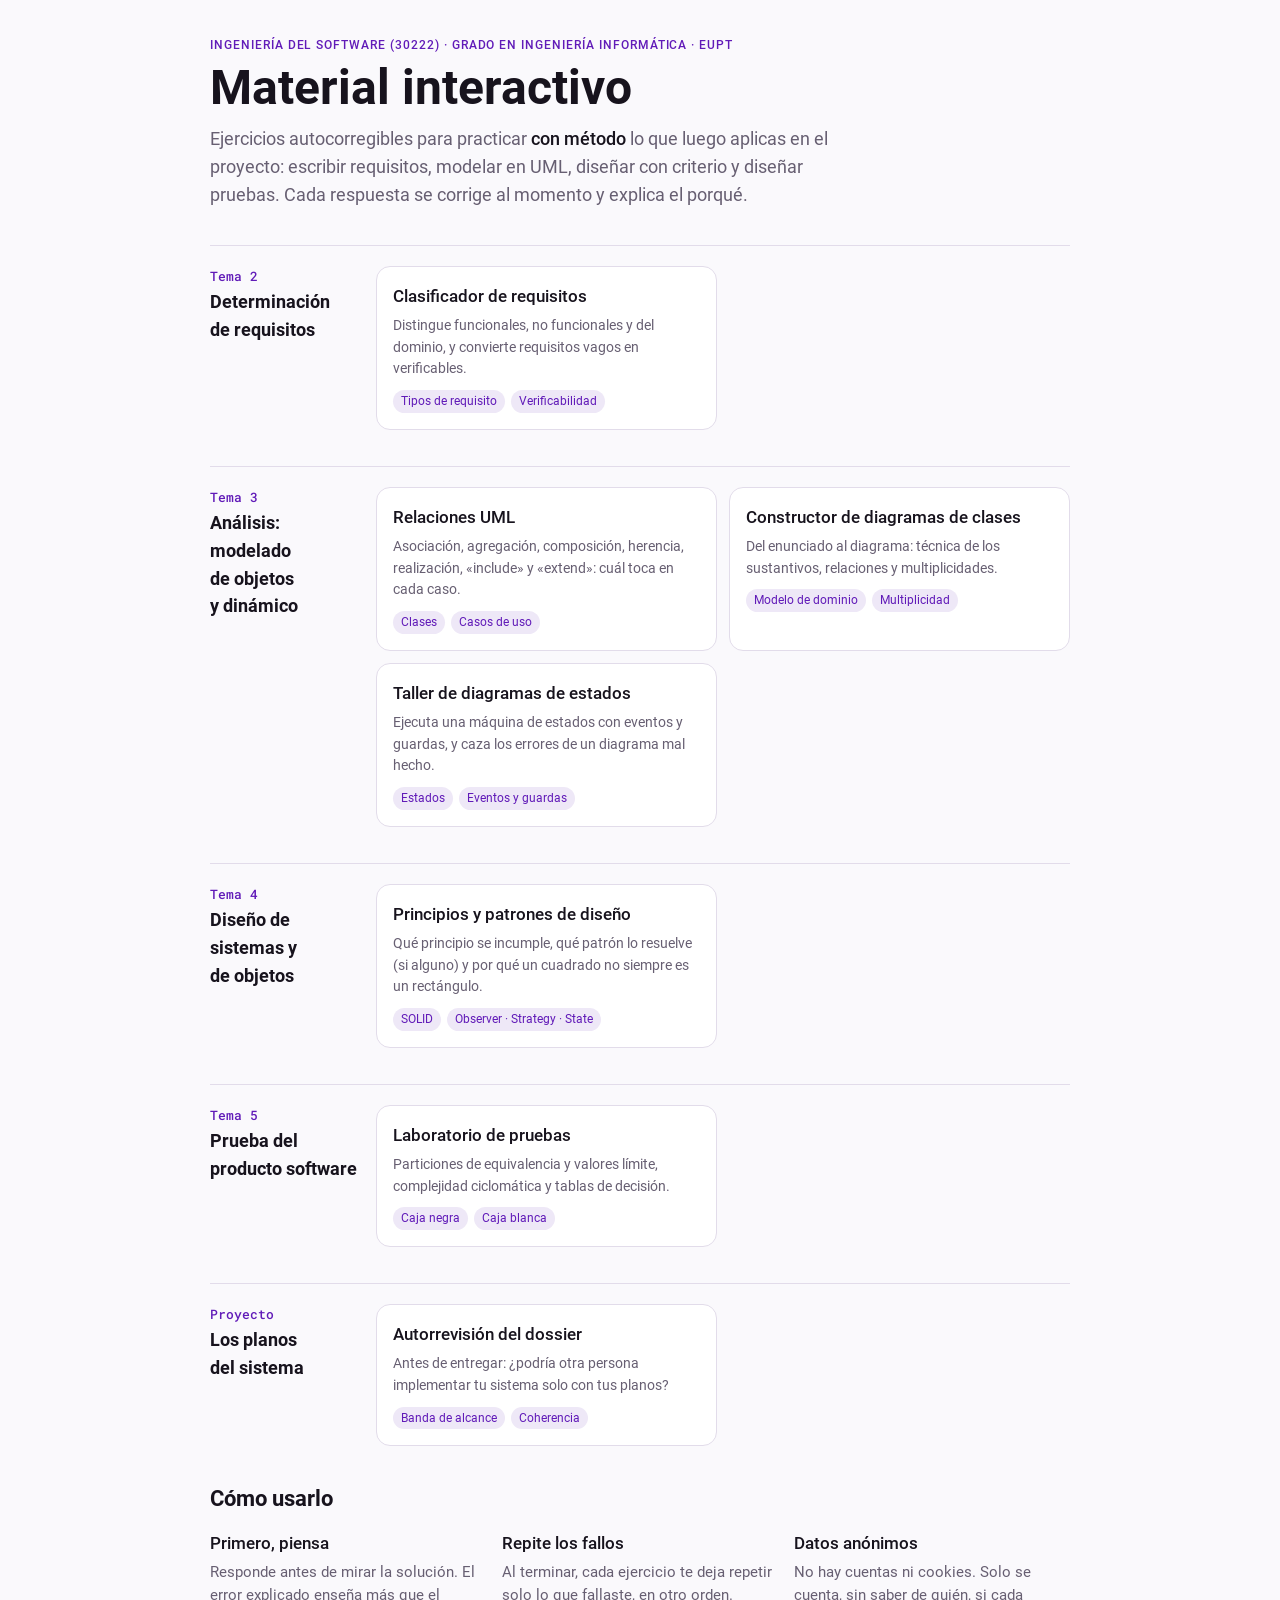
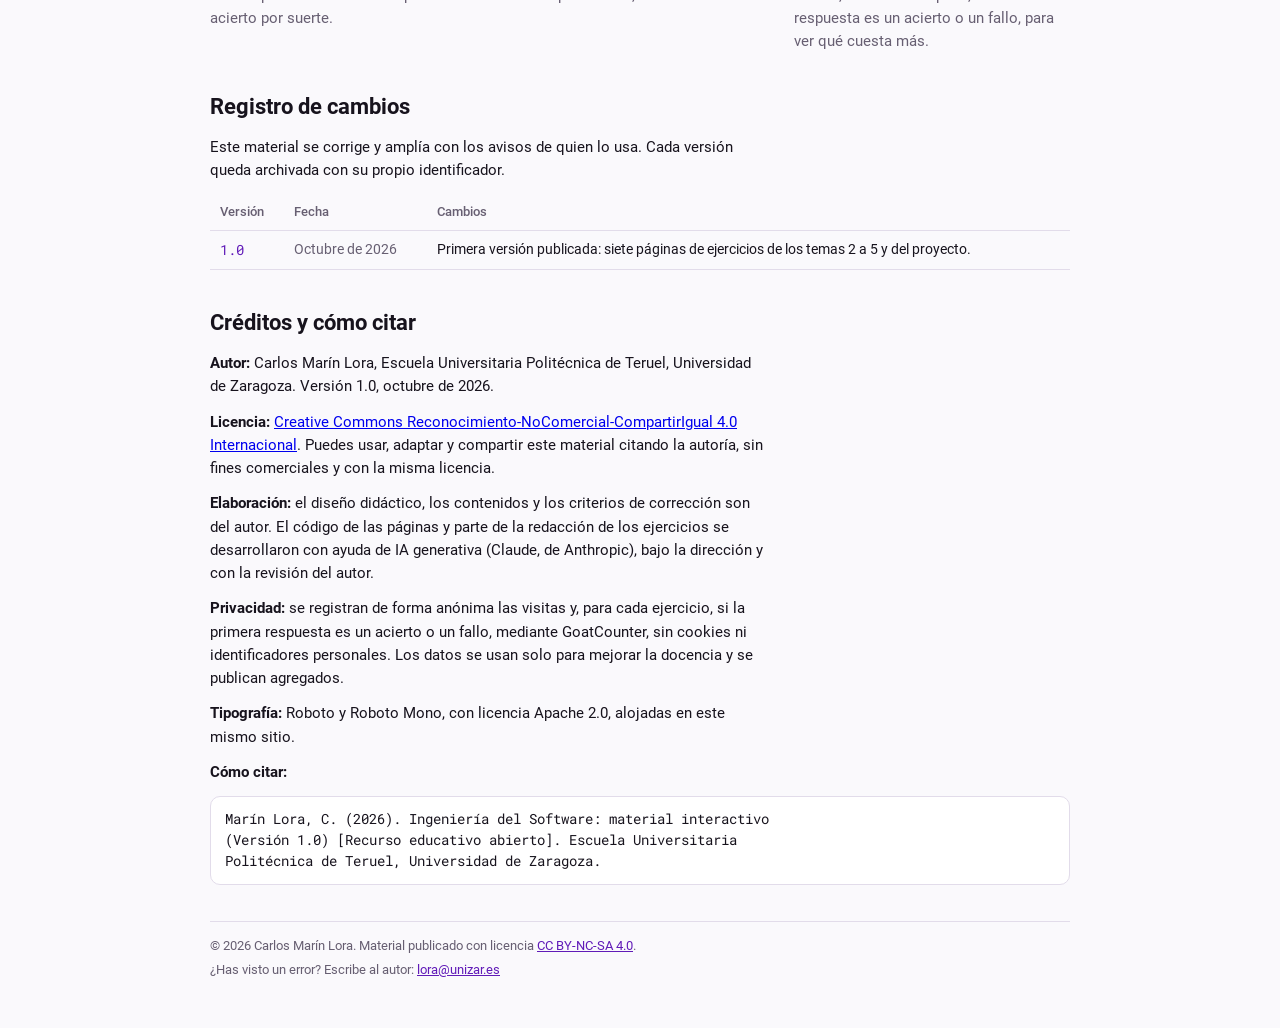
<file: index.html>
<!doctype html>
<html lang="es">
<head>
<meta charset="utf-8">
<meta name="viewport" content="width=device-width, initial-scale=1, viewport-fit=cover">
<title>Ingeniería del Software · Material interactivo</title>
<meta name="description" content="Ejercicios interactivos y autocorregibles de Ingeniería del Software (30222): requisitos, modelado UML, diseño y pruebas. Grado en Ingeniería Informática, EUPT, Universidad de Zaragoza.">
<meta name="author" content="Carlos Marín Lora">
<link rel="license" href="https://creativecommons.org/licenses/by-nc-sa/4.0/">
<link rel="icon" href="assets/favicon.svg" type="image/svg+xml">
<link rel="stylesheet" href="assets/base.css">
<style>
/* Layout: portada en una columna; los recursos se ordenan por tema siguiendo el ciclo de vida, de requisitos a pruebas */
:root{
  --bg:#FAF9FC; --surface:#FFFFFF; --fg:#17131D; --muted:#675F72; --line:#E2DCEA;
  --plum:#611BB8; --on-plum:#FFFFFF; --tint:#EEE8F7;
  --font:'Roboto',system-ui,-apple-system,'Segoe UI',sans-serif;
  --mono:'Roboto Mono',ui-monospace,Menlo,Consolas,monospace;
}
@media (prefers-color-scheme: dark){:root{
  --bg:#131017; --surface:#1C1822; --fg:#ECE8F2; --muted:#A49CAF; --line:#342D3E;
  --plum:#B892F2; --on-plum:#160F20; --tint:#2A2137; color-scheme:dark}}
body{background:var(--bg);color:var(--fg);font-family:var(--font);font-size:16px;line-height:1.55}
.wrap{max-width:860px;margin:0 auto;padding-block:36px 48px;padding-left:max(16px,env(safe-area-inset-left,0px));padding-right:max(16px,env(safe-area-inset-right,0px));display:flex;flex-direction:column;gap:36px}
.eyebrow{font-size:12px;font-weight:500;letter-spacing:.08em;text-transform:uppercase;color:var(--plum)}
h1{font-size:clamp(32px,7vw,48px);line-height:1.05;margin:8px 0 12px;font-weight:700;text-wrap:balance}
h2{font-size:22px;margin:0;text-wrap:balance}
h3{font-size:17px;margin:0;font-weight:500}
.lead{font-size:18px;color:var(--muted);margin:0;max-width:62ch}
.lead strong{color:var(--fg);font-weight:500}
.tema{display:grid;grid-template-columns:150px minmax(0,1fr);gap:16px;border-top:1px solid var(--line);padding-top:20px}
@media (max-width:640px){.tema{grid-template-columns:1fr;gap:10px}}
.tema-h .n{font-family:var(--mono);font-size:13px;color:var(--plum);font-weight:500}
.tema-h h2{font-size:18px;margin-top:2px}
.cards{display:grid;grid-template-columns:repeat(auto-fill,minmax(250px,1fr));gap:12px}
a.res{display:flex;flex-direction:column;gap:6px;padding:16px;border-radius:14px;background:var(--surface);border:1px solid var(--line);color:inherit;text-decoration:none;transition:border-color .15s}
a.res:hover{border-color:var(--plum)}
a.res:focus-visible{outline:2px solid var(--plum);outline-offset:2px}
a.res p{margin:0;font-size:14px;color:var(--muted)}
.tags{display:flex;gap:6px;flex-wrap:wrap;margin-top:4px}
.tags span{font-size:12px;padding:2px 8px;border-radius:999px;background:var(--tint);color:var(--plum)}
.how{display:grid;grid-template-columns:repeat(auto-fit,minmax(220px,1fr));gap:16px}
.how p{margin:4px 0 0;font-size:15px;color:var(--muted)}
.credits{display:flex;flex-direction:column;gap:12px;font-size:15px}
.credits p{margin:0;max-width:70ch}
table.log{border-collapse:collapse;font-size:14px;width:100%}
.log th,.log td{text-align:left;padding:8px 10px;border-bottom:1px solid var(--line);vertical-align:top}
.log th{font-weight:500;color:var(--muted);font-size:13px}
.log td:first-child{font-family:var(--mono);color:var(--plum);white-space:nowrap}
.log td:nth-child(2){white-space:nowrap;color:var(--muted)}
@media (max-width:480px){.log td:nth-child(2){white-space:normal}}
.cite{font-family:var(--mono);font-size:13.5px;background:var(--surface);border:1px solid var(--line);border-radius:10px;padding:12px 14px;overflow-x:auto;margin:0}
@media (prefers-reduced-motion:reduce){a.res{transition:none}}
</style>
</head>
<body>
<div class="wrap">
  <header>
    <div class="eyebrow">Ingeniería del Software (30222) · Grado en Ingeniería Informática · EUPT</div>
    <h1>Material interactivo</h1>
    <p class="lead">Ejercicios autocorregibles para practicar <strong>con método</strong> lo que luego aplicas en el proyecto: escribir requisitos, modelar en UML, diseñar con criterio y diseñar pruebas. Cada respuesta se corrige al momento y explica el porqué.</p>
  </header>

  <section class="tema" aria-labelledby="t2">
    <div class="tema-h"><div class="n">Tema 2</div><h2 id="t2">Determinación de requisitos</h2></div>
    <div class="cards">
      <a class="res" href="t2-clasificador-requisitos.html"><h3>Clasificador de requisitos</h3><p>Distingue funcionales, no funcionales y del dominio, y convierte requisitos vagos en verificables.</p><div class="tags"><span>Tipos de requisito</span><span>Verificabilidad</span></div></a>
    </div>
  </section>

  <section class="tema" aria-labelledby="t3">
    <div class="tema-h"><div class="n">Tema 3</div><h2 id="t3">Análisis: modelado de objetos y dinámico</h2></div>
    <div class="cards">
      <a class="res" href="t3-relaciones-uml.html"><h3>Relaciones UML</h3><p>Asociación, agregación, composición, herencia, realización, «include» y «extend»: cuál toca en cada caso.</p><div class="tags"><span>Clases</span><span>Casos de uso</span></div></a>
      <a class="res" href="t3-constructor-clases.html"><h3>Constructor de diagramas de clases</h3><p>Del enunciado al diagrama: técnica de los sustantivos, relaciones y multiplicidades.</p><div class="tags"><span>Modelo de dominio</span><span>Multiplicidad</span></div></a>
      <a class="res" href="t3-taller-estados.html"><h3>Taller de diagramas de estados</h3><p>Ejecuta una máquina de estados con eventos y guardas, y caza los errores de un diagrama mal hecho.</p><div class="tags"><span>Estados</span><span>Eventos y guardas</span></div></a>
    </div>
  </section>

  <section class="tema" aria-labelledby="t4">
    <div class="tema-h"><div class="n">Tema 4</div><h2 id="t4">Diseño de sistemas y de objetos</h2></div>
    <div class="cards">
      <a class="res" href="t4-principios-patrones.html"><h3>Principios y patrones de diseño</h3><p>Qué principio se incumple, qué patrón lo resuelve (si alguno) y por qué un cuadrado no siempre es un rectángulo.</p><div class="tags"><span>SOLID</span><span>Observer · Strategy · State</span></div></a>
    </div>
  </section>

  <section class="tema" aria-labelledby="t5">
    <div class="tema-h"><div class="n">Tema 5</div><h2 id="t5">Prueba del producto software</h2></div>
    <div class="cards">
      <a class="res" href="t5-laboratorio-pruebas.html"><h3>Laboratorio de pruebas</h3><p>Particiones de equivalencia y valores límite, complejidad ciclomática y tablas de decisión.</p><div class="tags"><span>Caja negra</span><span>Caja blanca</span></div></a>
    </div>
  </section>

  <section class="tema" aria-labelledby="pr">
    <div class="tema-h"><div class="n">Proyecto</div><h2 id="pr">Los planos del sistema</h2></div>
    <div class="cards">
      <a class="res" href="proyecto-autorrevision.html"><h3>Autorrevisión del dossier</h3><p>Antes de entregar: ¿podría otra persona implementar tu sistema solo con tus planos?</p><div class="tags"><span>Banda de alcance</span><span>Coherencia</span></div></a>
    </div>
  </section>

  <section aria-labelledby="uso" style="display:flex;flex-direction:column;gap:14px">
    <h2 id="uso">Cómo usarlo</h2>
    <div class="how">
      <div><h3>Primero, piensa</h3><p>Responde antes de mirar la solución. El error explicado enseña más que el acierto por suerte.</p></div>
      <div><h3>Repite los fallos</h3><p>Al terminar, cada ejercicio te deja repetir solo lo que fallaste, en otro orden.</p></div>
      <div><h3>Datos anónimos</h3><p>No hay cuentas ni cookies. Solo se cuenta, sin saber de quién, si cada respuesta es un acierto o un fallo, para ver qué cuesta más.</p></div>
    </div>
  </section>

  <section id="cambios" aria-labelledby="camb" class="credits">
    <h2 id="camb">Registro de cambios</h2>
    <p>Este material se corrige y amplía con los avisos de quien lo usa. Cada versión queda archivada con su propio identificador.</p>
    <table class="log">
      <thead><tr><th scope="col">Versión</th><th scope="col">Fecha</th><th scope="col">Cambios</th></tr></thead>
      <tbody>
        <tr><td>1.0</td><td>Octubre de 2026</td><td>Primera versión publicada: siete páginas de ejercicios de los temas 2 a 5 y del proyecto.</td></tr>
      </tbody>
    </table>
  </section>

  <section id="creditos" aria-labelledby="cred" class="credits">
    <h2 id="cred">Créditos y cómo citar</h2>
    <p><strong>Autor:</strong> Carlos Marín Lora, Escuela Universitaria Politécnica de Teruel, Universidad de Zaragoza. Versión 1.0, octubre de 2026.</p>
    <p><strong>Licencia:</strong> <a href="https://creativecommons.org/licenses/by-nc-sa/4.0/deed.es" rel="license">Creative Commons Reconocimiento-NoComercial-CompartirIgual 4.0 Internacional</a>. Puedes usar, adaptar y compartir este material citando la autoría, sin fines comerciales y con la misma licencia.</p>
    <p><strong>Elaboración:</strong> el diseño didáctico, los contenidos y los criterios de corrección son del autor. El código de las páginas y parte de la redacción de los ejercicios se desarrollaron con ayuda de IA generativa (Claude, de Anthropic), bajo la dirección y con la revisión del autor.</p>
    <p><strong>Privacidad:</strong> se registran de forma anónima las visitas y, para cada ejercicio, si la primera respuesta es un acierto o un fallo, mediante GoatCounter, sin cookies ni identificadores personales. Los datos se usan solo para mejorar la docencia y se publican agregados.</p>
    <p><strong>Tipografía:</strong> Roboto y Roboto Mono, con licencia Apache 2.0, alojadas en este mismo sitio.</p>
    <p><strong>Cómo citar:</strong></p>
    <pre class="cite">Marín Lora, C. (2026). Ingeniería del Software: material interactivo
(Versión 1.0) [Recurso educativo abierto]. Escuela Universitaria
Politécnica de Teruel, Universidad de Zaragoza.</pre>
    <!-- Tras la primera versión en Zenodo, añadir aquí: <p><strong>DOI:</strong> <a href="https://doi.org/10.5281/zenodo.XXXXXXX">10.5281/zenodo.XXXXXXX</a></p> y añadir el DOI al final de la cita. -->
  </section>

  <footer class="site"><p>© 2026 Carlos Marín Lora. Material publicado con licencia <a href="https://creativecommons.org/licenses/by-nc-sa/4.0/deed.es" rel="license">CC BY-NC-SA 4.0</a>.</p></footer>
</div>
<script src="assets/metricas.js"></script>
</body>
</html>
</file>
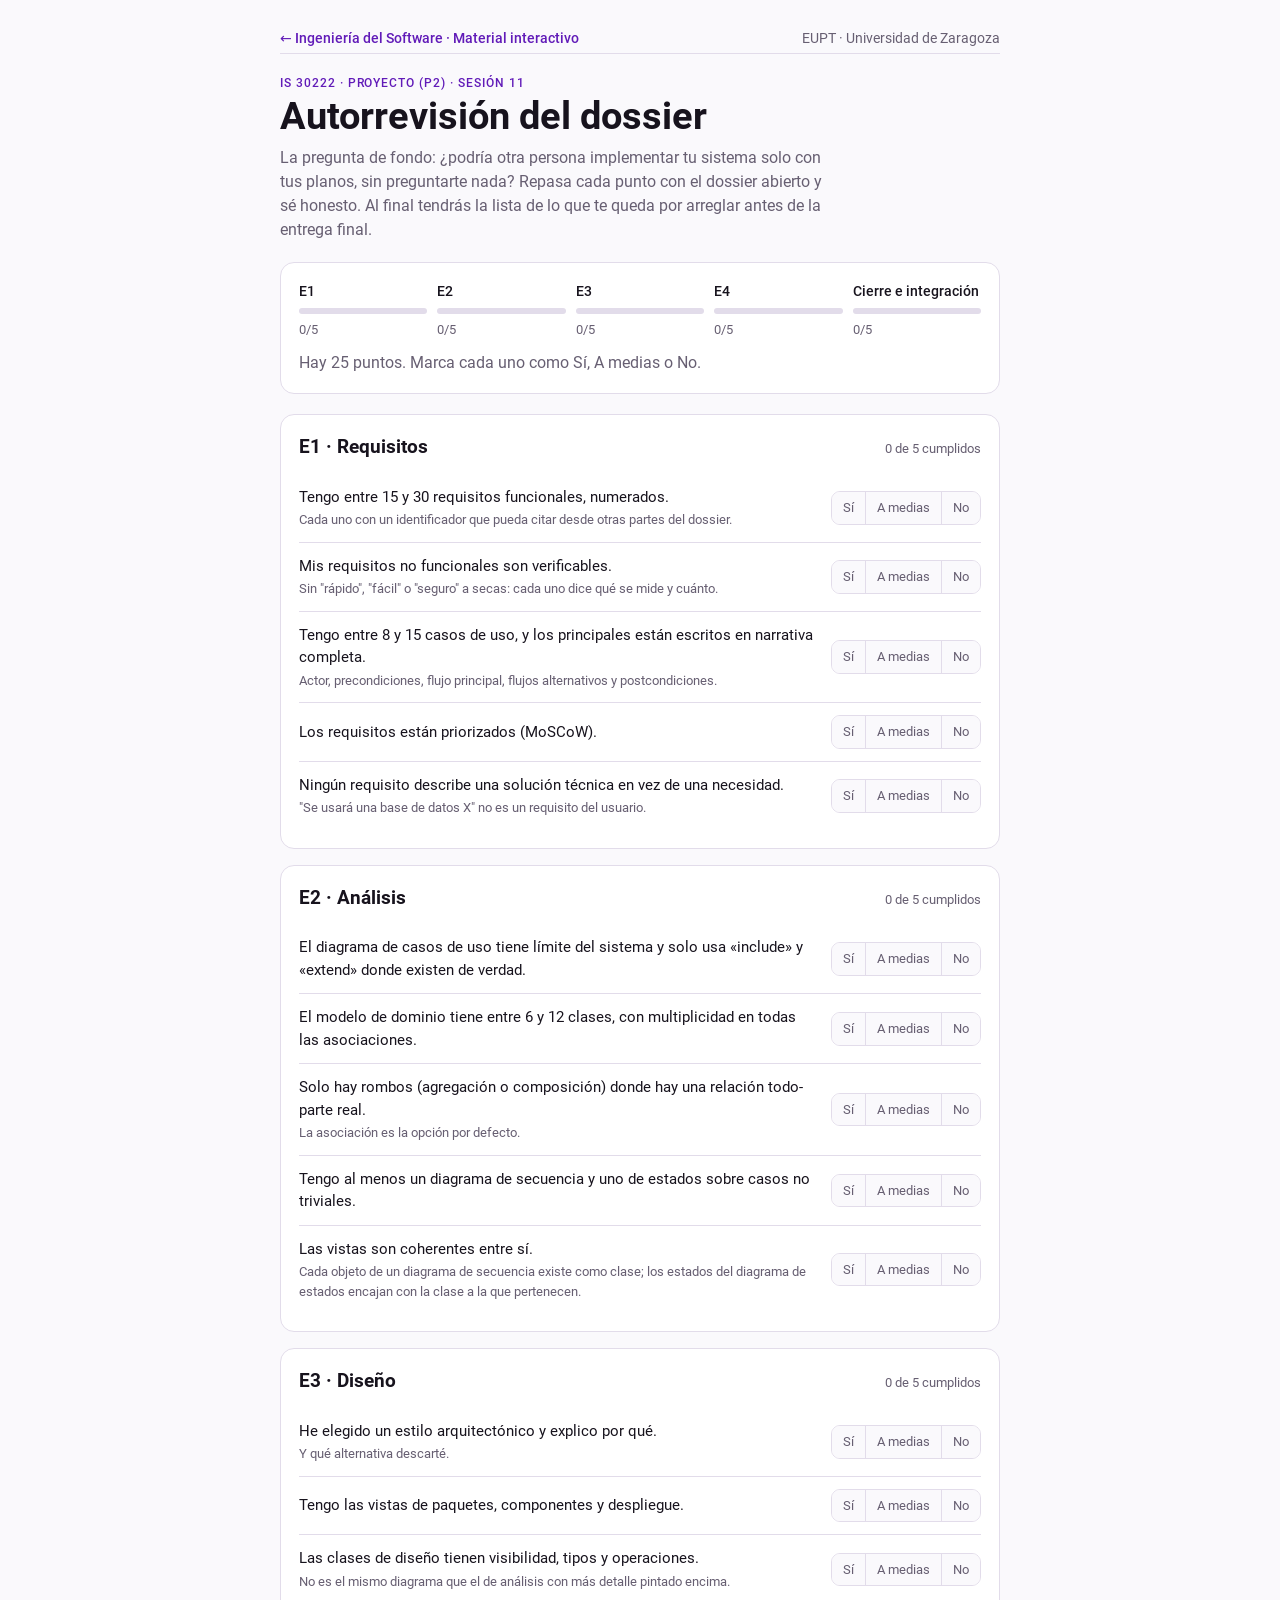
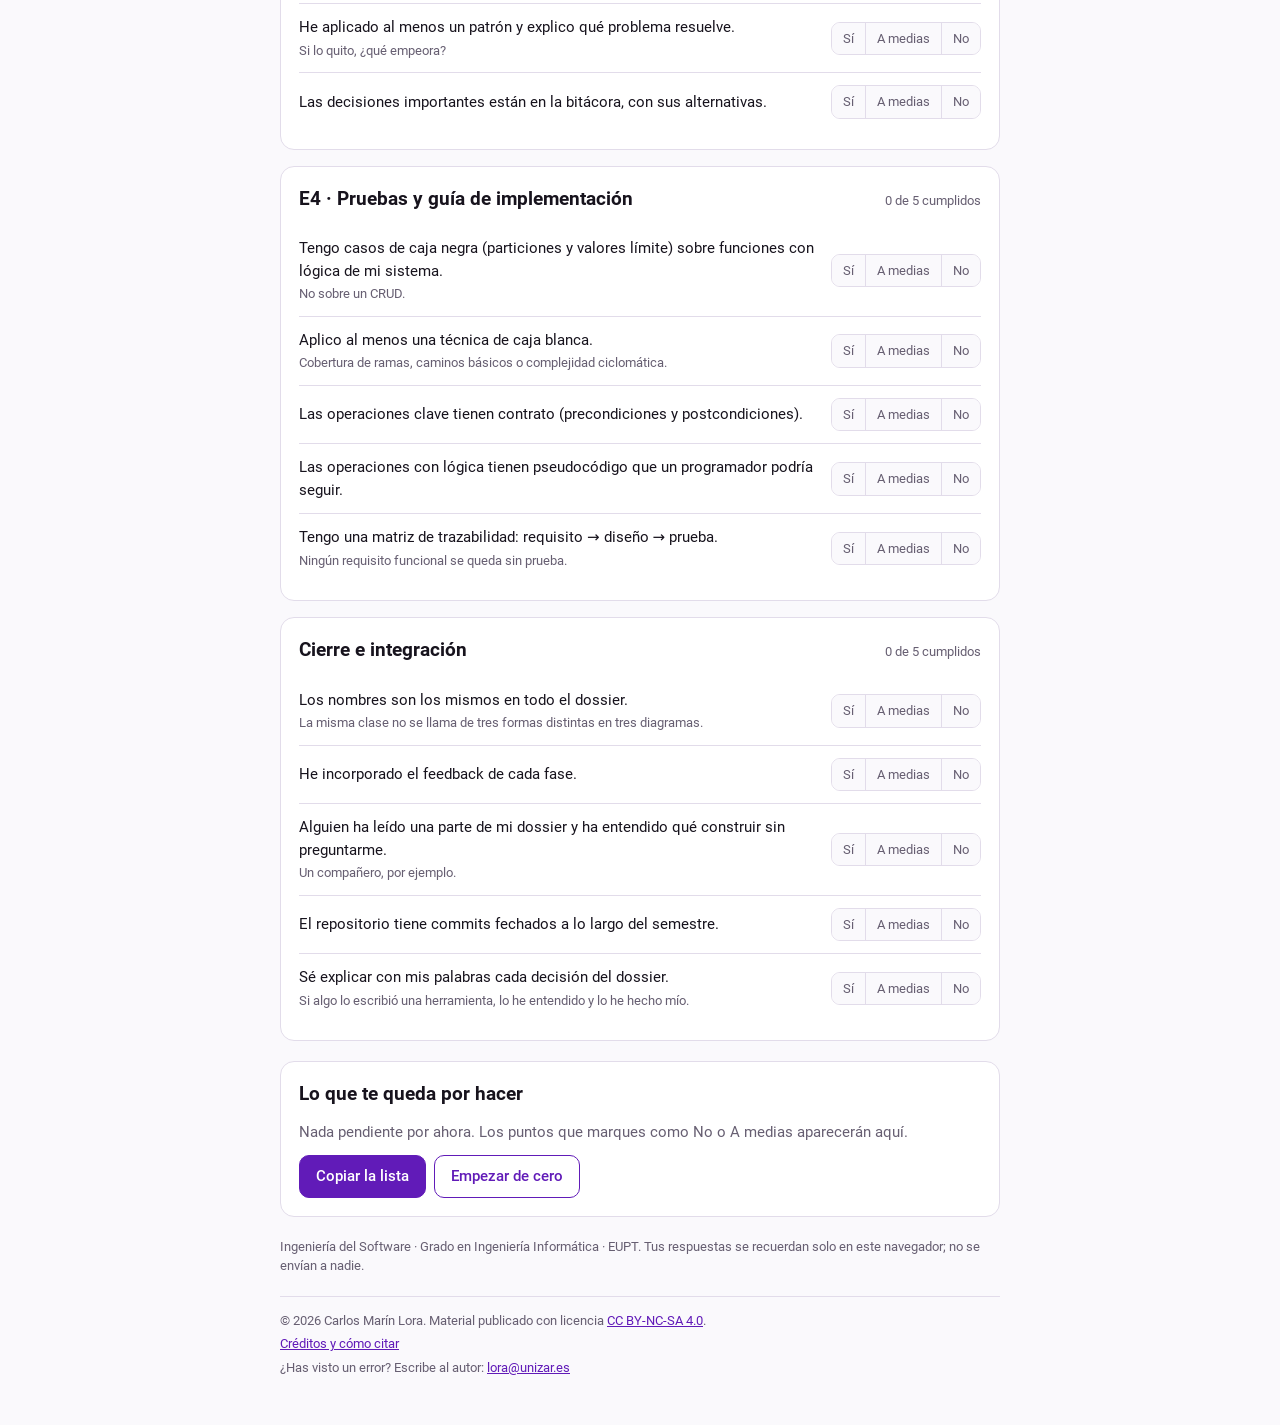
<file: proyecto-autorrevision.html>
<!doctype html>
<html lang="es">
<head>
<meta charset="utf-8">
<meta name="viewport" content="width=device-width, initial-scale=1, viewport-fit=cover">
<title>Autorrevisión del dossier · IS 30222</title>
<meta name="description" content="Lista de comprobación para revisar el dossier del proyecto antes de entregarlo.">
<meta name="author" content="Carlos Marín Lora">
<link rel="license" href="https://creativecommons.org/licenses/by-nc-sa/4.0/">
<link rel="icon" href="assets/favicon.svg" type="image/svg+xml">
<link rel="stylesheet" href="assets/base.css">
<style>
/* Layout: lista de comprobación por fases del dossier, con un resumen arriba que se actualiza y una lista de tareas pendientes al final */
:root{
  --bg:#FAF9FC; --surface:#FFFFFF; --fg:#17131D; --muted:#675F72; --line:#E2DCEA;
  --plum:#611BB8; --on-plum:#FFFFFF; --tint:#EEE8F7;
  --ok:#1D7148; --ok-bg:#E4F3EA; --ko:#B3261E; --ko-bg:#FBE9E7; --warn:#8A5A00; --warn-bg:#FBF0D9;
  --font:'Roboto',system-ui,-apple-system,'Segoe UI',sans-serif;
  --mono:'Roboto Mono',ui-monospace,Menlo,Consolas,monospace;
}
@media (prefers-color-scheme: dark){:root:not([data-theme="light"]){
  --bg:#131017; --surface:#1C1822; --fg:#ECE8F2; --muted:#A49CAF; --line:#342D3E;
  --plum:#B892F2; --on-plum:#160F20; --tint:#2A2137;
  --ok:#7DD8A8; --ok-bg:#15301F; --ko:#F39A92; --ko-bg:#3B1B19; --warn:#F0C46A; --warn-bg:#3A2C0F; color-scheme:dark}}
:root[data-theme="dark"]{
  --bg:#131017; --surface:#1C1822; --fg:#ECE8F2; --muted:#A49CAF; --line:#342D3E;
  --plum:#B892F2; --on-plum:#160F20; --tint:#2A2137;
  --ok:#7DD8A8; --ok-bg:#15301F; --ko:#F39A92; --ko-bg:#3B1B19; --warn:#F0C46A; --warn-bg:#3A2C0F; color-scheme:dark}

body{background:var(--bg);color:var(--fg);font-family:var(--font);font-size:16px;line-height:1.5}
.wrap{max-width:720px;margin:0 auto;padding-block:28px 48px;padding-left:max(16px,env(safe-area-inset-left,0px));padding-right:max(16px,env(safe-area-inset-right,0px));display:flex;flex-direction:column;gap:20px}
.eyebrow{font-size:12px;font-weight:500;letter-spacing:.08em;text-transform:uppercase;color:var(--plum)}
h1{font-size:clamp(28px,6vw,38px);line-height:1.1;margin:4px 0 8px;font-weight:700;text-wrap:balance}
h2{font-size:19px;margin:0;text-wrap:balance}
.intro,.muted{color:var(--muted);margin:0;max-width:62ch}
.card{background:var(--surface);border:1px solid var(--line);border-radius:14px;padding:18px;display:flex;flex-direction:column;gap:12px;min-width:0}

.sum{display:grid;grid-template-columns:repeat(auto-fit,minmax(120px,1fr));gap:10px}
.ph{display:flex;flex-direction:column;gap:6px;font-size:13px}
.ph b{font-weight:500;font-size:14px}
.ph .n{font-variant-numeric:tabular-nums;color:var(--muted)}
.meter{height:6px;border-radius:6px;background:var(--line);overflow:hidden;display:flex}
.meter i{display:block;height:100%}
.meter .y{background:var(--ok)} .meter .p{background:var(--warn)} .meter .x{background:var(--ko)}

.phase-head{display:flex;justify-content:space-between;align-items:baseline;gap:10px;flex-wrap:wrap}
.phase-head span{font-size:13px;color:var(--muted)}
.items{list-style:none;margin:0;padding:0;display:flex;flex-direction:column}
.item{display:flex;gap:12px;justify-content:space-between;align-items:center;padding:12px 0;border-top:1px solid var(--line);flex-wrap:wrap}
.item:first-child{border-top:0}
.item p{margin:0;font-size:15px;flex:1 1 280px;min-width:0}
.item p small{display:block;color:var(--muted);font-size:13px;margin-top:2px}
.tri{display:flex;border:1px solid var(--line);border-radius:9px;overflow:hidden;flex:none}
.tri button{font:inherit;font-size:13px;padding:6px 11px;border:0;background:var(--bg);color:var(--muted);cursor:pointer}
.tri button+button{border-left:1px solid var(--line)}
.tri button[aria-pressed="true"][data-v="y"]{background:var(--ok-bg);color:var(--ok);font-weight:500}
.tri button[aria-pressed="true"][data-v="p"]{background:var(--warn-bg);color:var(--warn);font-weight:500}
.tri button[aria-pressed="true"][data-v="x"]{background:var(--ko-bg);color:var(--ko);font-weight:500}
button:focus-visible{outline:2px solid var(--plum);outline-offset:2px}

.todo{margin:0;padding-left:20px;display:flex;flex-direction:column;gap:6px;font-size:15px}
.todo li span{font-size:12px;font-weight:500;letter-spacing:.04em;text-transform:uppercase;margin-right:6px}
.todo li.x span{color:var(--ko)} .todo li.p span{color:var(--warn)}
.row{display:flex;gap:8px;flex-wrap:wrap;align-items:center}
.btn{font:inherit;font-size:15px;font-weight:500;padding:9px 16px;border-radius:10px;border:1px solid var(--plum);background:var(--plum);color:var(--on-plum);cursor:pointer}
.btn.ghost{background:transparent;color:var(--plum)}
.copied{font-size:14px;color:var(--ok)}
textarea{width:100%;min-height:120px;font-family:var(--mono);font-size:13px;border-radius:10px;border:1px solid var(--line);background:var(--bg);color:var(--fg);padding:10px;box-sizing:border-box}
.foot{font-size:13px;color:var(--muted);margin:0}
</style>
</head>
<body>
<div class="wrap">
  <nav class="site" aria-label="Navegación"><a href="index.html">← Ingeniería del Software · Material interactivo</a><span>EUPT · Universidad de Zaragoza</span></nav>
  <header>
    <div class="eyebrow">IS 30222 · Proyecto (P2) · Sesión 11</div>
    <h1>Autorrevisión del dossier</h1>
    <p class="intro">La pregunta de fondo: ¿podría otra persona implementar tu sistema solo con tus planos, sin preguntarte nada? Repasa cada punto con el dossier abierto y sé honesto. Al final tendrás la lista de lo que te queda por arreglar antes de la entrega final.</p>
  </header>

  <section class="card" aria-label="Resumen">
    <div class="sum" id="sum"></div>
    <p class="muted" id="sumtxt"></p>
  </section>

  <div id="phases" style="display:flex;flex-direction:column;gap:16px"></div>

  <section class="card">
    <h2>Lo que te queda por hacer</h2>
    <ol class="todo" id="todo"></ol>
    <div class="row">
      <button type="button" class="btn" id="copy">Copiar la lista</button>
      <button type="button" class="btn ghost" id="clear">Empezar de cero</button>
      <span class="copied" id="copied" hidden>Copiada.</span>
    </div>
    <textarea id="copytxt" readonly hidden aria-label="Lista para copiar"></textarea>
  </section>

  <p class="foot">Ingeniería del Software · Grado en Ingeniería Informática · EUPT. Tus respuestas se recuerdan solo en este navegador; no se envían a nadie.</p>
  <footer class="site"><p>© 2026 Carlos Marín Lora. Material publicado con licencia <a href="https://creativecommons.org/licenses/by-nc-sa/4.0/deed.es" rel="license">CC BY-NC-SA 4.0</a>.</p><p><a href="index.html#creditos">Créditos y cómo citar</a></p></footer>
</div>

<script src="assets/metricas.js"></script>
<script>
const PH=[
 {k:'e1',t:'E1 · Requisitos',items:[
  ['Tengo entre 15 y 30 requisitos funcionales, numerados.','Cada uno con un identificador que pueda citar desde otras partes del dossier.'],
  ['Mis requisitos no funcionales son verificables.','Sin "rápido", "fácil" o "seguro" a secas: cada uno dice qué se mide y cuánto.'],
  ['Tengo entre 8 y 15 casos de uso, y los principales están escritos en narrativa completa.','Actor, precondiciones, flujo principal, flujos alternativos y postcondiciones.'],
  ['Los requisitos están priorizados (MoSCoW).',''],
  ['Ningún requisito describe una solución técnica en vez de una necesidad.','"Se usará una base de datos X" no es un requisito del usuario.']]},
 {k:'e2',t:'E2 · Análisis',items:[
  ['El diagrama de casos de uso tiene límite del sistema y solo usa «include» y «extend» donde existen de verdad.',''],
  ['El modelo de dominio tiene entre 6 y 12 clases, con multiplicidad en todas las asociaciones.',''],
  ['Solo hay rombos (agregación o composición) donde hay una relación todo-parte real.','La asociación es la opción por defecto.'],
  ['Tengo al menos un diagrama de secuencia y uno de estados sobre casos no triviales.',''],
  ['Las vistas son coherentes entre sí.','Cada objeto de un diagrama de secuencia existe como clase; los estados del diagrama de estados encajan con la clase a la que pertenecen.']]},
 {k:'e3',t:'E3 · Diseño',items:[
  ['He elegido un estilo arquitectónico y explico por qué.','Y qué alternativa descarté.'],
  ['Tengo las vistas de paquetes, componentes y despliegue.',''],
  ['Las clases de diseño tienen visibilidad, tipos y operaciones.','No es el mismo diagrama que el de análisis con más detalle pintado encima.'],
  ['He aplicado al menos un patrón y explico qué problema resuelve.','Si lo quito, ¿qué empeora?'],
  ['Las decisiones importantes están en la bitácora, con sus alternativas.','']]},
 {k:'e4',t:'E4 · Pruebas y guía de implementación',items:[
  ['Tengo casos de caja negra (particiones y valores límite) sobre funciones con lógica de mi sistema.','No sobre un CRUD.'],
  ['Aplico al menos una técnica de caja blanca.','Cobertura de ramas, caminos básicos o complejidad ciclomática.'],
  ['Las operaciones clave tienen contrato (precondiciones y postcondiciones).',''],
  ['Las operaciones con lógica tienen pseudocódigo que un programador podría seguir.',''],
  ['Tengo una matriz de trazabilidad: requisito → diseño → prueba.','Ningún requisito funcional se queda sin prueba.']]},
 {k:'int',t:'Cierre e integración',items:[
  ['Los nombres son los mismos en todo el dossier.','La misma clase no se llama de tres formas distintas en tres diagramas.'],
  ['He incorporado el feedback de cada fase.',''],
  ['Alguien ha leído una parte de mi dossier y ha entendido qué construir sin preguntarme.','Un compañero, por ejemplo.'],
  ['El repositorio tiene commits fechados a lo largo del semestre.',''],
  ['Sé explicar con mis palabras cada decisión del dossier.','Si algo lo escribió una herramienta, lo he entendido y lo he hecho mío.']]}
];
const KEY='is30222-autorrevision-v1';
let st={};
try{ st=JSON.parse(localStorage.getItem(KEY)||'{}')||{}; }catch(e){ st={}; }
function save(){ try{ localStorage.setItem(KEY,JSON.stringify(st)); }catch(e){} }
const LBL={y:'Sí',p:'A medias',x:'No'};

function renderPhases(){
  document.getElementById('phases').innerHTML=PH.map(ph=>`<section class="card" id="ph-${ph.k}">
    <div class="phase-head"><h2>${ph.t}</h2><span id="cnt-${ph.k}"></span></div>
    <ul class="items">${ph.items.map((it,i)=>{ const id=ph.k+'-'+i, v=st[id];
      return `<li class="item"><p>${it[0]}${it[1]?`<small>${it[1]}</small>`:''}</p>
        <div class="tri" role="group" aria-label="Respuesta">${['y','p','x'].map(o=>`<button type="button" id="b-${id}-${o}" data-id="${id}" data-v="${o}" aria-pressed="${v===o}">${LBL[o]}</button>`).join('')}</div></li>`; }).join('')}</ul></section>`).join('');
  document.querySelectorAll('.tri button').forEach(b=>b.addEventListener('click',()=>{
    const id=b.dataset.id; st[id]= st[id]===b.dataset.v?undefined:b.dataset.v; if(st[id]===undefined) delete st[id];
    save(); b.parentElement.querySelectorAll('button').forEach(x=>x.setAttribute('aria-pressed',st[id]===x.dataset.v)); update();
  }));
}
function update(){
  let tot=0, yes=0, ans=0; const todo=[];
  document.getElementById('sum').innerHTML=PH.map(ph=>{
    let y=0,p=0,x=0; ph.items.forEach((it,i)=>{ const v=st[ph.k+'-'+i]; if(v==='y')y++; if(v==='p'){p++;todo.push(['p',ph.t,it[0]]);} if(v==='x'){x++;todo.push(['x',ph.t,it[0]]);} });
    const n=ph.items.length; tot+=n; yes+=y; ans+=y+p+x;
    document.getElementById('cnt-'+ph.k).textContent=`${y} de ${n} cumplidos`;
    return `<div class="ph"><b>${ph.t.split(' · ')[0]}</b><div class="meter" aria-hidden="true"><i class="y" style="width:${100*y/n}%"></i><i class="p" style="width:${100*p/n}%"></i><i class="x" style="width:${100*x/n}%"></i></div><span class="n">${y}/${n}</span></div>`;
  }).join('');
  document.getElementById('sumtxt').textContent= ans===0 ? `Hay ${tot} puntos. Marca cada uno como Sí, A medias o No.`
    : yes===tot ? 'Todo cumplido. Haz una última lectura de principio a fin pensando en quien tiene que implementarlo.'
    : `${yes} de ${tot} puntos cumplidos${ans<tot?`, ${tot-ans} sin revisar`:''}.`;
  todo.sort((a,b)=>a[0]===b[0]?0:a[0]==='x'?-1:1);
  document.getElementById('todo').innerHTML= todo.length ? todo.map(t=>`<li class="${t[0]}"><span>${t[0]==='x'?'Falta':'Mejorar'}</span>${t[2]} <span style="color:var(--muted);text-transform:none;letter-spacing:0;font-weight:400">(${t[1].split(' · ')[0]})</span></li>`).join('')
    : '<li style="list-style:none;margin-left:-20px;color:var(--muted)">Nada pendiente por ahora. Los puntos que marques como No o A medias aparecerán aquí.</li>';
  window._todoTxt=todo.map(t=>`- [${t[0]==='x'?'Falta':'Mejorar'}] ${t[2]} (${t[1].split(' · ')[0]})`).join('\n');
}
document.getElementById('copy').addEventListener('click',()=>{
  const txt=window._todoTxt||''; const ta=document.getElementById('copytxt');
  const fallback=()=>{ ta.value=txt; ta.hidden=false; ta.focus(); ta.select(); };
  try{ navigator.clipboard.writeText(txt).then(()=>{ const c=document.getElementById('copied'); c.hidden=false; setTimeout(()=>c.hidden=true,2000); },fallback); }catch(e){ fallback(); }
});
let armed=false;
document.getElementById('clear').addEventListener('click',e=>{
  const b=e.currentTarget;
  if(!armed){ armed=true; b.textContent='Pulsa otra vez para borrar todo'; setTimeout(()=>{armed=false;b.textContent='Empezar de cero';},4000); return; }
  armed=false; b.textContent='Empezar de cero';
  st={}; save(); renderPhases(); update(); document.getElementById('copytxt').hidden=true; });
renderPhases(); update();
</script>
</body>
</html>
</file>
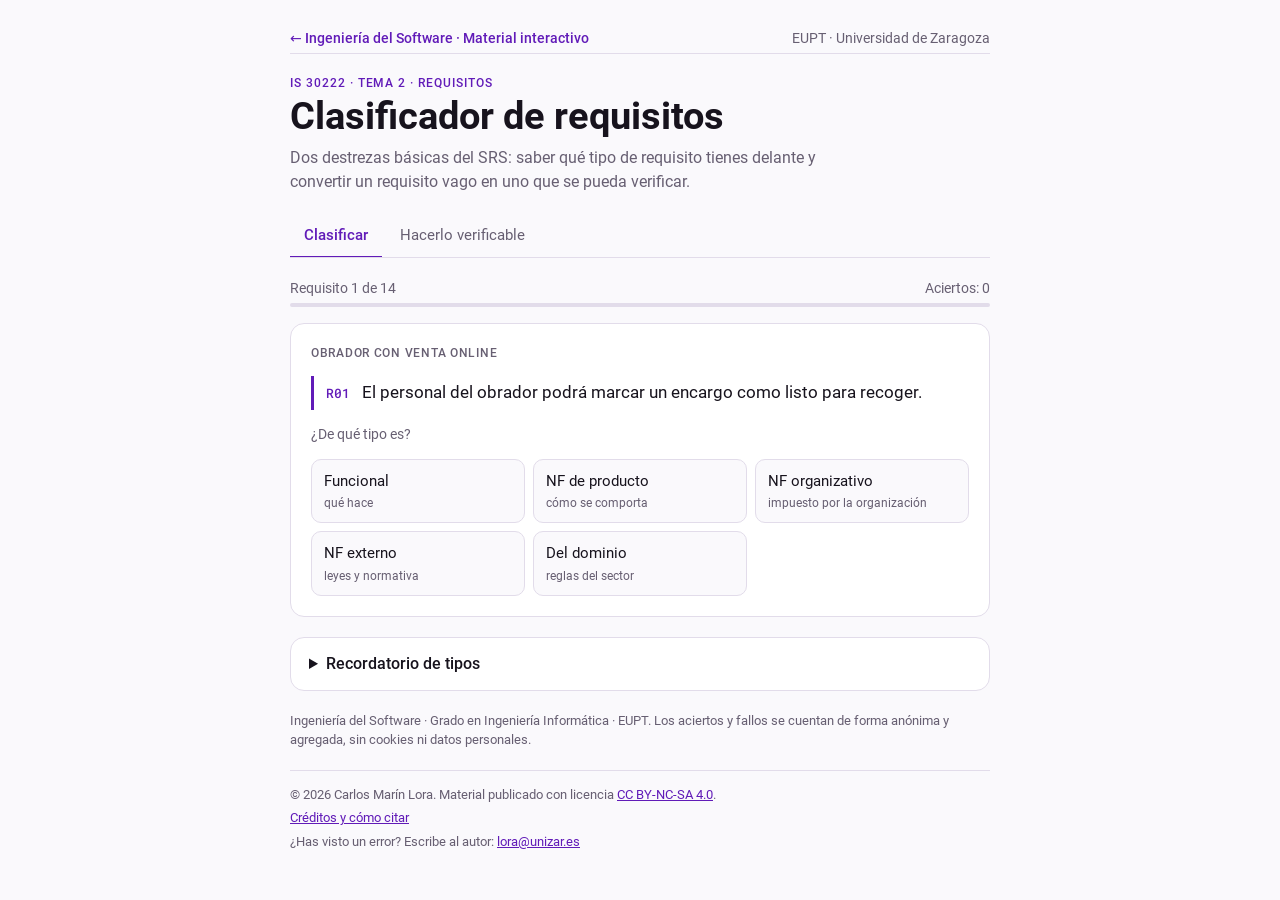
<file: t2-clasificador-requisitos.html>
<!doctype html>
<html lang="es">
<head>
<meta charset="utf-8">
<meta name="viewport" content="width=device-width, initial-scale=1, viewport-fit=cover">
<title>Clasificador de requisitos · IS 30222</title>
<meta name="description" content="Clasificar requisitos y convertir requisitos vagos en requisitos verificables.">
<meta name="author" content="Carlos Marín Lora">
<link rel="license" href="https://creativecommons.org/licenses/by-nc-sa/4.0/">
<link rel="icon" href="assets/favicon.svg" type="image/svg+xml">
<link rel="stylesheet" href="assets/base.css">
<style>
/* Layout: una columna con dos pestañas de ejercicio (clasificar y reescribir); cada requisito se presenta como una ficha numerada de SRS */
:root{
  --bg:#FAF9FC; --surface:#FFFFFF; --fg:#17131D; --muted:#675F72; --line:#E2DCEA;
  --plum:#611BB8; --on-plum:#FFFFFF; --tint:#EEE8F7;
  --ok:#1D7148; --ok-bg:#E4F3EA; --ko:#B3261E; --ko-bg:#FBE9E7; --warn:#8A5A00; --warn-bg:#FBF0D9;
  --font:'Roboto',system-ui,-apple-system,'Segoe UI',sans-serif;
  --mono:'Roboto Mono',ui-monospace,Menlo,Consolas,monospace;
}
@media (prefers-color-scheme: dark){:root:not([data-theme="light"]){
  --bg:#131017; --surface:#1C1822; --fg:#ECE8F2; --muted:#A49CAF; --line:#342D3E;
  --plum:#B892F2; --on-plum:#160F20; --tint:#2A2137;
  --ok:#7DD8A8; --ok-bg:#15301F; --ko:#F39A92; --ko-bg:#3B1B19; --warn:#F0C46A; --warn-bg:#3A2C0F; color-scheme:dark}}
:root[data-theme="dark"]{
  --bg:#131017; --surface:#1C1822; --fg:#ECE8F2; --muted:#A49CAF; --line:#342D3E;
  --plum:#B892F2; --on-plum:#160F20; --tint:#2A2137;
  --ok:#7DD8A8; --ok-bg:#15301F; --ko:#F39A92; --ko-bg:#3B1B19; --warn:#F0C46A; --warn-bg:#3A2C0F; color-scheme:dark}

body{background:var(--bg);color:var(--fg);font-family:var(--font);font-size:16px;line-height:1.5}
.wrap{max-width:700px;margin:0 auto;padding-block:28px 48px;padding-left:max(16px,env(safe-area-inset-left,0px));padding-right:max(16px,env(safe-area-inset-right,0px));display:flex;flex-direction:column;gap:20px}
.eyebrow{font-size:12px;font-weight:500;letter-spacing:.08em;text-transform:uppercase;color:var(--plum)}
h1{font-size:clamp(28px,6vw,38px);line-height:1.1;margin:4px 0 8px;font-weight:700;text-wrap:balance}
.intro,.muted{color:var(--muted);margin:0;max-width:62ch}
.tabs{display:flex;gap:4px;border-bottom:1px solid var(--line);overflow-x:auto}
.tabs button{font:inherit;font-size:15px;padding:10px 14px;border:0;background:none;color:var(--muted);cursor:pointer;border-bottom:2px solid transparent;margin-bottom:-1px;white-space:nowrap}
.tabs button[aria-selected="true"]{color:var(--plum);border-bottom-color:var(--plum);font-weight:500}
.panel{display:flex;flex-direction:column;gap:16px}
.progress{display:flex;justify-content:space-between;font-size:14px;color:var(--muted);font-variant-numeric:tabular-nums}
.bar{height:4px;background:var(--line);border-radius:4px;overflow:hidden;margin-top:4px}
.bar i{display:block;height:100%;background:var(--plum);width:0;transition:width .25s}
.card{background:var(--surface);border:1px solid var(--line);border-radius:14px;padding:20px;display:flex;flex-direction:column;gap:14px;min-width:0}
.req{display:flex;gap:12px;align-items:baseline;border-left:3px solid var(--plum);padding:4px 0 4px 12px}
.req .id{font-family:var(--mono);font-size:13px;color:var(--plum);font-weight:500;flex:none}
.req p{margin:0;font-size:17px;text-wrap:pretty}
.dom{font-size:12px;letter-spacing:.06em;text-transform:uppercase;color:var(--muted);font-weight:500}
.q{font-size:14px;color:var(--muted);margin:0}
.opts{display:grid;grid-template-columns:repeat(auto-fill,minmax(190px,1fr));gap:8px}
.opts.stack{grid-template-columns:1fr}
.opt{font:inherit;font-size:15px;text-align:left;padding:10px 12px;border-radius:10px;border:1px solid var(--line);background:var(--bg);color:var(--fg);cursor:pointer;display:flex;flex-direction:column;gap:2px}
.opt small{font-size:12px;color:var(--muted)}
.opt:hover:not(:disabled){border-color:var(--plum)}
.opt:disabled{cursor:default}
.opt.ok{background:var(--ok-bg);border-color:var(--ok);color:var(--ok)}
.opt.ko{background:var(--ko-bg);border-color:var(--ko);color:var(--ko)}
.opt.warn{background:var(--warn-bg);border-color:var(--warn);color:var(--warn)}
.opt.ok small,.opt.ko small,.opt.warn small{color:inherit;opacity:.85}
.fb{border-top:1px solid var(--line);padding-top:14px;display:flex;flex-direction:column;gap:10px}
.verdict{font-weight:700}
.verdict.ok{color:var(--ok)} .verdict.ko{color:var(--ko)} .verdict.warn{color:var(--warn)}
.exp{margin:0}
mark{background:var(--warn-bg);color:var(--warn);padding:0 3px;border-radius:3px}
.row{display:flex;gap:8px;flex-wrap:wrap}
.btn{font:inherit;font-size:15px;font-weight:500;padding:9px 16px;border-radius:10px;border:1px solid var(--plum);background:var(--plum);color:var(--on-plum);cursor:pointer}
.btn.ghost{background:transparent;color:var(--plum)}
button:focus-visible{outline:2px solid var(--plum);outline-offset:2px}
.big{font-size:44px;font-weight:700;color:var(--plum);font-variant-numeric:tabular-nums;line-height:1}
.fails{list-style:none;margin:0;padding:0;display:flex;flex-direction:column;gap:8px}
.fails li{font-size:14px;padding:10px 12px;border-radius:8px;background:var(--bg);border:1px solid var(--line)}
.fails b{color:var(--plum);font-weight:500}
details.legend{background:var(--surface);border:1px solid var(--line);border-radius:14px;padding:14px 18px}
details.legend summary{cursor:pointer;font-weight:500}
details.legend dl{margin:12px 0 0;display:grid;grid-template-columns:max-content 1fr;gap:6px 14px;font-size:14px}
details.legend dt{font-weight:500}
details.legend dd{margin:0;color:var(--muted)}
@media (max-width:480px){details.legend dl{grid-template-columns:1fr}details.legend dd{margin-bottom:6px}}
.foot{font-size:13px;color:var(--muted);margin:0}
@media (prefers-reduced-motion:reduce){.bar i{transition:none}}
</style>
</head>
<body>
<div class="wrap">
  <nav class="site" aria-label="Navegación"><a href="index.html">← Ingeniería del Software · Material interactivo</a><span>EUPT · Universidad de Zaragoza</span></nav>
  <header>
    <div class="eyebrow">IS 30222 · Tema 2 · Requisitos</div>
    <h1>Clasificador de requisitos</h1>
    <p class="intro">Dos destrezas básicas del SRS: saber qué tipo de requisito tienes delante y convertir un requisito vago en uno que se pueda verificar.</p>
  </header>

  <div class="tabs" role="tablist" aria-label="Ejercicio">
    <button role="tab" id="tab-cla" aria-controls="p-cla" aria-selected="true">Clasificar</button>
    <button role="tab" id="tab-rew" aria-controls="p-rew" aria-selected="false">Hacerlo verificable</button>
  </div>
  <section class="panel" id="p-cla" role="tabpanel" aria-labelledby="tab-cla"></section>
  <section class="panel" id="p-rew" role="tabpanel" aria-labelledby="tab-rew" hidden></section>

  <details class="legend">
    <summary>Recordatorio de tipos</summary>
    <dl>
      <dt>Funcional</dt><dd>Qué hace el sistema: un servicio o una función concreta.</dd>
      <dt>NF de producto</dt><dd>Cómo debe comportarse el producto: rendimiento, usabilidad, fiabilidad, seguridad.</dd>
      <dt>NF organizativo</dt><dd>Viene de la organización que lo desarrolla o lo usa: estándares de proceso, lenguaje o plataforma impuestos.</dd>
      <dt>NF externo</dt><dd>Viene de fuera del sistema y de la organización: leyes, normativa, ética.</dd>
      <dt>Del dominio</dt><dd>Reglas propias del sector o de la actividad. Por su origen; pueden ser funcionales o no.</dd>
    </dl>
  </details>

  <p class="foot">Ingeniería del Software · Grado en Ingeniería Informática · EUPT. Los aciertos y fallos se cuentan de forma anónima y agregada, sin cookies ni datos personales.</p>
  <footer class="site"><p>© 2026 Carlos Marín Lora. Material publicado con licencia <a href="https://creativecommons.org/licenses/by-nc-sa/4.0/deed.es" rel="license">CC BY-NC-SA 4.0</a>.</p><p><a href="index.html#creditos">Créditos y cómo citar</a></p></footer>
</div>

<script src="assets/metricas.js"></script>
<script>
const TABS=['cla','rew'];
function showTab(t){ TABS.forEach(x=>{document.getElementById('tab-'+x).setAttribute('aria-selected',x===t);document.getElementById('p-'+x).hidden=x!==t;}); }
TABS.forEach(t=>document.getElementById('tab-'+t).addEventListener('click',()=>showTab(t)));
{ const h=(location.hash||'').slice(1); if(TABS.includes(h)) showTab(h); }

const CLA_OPTS=[['F','Funcional','qué hace'],['P','NF de producto','cómo se comporta'],['O','NF organizativo','impuesto por la organización'],['E','NF externo','leyes y normativa'],['D','Del dominio','reglas del sector']];
const CLA=[
 {dom:'Teleconsulta rural',ans:'F',txt:'El médico podrá consultar el historial de un paciente antes de la cita.',exp:'Describe un servicio que ofrece el sistema a un actor: funcional.'},
 {dom:'Teleconsulta rural',ans:'P',txt:'La videollamada se establecerá en menos de 5 segundos en el 95 % de los intentos.',exp:'Cualidad del producto (rendimiento), y además verificable porque da cifra y porcentaje.'},
 {dom:'Teleconsulta rural',ans:'E',txt:'Los datos de salud se tratarán conforme al Reglamento General de Protección de Datos.',exp:'La exigencia viene de una ley, fuera del sistema y de la organización: no funcional externo.'},
 {dom:'Teleconsulta rural',ans:'O',txt:'El sistema se desarrollará en Java y se desplegará en los servidores de la comarca.',exp:'Restricción impuesta por la organización (tecnología y plataforma): no funcional organizativo.'},
 {dom:'Puntos de recarga',ans:'F',txt:'El sistema calculará el importe de cada recarga según los kWh consumidos y la franja horaria.',exp:'Una función con lógica de negocio. Que sea un cálculo no lo convierte en no funcional.'},
 {dom:'Torneos de videojuegos',ans:'D',alt:['F'],txt:'Una partida de eliminatoria no puede terminar en empate: si hay empate, se juega una prórroga.',exp:'Es una regla de la propia actividad (cómo funcionan las eliminatorias). Por su origen es del dominio; como pide un comportamiento al sistema, también se acepta como funcional.'},
 {dom:'Puntos de recarga',ans:'P',txt:'Un usuario nuevo podrá hacer su primera reserva sin ayuda en menos de 3 minutos.',exp:'Usabilidad medible: no funcional de producto.'},
 {dom:'Puntos de recarga',ans:'P',txt:'La app estará disponible el 99,5 % del tiempo entre las 8 y las 22 h.',exp:'Fiabilidad o disponibilidad del producto: no funcional de producto.'},
 {dom:'Obrador con venta online',ans:'O',txt:'La documentación del proyecto seguirá la plantilla de la norma ISO/IEC/IEEE 29148.',exp:'Un estándar de proceso que impone la organización que desarrolla: organizativo. No dice nada del comportamiento del sistema.'},
 {dom:'Obrador con venta online',ans:'F',txt:'El personal del obrador podrá marcar un encargo como listo para recoger.',exp:'Función ofrecida a un actor: funcional.'},
 {dom:'Obrador con venta online',ans:'E',txt:'Las facturas cumplirán el reglamento de facturación de la Agencia Tributaria.',exp:'Normativa externa: no funcional externo.'},
 {dom:'Sensores agrícolas',ans:'P',txt:'Las contraseñas se guardarán cifradas y la sesión caducará tras 15 minutos sin actividad.',exp:'Seguridad del producto: no funcional de producto. No confundir con externo: no lo exige una ley concreta, es una cualidad decidida para el producto.'},
 {dom:'Sensores agrícolas',ans:'F',txt:'El sistema avisará al agricultor cuando la humedad de una parcela baje del umbral fijado.',exp:'Funcional: un servicio concreto con un disparador claro.'},
 {dom:'App de patrimonio',ans:'D',alt:['F'],txt:'La distancia entre dos puntos de interés de una ruta se mide siguiendo los caminos, no en línea recta.',exp:'Convención del dominio del senderismo y las rutas. Por su origen, del dominio; también aceptable como funcional.'}
];

const REW=[
 {dom:'Puntos de recarga',orig:'El sistema será <mark>rápido</mark>.',
  opts:[['ok','Las búsquedas de puntos de recarga responderán en menos de 2 s en el 95 % de los casos, con 1.000 usuarios simultáneos.'],
        ['vago','El sistema será muy rápido y eficiente en todas sus operaciones.'],
        ['sol','Se usará una caché en memoria para acelerar las consultas.']]},
 {dom:'Puntos de recarga',orig:'La app será <mark>fácil de usar</mark>.',
  opts:[['vago','La interfaz será intuitiva, moderna y amigable.'],
        ['ok','Un usuario nuevo completará su primera reserva sin ayuda en menos de 3 minutos en 9 de cada 10 pruebas con usuarios.'],
        ['sol','La app incluirá un tutorial inicial de diez pantallas.']]},
 {dom:'Teleconsulta rural',orig:'El sistema será <mark>seguro</mark>.',
  opts:[['vago','El sistema tendrá un nivel de seguridad alto, adecuado a los datos que maneja.'],
        ['sol','Se contratará una auditoría de seguridad externa cada año.'],
        ['ok','Tras 5 intentos fallidos de acceso, la cuenta se bloqueará 15 minutos y se avisará al titular por correo.']]},
 {dom:'Torneos de videojuegos',orig:'El sistema debe soportar <mark>muchos usuarios</mark>.',
  opts:[['ok','El sistema admitirá 500 usuarios concurrentes con un tiempo de respuesta inferior a 3 s en las páginas de clasificación.'],
        ['sol','El sistema se desplegará como microservicios para poder escalar.'],
        ['vago','El sistema debe ser escalable y soportar picos de uso.']]},
 {dom:'Obrador con venta online',orig:'El sistema avisará al usuario <mark>en caso de error</mark>.',
  opts:[['vago','El sistema mostrará mensajes de error claros y adecuados.'],
        ['ok','Si la pasarela rechaza un pago, el sistema mostrará el motivo del rechazo y ofrecerá reintentar o cambiar de tarjeta, sin perder el encargo.'],
        ['sol','Todos los errores se registrarán en un fichero de log.']]}
];
const REW_X={
 ok:'Correcto. Es verificable: dice qué se mide, cuánto y en qué condiciones, de modo que se puede diseñar una prueba que lo confirme o lo refute.',
 vago:'Sigue siendo vago: cambia unas palabras por otras igual de imposibles de comprobar. ¿Cómo diseñarías una prueba que dijera si se cumple?',
 sol:'Esto no es un requisito, es una decisión de diseño o de gestión: dice cómo se va a hacer, no qué se necesita. Ata la solución antes de tiempo y tampoco garantiza nada medible.'
};

const shuffle=a=>{for(let i=a.length-1;i>0;i--){const j=Math.floor(Math.random()*(i+1));[a[i],a[j]]=[a[j],a[i]];}return a;};
function makeQuiz(root, items, cfg){
  let order=[], idx=0, score=0, fails=[], answered=false, retrying=false;
  root.innerHTML=`<div><div class="progress"><span class="pos"></span><span class="sc"></span></div><div class="bar" aria-hidden="true"><i></i></div></div><section class="card" aria-live="polite"></section>`;
  const card=root.querySelector('.card');
  function prog(){ const done=Math.min(idx+(answered?1:0),order.length);
    root.querySelector('.pos').textContent= idx<order.length?`Requisito ${idx+1} de ${order.length}`:`${order.length} de ${order.length}`;
    root.querySelector('.sc').textContent=`Aciertos: ${score}`;
    root.querySelector('.bar i').style.width=(100*done/order.length)+'%'; }
  function start(list){ retrying=!!list; order=shuffle((list||items).slice()); idx=0; score=0; fails=[]; render(); }
  function render(){ answered=false; if(idx>=order.length) return summary(); const it=order[idx];
    const opts=cfg.opts(it);
    card.innerHTML=`<div class="dom">${it.dom}</div>
      <div class="req"><span class="id">${cfg.id(idx)}</span><p>${cfg.text(it)}</p></div>
      <p class="q">${cfg.q}</p>
      <div class="opts${cfg.stack?' stack':''}">${opts.map(([k,n,s])=>`<button type="button" class="opt" data-k="${k}">${n}${s?`<small>${s}</small>`:''}</button>`).join('')}</div>
      <div class="fb" hidden></div>`;
    card.querySelectorAll('.opt').forEach(b=>b.addEventListener('click',()=>answer(b.dataset.k))); prog(); if(window.isMark) isMark(); }
  function answer(k){ if(answered) return; answered=true; const it=order[idx];
    const r=cfg.grade(it,k); if(r.v!=='ko') score++; else fails.push({it,k});
    { const iid=String(cfg.idx(it)+1).padStart(2,'0'), okk=r.v!=='ko';
      if(retrying){ if(window.isRetry) isRetry('t2',cfg.name,iid,okk); }
      else if(window.isMetric) isMetric('t2',cfg.name,iid,okk,okk?null:cfg.choiceOf(it,k)); }
    card.querySelectorAll('.opt').forEach(b=>{ b.disabled=true;
      if(b.dataset.k===cfg.right(it)) b.classList.add('ok'); else if(b.dataset.k===k) b.classList.add(r.v==='warn'?'warn':'ko'); });
    const fb=card.querySelector('.fb'); const last=idx===order.length-1;
    fb.innerHTML=`<div class="verdict ${r.v}">${r.t}</div><p class="exp">${r.x}</p><div class="row"><button type="button" class="btn">${last?'Ver resultado':'Siguiente'}</button></div>`;
    fb.hidden=false; prog(); if(window.isReportLink) fb.insertAdjacentHTML('beforeend',isReportLink('t2',cfg.name,String(cfg.idx(it)+1).padStart(2,'0')));
    const nx=fb.querySelector('.btn'); nx.addEventListener('click',()=>{idx++;render();}); nx.focus({preventScroll:true}); }
  function summary(){ prog(); if(!retrying && window.isEnd) isEnd('t2',cfg.name,score/order.length);
    card.innerHTML=`<div><span class="big">${score}</span><span class="muted"> de ${order.length}</span></div>
      ${fails.length?`<ul class="fails">${fails.map(f=>`<li>${cfg.text(f.it)}<br>${cfg.failTxt(f)}</li>`).join('')}</ul>`:'<p class="exp">Sin fallos. Repite para verlos en otro orden.</p>'}
      <div class="row">${fails.length?'<button type="button" class="btn" data-a="retry">Repetir los fallos</button>':''}<button type="button" class="btn ${fails.length?'ghost':''}" data-a="again">Empezar de nuevo</button></div>`;
    card.querySelectorAll('[data-a]').forEach(b=>b.addEventListener('click',()=>b.dataset.a==='retry'?start(fails.map(f=>f.it)):start())); }
  start();
}
const CN=Object.fromEntries(CLA_OPTS.map(o=>[o[0],o[1]]));
makeQuiz(document.getElementById('p-cla'),CLA,{
  name:'clasificar', idx:it=>CLA.indexOf(it), choiceOf:(it,k)=>k, q:'¿De qué tipo es?', id:i=>'R'+String(i+1).padStart(2,'0'),
  text:it=>it.txt, opts:()=>CLA_OPTS, right:it=>it.ans,
  grade:(it,k)=> k===it.ans?{v:'ok',t:'Correcto',x:it.exp}
               : (it.alt||[]).includes(k)?{v:'warn',t:`Aceptable. Lo más preciso: ${CN[it.ans]}`,x:it.exp}
               : {v:'ko',t:`No. Es ${CN[it.ans]}`,x:it.exp},
  failTxt:f=>`Elegiste ${CN[f.k]}; era <b>${CN[f.it.ans]}</b>.`
});
makeQuiz(document.getElementById('p-rew'),REW.map(r=>({...r,mix:shuffle(r.opts.map((o,i)=>[String(i),o[1],'',o[0]]))})),{
  name:'reescribir', idx:it=>REW.findIndex(r=>r.orig===it.orig), choiceOf:(it,k)=>it.mix.find(m=>m[0]===k)[3], q:'¿Cuál es la mejor reescritura?', id:i=>'RNF-'+String(i+1).padStart(2,'0'), stack:true,
  text:it=>it.orig, opts:it=>it.mix.map(m=>[m[0],m[1]]), right:it=>it.mix.find(m=>m[3]==='ok')[0],
  grade:(it,k)=>{ const kind=it.mix.find(m=>m[0]===k)[3];
    return kind==='ok'?{v:'ok',t:'Correcto',x:REW_X.ok}:{v:'ko',t:kind==='sol'?'Eso es una solución, no un requisito':'Sigue siendo vago',x:REW_X[kind]+' La opción correcta es la que dice qué se mide, cuánto y en qué condiciones.'}; },
  failTxt:f=>{ const kind=f.it.mix.find(m=>m[0]===f.k)[3]; return kind==='sol'?'Elegiste una decisión de diseño en lugar de un requisito.':'Elegiste una versión que seguía siendo vaga.'; }
});
</script>
</body>
</html>
</file>
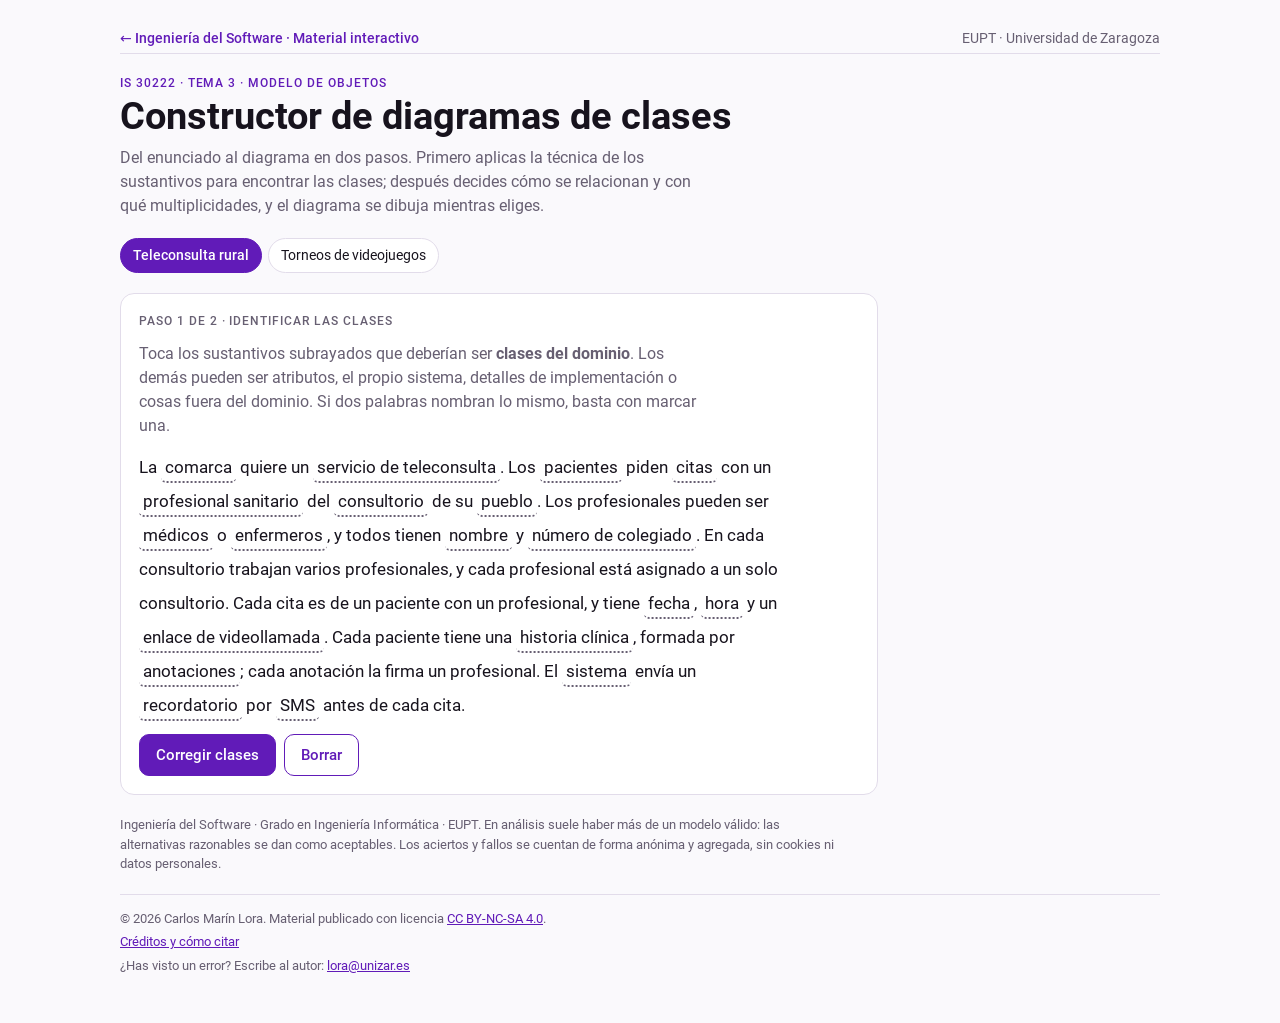
<file: t3-constructor-clases.html>
<!doctype html>
<html lang="es">
<head>
<meta charset="utf-8">
<meta name="viewport" content="width=device-width, initial-scale=1, viewport-fit=cover">
<title>Constructor de diagramas de clases · IS 30222</title>
<meta name="description" content="Construcción guiada de un diagrama de clases a partir de un enunciado.">
<meta name="author" content="Carlos Marín Lora">
<link rel="license" href="https://creativecommons.org/licenses/by-nc-sa/4.0/">
<link rel="icon" href="assets/favicon.svg" type="image/svg+xml">
<link rel="stylesheet" href="assets/base.css">
<style>
/* Layout: proceso en dos pasos; en el paso 2 el diagrama va fijo a la derecha en escritorio y arriba en el móvil, y se dibuja mientras decides */
:root{
  --bg:#FAF9FC; --surface:#FFFFFF; --fg:#17131D; --muted:#675F72; --line:#E2DCEA;
  --plum:#611BB8; --on-plum:#FFFFFF; --tint:#EEE8F7;
  --ok:#1D7148; --ok-bg:#E4F3EA; --ko:#B3261E; --ko-bg:#FBE9E7; --warn:#8A5A00; --warn-bg:#FBF0D9;
  --font:'Roboto',system-ui,-apple-system,'Segoe UI',sans-serif;
  --mono:'Roboto Mono',ui-monospace,Menlo,Consolas,monospace;
}
@media (prefers-color-scheme: dark){:root:not([data-theme="light"]){
  --bg:#131017; --surface:#1C1822; --fg:#ECE8F2; --muted:#A49CAF; --line:#342D3E;
  --plum:#B892F2; --on-plum:#160F20; --tint:#2A2137;
  --ok:#7DD8A8; --ok-bg:#15301F; --ko:#F39A92; --ko-bg:#3B1B19; --warn:#F0C46A; --warn-bg:#3A2C0F; color-scheme:dark}}
:root[data-theme="dark"]{
  --bg:#131017; --surface:#1C1822; --fg:#ECE8F2; --muted:#A49CAF; --line:#342D3E;
  --plum:#B892F2; --on-plum:#160F20; --tint:#2A2137;
  --ok:#7DD8A8; --ok-bg:#15301F; --ko:#F39A92; --ko-bg:#3B1B19; --warn:#F0C46A; --warn-bg:#3A2C0F; color-scheme:dark}

body{background:var(--bg);color:var(--fg);font-family:var(--font);font-size:16px;line-height:1.5}
.wrap{max-width:1040px;margin:0 auto;padding-block:28px 48px;padding-left:max(16px,env(safe-area-inset-left,0px));padding-right:max(16px,env(safe-area-inset-right,0px));display:flex;flex-direction:column;gap:20px}
.narrow{max-width:720px}
.eyebrow{font-size:12px;font-weight:500;letter-spacing:.08em;text-transform:uppercase;color:var(--plum)}
h1{font-size:clamp(28px,6vw,38px);line-height:1.1;margin:4px 0 8px;font-weight:700;text-wrap:balance}
h2{font-size:20px;margin:0;text-wrap:balance}
h3{font-size:15px;margin:0;font-weight:500}
.intro,.muted{color:var(--muted);margin:0;max-width:64ch}
.pick{display:flex;gap:6px;flex-wrap:wrap}
.pick button{font:inherit;font-size:14px;padding:6px 12px;border-radius:999px;border:1px solid var(--line);background:var(--surface);color:var(--fg);cursor:pointer}
.pick button[aria-pressed="true"]{background:var(--plum);border-color:var(--plum);color:var(--on-plum);font-weight:500}
.card{background:var(--surface);border:1px solid var(--line);border-radius:14px;padding:18px;display:flex;flex-direction:column;gap:12px;min-width:0}
.step{font-size:12px;font-weight:500;letter-spacing:.08em;text-transform:uppercase;color:var(--muted)}
.btn{font:inherit;font-size:15px;font-weight:500;padding:9px 16px;border-radius:10px;border:1px solid var(--plum);background:var(--plum);color:var(--on-plum);cursor:pointer}
.btn.ghost{background:transparent;color:var(--plum)}
.row{display:flex;gap:8px;flex-wrap:wrap;align-items:center}
button:focus-visible,select:focus-visible{outline:2px solid var(--plum);outline-offset:2px}

.stmt{font-size:17px;line-height:2;margin:0;max-width:66ch}
.tok{font:inherit;font-size:inherit;line-height:1.4;padding:1px 4px;border-radius:5px;border:0;border-bottom:2px dotted var(--muted);background:transparent;color:inherit;cursor:pointer}
.tok.sel{background:var(--tint);border-bottom:2px solid var(--plum);color:var(--plum);font-weight:500}
.tok.ok{background:var(--ok-bg);color:var(--ok);border-bottom-color:var(--ok)}
.tok.ko{background:var(--ko-bg);color:var(--ko);border-bottom-color:var(--ko)}
.tok.miss{background:var(--warn-bg);color:var(--warn);border-bottom:2px dashed var(--warn)}
.tok.dis{background:var(--warn-bg);color:var(--warn);border-bottom-color:var(--warn)}
.tok:disabled{cursor:default}
.fbl{list-style:none;margin:0;padding:0;display:flex;flex-direction:column;gap:6px;font-size:15px}
.fbl li{padding:8px 12px;border-radius:8px;background:var(--bg);border:1px solid var(--line)}
.fbl li b{font-weight:500}
.fbl li.ok{border-color:var(--ok)} .fbl li.ko{border-color:var(--ko)} .fbl li.miss,.fbl li.dis{border-color:var(--warn)}
.score{font-weight:700}

.work{display:grid;grid-template-columns:minmax(0,1fr) minmax(0,1.05fr);gap:16px;align-items:start}
.canvas-wrap{position:sticky;top:calc(env(safe-area-inset-top,0px) + 12px)}
@media (max-width:820px){.work{grid-template-columns:1fr}.canvas-wrap{position:static}}
.canvas{background:var(--bg);border:1px solid var(--line);border-radius:10px;padding:6px;overflow-x:auto}
.canvas svg{display:block;width:100%;min-width:330px;height:auto}
svg text{font-family:var(--font)}
.pairs{display:flex;flex-direction:column;gap:10px}
.pair{border:1px solid var(--line);border-radius:12px;padding:12px;display:flex;flex-direction:column;gap:8px;background:var(--bg)}
.pair.ok{border-color:var(--ok)} .pair.ko{border-color:var(--ko)} .pair.warn{border-color:var(--warn)}
.pair h3 span{color:var(--muted);font-weight:400}
select{font:inherit;font-size:15px;padding:7px 8px;border-radius:8px;border:1px solid var(--line);background:var(--surface);color:var(--fg);max-width:100%}
.mults{display:flex;gap:14px;flex-wrap:wrap;font-size:14px;color:var(--muted)}
.mults label{display:flex;gap:6px;align-items:center}
.mults select{font-family:var(--mono);font-size:14px}
select.ok{border-color:var(--ok);background:var(--ok-bg)} select.ko{border-color:var(--ko);background:var(--ko-bg)} select.warn{border-color:var(--warn);background:var(--warn-bg)}
.pfb{font-size:14px}
.pfb b{font-weight:500}
.v-ok{color:var(--ok)} .v-ko{color:var(--ko)} .v-warn{color:var(--warn)}
.foot{font-size:13px;color:var(--muted);margin:0}
</style>
</head>
<body>
<div class="wrap">
  <nav class="site" aria-label="Navegación"><a href="index.html">← Ingeniería del Software · Material interactivo</a><span>EUPT · Universidad de Zaragoza</span></nav>
  <header class="narrow">
    <div class="eyebrow">IS 30222 · Tema 3 · Modelo de objetos</div>
    <h1>Constructor de diagramas de clases</h1>
    <p class="intro">Del enunciado al diagrama en dos pasos. Primero aplicas la técnica de los sustantivos para encontrar las clases; después decides cómo se relacionan y con qué multiplicidades, y el diagrama se dibuja mientras eliges.</p>
  </header>

  <div class="pick" id="scen-pick" role="group" aria-label="Enunciado"></div>

  <section class="card narrow" id="step1">
    <div class="step">Paso 1 de 2 · Identificar las clases</div>
    <p class="muted">Toca los sustantivos subrayados que deberían ser <strong>clases del dominio</strong>. Los demás pueden ser atributos, el propio sistema, detalles de implementación o cosas fuera del dominio. Si dos palabras nombran lo mismo, basta con marcar una.</p>
    <p class="stmt" id="stmt"></p>
    <div class="row"><button type="button" class="btn" id="check1">Corregir clases</button><button type="button" class="btn ghost" id="reset1">Borrar</button></div>
    <div id="fb1" hidden></div>
  </section>

  <section class="card" id="step2" hidden>
    <div class="step">Paso 2 de 2 · Relaciones y multiplicidades</div>
    <p class="muted narrow">Partimos de las clases correctas. Para cada par decide si hay relación y de qué tipo. Si es una asociación, agregación o composición, indica también las multiplicidades (<code class="mono">*</code> equivale a 0..*).</p>
    <div class="work">
      <div class="pairs" id="pairs"></div>
      <div class="canvas-wrap">
        <div class="pick" id="view-pick" role="group" aria-label="Qué diagrama ver" hidden>
          <button type="button" data-v="mine" aria-pressed="true">Mi modelo</button>
          <button type="button" data-v="sol" aria-pressed="false">Solución</button>
        </div>
        <div class="canvas" style="margin-top:8px"><svg id="dg" viewBox="0 0 430 300" role="img" aria-label="Diagrama de clases"></svg></div>
      </div>
    </div>
    <div class="row"><button type="button" class="btn" id="check2">Corregir relaciones</button><button type="button" class="btn ghost" id="reset2">Borrar</button></div>
    <div id="fb2" class="pfb" hidden></div>
  </section>

  <p class="foot narrow">Ingeniería del Software · Grado en Ingeniería Informática · EUPT. En análisis suele haber más de un modelo válido: las alternativas razonables se dan como aceptables. Los aciertos y fallos se cuentan de forma anónima y agregada, sin cookies ni datos personales.</p>
  <footer class="site"><p>© 2026 Carlos Marín Lora. Material publicado con licencia <a href="https://creativecommons.org/licenses/by-nc-sa/4.0/deed.es" rel="license">CC BY-NC-SA 4.0</a>.</p><p><a href="index.html#creditos">Créditos y cómo citar</a></p></footer>
</div>

<script src="assets/metricas.js"></script>
<script>
const TYPES={asoc:'Asociación',agr:'Agregación',comp:'Composición',gen:'Generalización',none:'Ninguna relación directa'};
const BASEM=['1','0..1','*','1..*'];

const SCEN={
 tele:{label:'Teleconsulta rural',
  text:'La [comarca|comarca] quiere un [servicio de teleconsulta|servicio]. Los [pacientes|Paciente] piden [citas|Cita] con un [profesional sanitario|Profesional] del [consultorio|Consultorio] de su [pueblo|pueblo]. Los profesionales pueden ser [médicos|Medico] o [enfermeros|Enfermero], y todos tienen [nombre|nombre] y [número de colegiado|colegiado]. En cada consultorio trabajan varios profesionales, y cada profesional está asignado a un solo consultorio. Cada cita es de un paciente con un profesional, y tiene [fecha|fecha], [hora|hora] y un [enlace de videollamada|enlace]. Cada paciente tiene una [historia clínica|HistoriaClinica], formada por [anotaciones|Anotacion]; cada anotación la firma un profesional. El [sistema|sistema] envía un [recordatorio|recordatorio] por [SMS|sms] antes de cada cita.',
  tok:{
   comarca:{c:'no',x:'Es el contexto: quien encarga el sistema, no algo que el sistema gestione.'},
   servicio:{c:'no',x:'Es el propio sistema. No se modela como una clase del dominio.'},
   sistema:{c:'no',x:'Es el propio sistema, no una clase del dominio.'},
   pueblo:{c:'no',x:'Es un dato del consultorio (su localidad): un atributo, no una clase.'},
   nombre:{c:'no',x:'Atributo de Profesional.'}, colegiado:{c:'no',x:'Atributo de Profesional.'},
   fecha:{c:'no',x:'Atributo de Cita.'}, hora:{c:'no',x:'Atributo de Cita.'}, enlace:{c:'no',x:'Atributo de Cita.'},
   recordatorio:{c:'dis',x:'Discutible. Si solo se envía, es una operación; si hay que guardar cuándo se envió y si llegó, sería una clase.'},
   sms:{c:'no',x:'Es el canal de envío, un detalle de diseño o implementación, no un concepto del dominio.'}
  },
  classes:{Paciente:[55,40],Cita:[215,40],Consultorio:[375,40],HistoriaClinica:[55,150],Anotacion:[215,150],Profesional:[375,150],Medico:[215,265],Enfermero:[375,265]},
  abstract:['Profesional'],
  pairs:[
   {a:'Paciente',b:'Cita',ans:'asoc',mA:['1'],mB:['*'],x:'Una cita es de un paciente; un paciente puede tener muchas citas o ninguna todavía. No hay todo-parte.'},
   {a:'Profesional',b:'Cita',ans:'asoc',mA:['1'],mB:['*'],x:'Cada cita es con un profesional; un profesional atiende muchas citas.'},
   {a:'Medico',b:'Profesional',ans:'gen',x:'"Los profesionales pueden ser médicos o enfermeros": Médico es un tipo de Profesional. Generalización hacia Profesional.'},
   {a:'Enfermero',b:'Profesional',ans:'gen',x:'Igual que Médico: Enfermero hereda de Profesional, que reúne lo común (nombre, número de colegiado).'},
   {a:'Profesional',b:'Consultorio',ans:'asoc',alt:['agr'],mA:['1..*','*'],mB:['1'],x:'Cada profesional está en un solo consultorio, y en un consultorio trabajan varios. La agregación (el consultorio agrupa profesionales) es aceptable; la composición no, porque el profesional no desaparece con el consultorio.'},
   {a:'HistoriaClinica',b:'Paciente',ans:'asoc',alt:['comp'],mA:['1'],mB:['1'],x:'Uno a uno: cada paciente tiene una historia y cada historia es de un paciente. La composición es defendible si la historia no tiene sentido sin su paciente, aunque en la práctica la historia se conserva por ley.'},
   {a:'Anotacion',b:'HistoriaClinica',ans:'comp',mA:['*'],mB:['1'],x:'La historia está "formada por" anotaciones que no existen fuera de ella: composición, con el rombo relleno en HistoriaClinica. Una historia nueva puede no tener anotaciones, de ahí el *.'},
   {a:'Anotacion',b:'Profesional',ans:'asoc',mA:['*'],mB:['1'],x:'Cada anotación la firma un profesional; un profesional firma muchas anotaciones. Asociación.'},
   {a:'Consultorio',b:'Cita',ans:'none',alt:['asoc'],mA:['1'],mB:['*'],x:'El consultorio de una cita ya se obtiene a través de su profesional. Una asociación directa duplicaría información y podría contradecirse; si la añades, que sea con un motivo.'}
  ]},
 torneo:{label:'Torneos de videojuegos',
  text:'Una [asociación de estudiantes|asoc] organiza [torneos|Torneo] de [videojuegos|Juego]. Cada torneo es de un juego y tiene un [reglamento|regl] en PDF. Los [jugadores|Jugador] forman [equipos|Equipo] de entre 3 y 5 jugadores; cada jugador pertenece a un solo equipo, y uno de ellos es el [capitán|capitan]. Los equipos se inscriben en los torneos. Un torneo se organiza en [rondas|Ronda], y cada ronda está formada por [partidas|Partida] entre dos equipos. De cada partida se guardan el [resultado|resultado] y la [fecha|fecha]. Los torneos pueden ser de [liga|Liga] o de [eliminatoria|Eliminatoria].',
  tok:{
   asoc:{c:'no',x:'Es quien organiza y encarga el sistema, no un concepto que el sistema gestione.'},
   regl:{c:'dis',x:'Discutible. Si es solo un PDF adjunto, es un atributo de Torneo; si el sistema tuviera que interpretar sus reglas, sería una clase.'},
   capitan:{c:'no',x:'Capitán es un rol de un jugador en su equipo, no una clase nueva. Se modela como una segunda asociación entre Equipo y Jugador.'},
   resultado:{c:'no',x:'Atributo de Partida.'}, fecha:{c:'no',x:'Atributo de Partida.'}
  },
  classes:{Juego:[215,40],Jugador:[375,40],Ronda:[55,150],Torneo:[215,150],Equipo:[375,150],Partida:[55,275],Liga:[165,275],Eliminatoria:[285,275]},
  abstract:['Torneo'],
  pairs:[
   {a:'Torneo',b:'Juego',ans:'asoc',mA:['*'],mB:['1'],x:'Cada torneo es de un juego; un juego puede tener muchos torneos.'},
   {a:'Jugador',b:'Equipo',role:'miembros',off:-11,ans:'agr',alt:['asoc'],mA:['3..5'],mB:['1'],extra:['3..5'],x:'El equipo agrupa jugadores que existen por su cuenta: agregación (la asociación también es aceptable). El enunciado da la multiplicidad exacta, 3..5.'},
   {a:'Jugador',b:'Equipo',role:'capitán',off:11,ans:'asoc',mA:['1'],mB:['0..1'],x:'El capitán es un rol: una segunda asociación entre las mismas clases. Cada equipo tiene un capitán; un jugador es capitán de como mucho un equipo.'},
   {a:'Equipo',b:'Torneo',ans:'asoc',mA:['*','1..*'],mB:['*'],x:'Los equipos se inscriben en torneos: muchos a muchos. Un equipo no es parte de un torneo, así que nada de rombos.'},
   {a:'Ronda',b:'Torneo',ans:'comp',mA:['1..*','*'],mB:['1'],x:'Un torneo "se organiza en" rondas que no existen fuera de él: composición, rombo relleno en Torneo.'},
   {a:'Partida',b:'Ronda',ans:'comp',mA:['1..*','*'],mB:['1'],x:'Cada ronda "está formada por" partidas exclusivas suyas: composición, rombo relleno en Ronda.'},
   {a:'Partida',b:'Equipo',ans:'asoc',mA:['*'],mB:['2'],extra:['2'],x:'Cada partida enfrenta exactamente a dos equipos; un equipo juega muchas partidas.'},
   {a:'Liga',b:'Torneo',ans:'gen',x:'Un torneo de liga es un tipo de torneo: generalización hacia Torneo.'},
   {a:'Eliminatoria',b:'Torneo',ans:'gen',x:'Igual que Liga: Eliminatoria hereda de Torneo.'},
   {a:'Jugador',b:'Partida',ans:'none',mA:['*'],mB:['*'],x:'Qué jugadores juegan una partida se deduce de sus equipos. Una asociación directa sería redundante.'}
  ]}
};

let scen='tele', sel=new Set(), choice=[], checked1=false, checked2=false, view='mine';
const $=id=>document.getElementById(id);

document.getElementById('scen-pick').innerHTML=Object.entries(SCEN).map(([k,s])=>`<button type="button" data-k="${k}" aria-pressed="${k===scen}">${s.label}</button>`).join('');
document.querySelectorAll('#scen-pick button').forEach(b=>b.addEventListener('click',()=>{
  scen=b.dataset.k; document.querySelectorAll('#scen-pick button').forEach(x=>x.setAttribute('aria-pressed',x===b)); init();
}));

/* ---------- Paso 1 ---------- */
function tokInfo(key){ const s=SCEN[scen]; return s.classes[key]?{c:'cls'}:s.tok[key]; }
function renderStmt(){
  const s=SCEN[scen]; let i=0;
  $('stmt').innerHTML=s.text.replace(/\[([^|\]]+)\|([^\]]+)\]/g,(m,word,key)=>{
    const id='tok-'+(i++); let cls='tok';
    if(checked1){ const inf=tokInfo(key), on=sel.has(id);
      if(inf.c==='cls'){ const found=[...sel].some(t=>document.getElementById(t)?.dataset.key===key)||classFound(key); cls+= on?' ok':(classFound(key)?'':' miss'); }
      else if(inf.c==='dis') cls+= on?' dis':'';
      else cls+= on?' ko':'';
    } else if(sel.has(id)) cls+=' sel';
    return `<button type="button" class="${cls}" id="${id}" data-key="${key}" aria-pressed="${sel.has(id)}"${checked1?' disabled':''}>${word}</button>`;
  });
  $('stmt').querySelectorAll('.tok').forEach(b=>b.addEventListener('click',()=>{ sel.has(b.id)?sel.delete(b.id):sel.add(b.id); renderStmt(); }));
}
let selKeys=new Set();
function classFound(key){ return selKeys.has(key); }
$('check1').addEventListener('click',()=>{
  const s=SCEN[scen];
  selKeys=new Set([...sel].map(id=>document.getElementById(id)).filter(Boolean).map(el=>el.dataset.key));
  checked1=true; renderStmt();
  const cls=Object.keys(s.classes), found=cls.filter(c=>selKeys.has(c));
  const wrong=[...selKeys].filter(k=>!s.classes[k]&&s.tok[k].c==='no');
  const dis=Object.keys(s.tok).filter(k=>s.tok[k].c==='dis');
  const missing=cls.filter(c=>!selKeys.has(c));
  if(window.isMetric) isMetric('t3','clases-'+scen,'sustantivos',missing.length===0&&wrong.length===0,`faltan-${missing.length}-sobran-${wrong.length}`);
  const items=[];
  wrong.forEach(k=>items.push(`<li class="ko"><b>${wordOf(k)}</b>: ${s.tok[k].x}</li>`));
  missing.forEach(c=>items.push(`<li class="miss"><b>Faltaba ${c}</b>, que es una clase del dominio.</li>`));
  dis.forEach(k=>items.push(`<li class="dis"><b>${wordOf(k)}</b>: ${s.tok[k].x}</li>`));
  Object.keys(s.tok).filter(k=>s.tok[k].c==='no'&&!selKeys.has(k)).forEach(k=>items.push(`<li class="ok"><b>${wordOf(k)}</b>, bien descartado. ${s.tok[k].x}</li>`));
  $('fb1').innerHTML=`<p class="score">${found.length} de ${cls.length} clases encontradas${wrong.length?`, ${wrong.length} ${wrong.length===1?'sobra':'sobran'}`:''}.</p>
    <p class="muted" style="margin-bottom:10px">Clases del modelo: ${cls.join(', ')}.</p>
    <ul class="fbl">${items.join('')}</ul>
    <div class="row" style="margin-top:12px"><button type="button" class="btn" id="go2">Seguir con las relaciones</button></div>`;
  $('fb1').hidden=false;
  $('go2').addEventListener('click',()=>{ $('step2').hidden=false; $('step2').scrollIntoView({behavior:matchMedia('(prefers-reduced-motion: reduce)').matches?'auto':'smooth',block:'start'}); });
});
function wordOf(key){ const m=SCEN[scen].text.match(new RegExp('\\[([^|\\]]+)\\|'+key+'\\]')); return m?m[1].charAt(0).toUpperCase()+m[1].slice(1):key; }
$('reset1').addEventListener('click',()=>{ sel.clear(); selKeys.clear(); checked1=false; $('fb1').hidden=true; renderStmt(); });

/* ---------- Paso 2 ---------- */
function multOpts(p){ return BASEM.concat(p.extra||[]); }
function renderPairs(){
  const s=SCEN[scen];
  $('pairs').innerHTML=s.pairs.map((p,i)=>{
    const c=choice[i]; const showM=['asoc','agr','comp'].includes(c.t);
    const tLabel={asoc:'Asociación',agr:`Agregación (${p.b} agrupa ${p.a})`,comp:`Composición (${p.a} es parte exclusiva de ${p.b})`,gen:`Generalización (${p.a} es un tipo de ${p.b})`,none:'Ninguna relación directa'};
    return `<div class="pair" id="pair-${i}">
      <h3>${p.a} y ${p.b}${p.role?` <span>· como ${p.role}</span>`:''}</h3>
      <select id="t-${i}" data-i="${i}" aria-label="Tipo de relación entre ${p.a} y ${p.b}"><option value="">Elige el tipo de relación…</option>${Object.keys(TYPES).map(k=>`<option value="${k}"${c.t===k?' selected':''}>${tLabel[k]}</option>`).join('')}</select>
      <div class="mults" ${showM?'':'hidden'}>
        <label for="ma-${i}">Por cada ${p.b}: <select id="ma-${i}" data-i="${i}" data-e="a"><option value="">?</option>${multOpts(p).map(m=>`<option${c.a===m?' selected':''}>${m}</option>`).join('')}</select> ${p.a}</label>
        <label for="mb-${i}">Por cada ${p.a}: <select id="mb-${i}" data-i="${i}" data-e="b"><option value="">?</option>${multOpts(p).map(m=>`<option${c.b===m?' selected':''}>${m}</option>`).join('')}</select> ${p.b}</label>
      </div>
      <div class="pfb" id="pf-${i}" hidden></div></div>`;
  }).join('');
  $('pairs').querySelectorAll('select').forEach(el=>el.addEventListener('change',()=>{
    const i=+el.dataset.i; if(el.id.startsWith('t-')){ choice[i].t=el.value; el.closest('.pair').querySelector('.mults').hidden=!['asoc','agr','comp'].includes(el.value); }
    else choice[i][el.dataset.e]=el.value;
    if(checked2) uncheck2(); drawDiagram();
  }));
}
function uncheck2(){ checked2=false; $('fb2').hidden=true; $('view-pick').hidden=true; view='mine'; setView();
  document.querySelectorAll('.pair').forEach(p=>p.classList.remove('ok','ko','warn'));
  document.querySelectorAll('.pairs select').forEach(s=>s.classList.remove('ok','ko','warn'));
  document.querySelectorAll('.pairs .pfb').forEach(f=>f.hidden=true); }

/* ---------- Diagrama ---------- */
const BW=104, BH=34;
function clip(c,tx,ty){ const dx=tx-c[0], dy=ty-c[1]; if(!dx&&!dy) return [c[0],c[1]];
  const sx=dx?(BW/2)/Math.abs(dx):Infinity, sy=dy?(BH/2)/Math.abs(dy):Infinity, s=Math.min(sx,sy); return [c[0]+dx*s,c[1]+dy*s]; }
const f1=x=>x.toFixed(1);
function edge(p,rel){
  const s=SCEN[scen], A=s.classes[p.a], B=s.classes[p.b];
  const dx=B[0]-A[0], dy=B[1]-A[1], L=Math.hypot(dx,dy), u=[dx/L,dy/L], n=[-u[1],u[0]], o=p.off||0;
  const a0=[A[0]+n[0]*o,A[1]+n[1]*o], b0=[B[0]+n[0]*o,B[1]+n[1]*o];
  const s1=clip(a0,b0[0],b0[1]), e1=clip(b0,a0[0],a0[1]);
  const col='var(--fg)'; let out='', end=e1;
  if(rel.t==='gen'){ const bk=[e1[0]-u[0]*13,e1[1]-u[1]*13]; end=bk;
    out+=`<polygon points="${f1(e1[0])},${f1(e1[1])} ${f1(bk[0]+n[0]*7)},${f1(bk[1]+n[1]*7)} ${f1(bk[0]-n[0]*7)},${f1(bk[1]-n[1]*7)}" fill="var(--surface)" stroke="${col}" stroke-width="1.3"/>`; }
  if(rel.t==='agr'||rel.t==='comp'){ const m=[e1[0]-u[0]*10,e1[1]-u[1]*10], bk=[e1[0]-u[0]*20,e1[1]-u[1]*20]; end=bk;
    out+=`<polygon points="${f1(e1[0])},${f1(e1[1])} ${f1(m[0]+n[0]*6)},${f1(m[1]+n[1]*6)} ${f1(bk[0])},${f1(bk[1])} ${f1(m[0]-n[0]*6)},${f1(m[1]-n[1]*6)}" fill="${rel.t==='comp'?col:'var(--surface)'}" stroke="${col}" stroke-width="1.3"/>`; }
  let line=`<line x1="${f1(s1[0])}" y1="${f1(s1[1])}" x2="${f1(end[0])}" y2="${f1(end[1])}" stroke="${col}" stroke-width="1.3"/>`;
  const side=o<0?-1:1, bSide=o?side:-side;
  const lab=(pt,dir,txt)=>{ const q=[pt[0]+dir[0]*(rel.t==='agr'||rel.t==='comp'?28:16)+n[0]*9*bSide, pt[1]+dir[1]*(rel.t==='agr'||rel.t==='comp'?28:16)+n[1]*9*bSide+4];
    return `<text x="${f1(q[0])}" y="${f1(q[1])}" text-anchor="middle" font-size="10.5" fill="var(--plum)" class="mono" paint-order="stroke" stroke="var(--bg)" stroke-width="3">${txt}</text>`; };
  if(rel.t!=='gen'){
    if(rel.a) out+=`<text x="${f1(s1[0]+u[0]*16+n[0]*9*side)}" y="${f1(s1[1]+u[1]*16+n[1]*9*side+4)}" text-anchor="middle" font-size="10.5" fill="var(--plum)" class="mono" paint-order="stroke" stroke="var(--bg)" stroke-width="3">${rel.a}</text>`;
    if(rel.b) out+=lab(e1,[-u[0],-u[1]],rel.b);
  }
  if(p.role){ const mx=(s1[0]+e1[0])/2, my=(s1[1]+e1[1])/2;
    out+=`<text x="${f1(mx+n[0]*12*side+(side>0?6:-6))}" y="${f1(my+4)}" text-anchor="${side>0?'start':'end'}" font-size="10" fill="var(--muted)" paint-order="stroke" stroke="var(--bg)" stroke-width="3">${p.role}</text>`; }
  return line+out;
}
function drawDiagram(){
  const s=SCEN[scen]; let out='';
  s.pairs.forEach((p,i)=>{
    let rel;
    if(view==='sol') rel={t:p.ans,a:p.mA?p.mA[0]:'',b:p.mB?p.mB[0]:''};
    else rel=choice[i];
    if(rel.t && rel.t!=='none') out+=edge(p,rel);
  });
  Object.entries(s.classes).forEach(([k,c])=>{
    const it=s.abstract.includes(k)?' font-style="italic"':'';
    out+=`<rect x="${c[0]-BW/2}" y="${c[1]-BH/2}" width="${BW}" height="${BH}" rx="2" fill="var(--surface)" stroke="var(--fg)" stroke-width="1.4"/>
      <text x="${c[0]}" y="${c[1]+4.5}" text-anchor="middle" font-size="12" font-weight="500"${it} fill="var(--fg)">${k}</text>`;
  });
  $('dg').innerHTML=out;
}
function setView(){ if(view==='sol' && window.isHelp) isHelp('ver-solucion-'+scen); document.querySelectorAll('#view-pick button').forEach(b=>b.setAttribute('aria-pressed',b.dataset.v===view)); drawDiagram(); }
document.querySelectorAll('#view-pick button').forEach(b=>b.addEventListener('click',()=>{view=b.dataset.v;setView();}));

$('check2').addEventListener('click',()=>{
  const s=SCEN[scen]; let tOk=0, mOk=0, mTot=0, pend=0;
  s.pairs.forEach((p,i)=>{
    const c=choice[i], card=$('pair-'+i), tSel=$('t-'+i), fb=$('pf-'+i);
    card.classList.remove('ok','ko','warn');
    if(!c.t){ pend++; fb.hidden=false; fb.innerHTML='<span class="v-warn"><b>Sin responder.</b></span> '+p.x; card.classList.add('warn'); return; }
    const right=c.t===p.ans, alt=(p.alt||[]).includes(c.t);
    let v= right?['ok','Correcto']: alt?['warn',`Aceptable. Lo más preciso: ${TYPES[p.ans]}`]:['ko',`No. Es ${TYPES[p.ans]}`];
    if(right||alt) tOk++;
    if(window.isMetric) isMetric('t3','clases-'+scen,'par-'+String(i+1).padStart(2,'0'),right||alt,c.t);
    tSel.className=v[0];
    let mtxt='';
    const needsM=['asoc','agr','comp'].includes(c.t) && p.mA && p.ans!=='gen';
    if(needsM){ mTot+=2;
      const okA=p.mA.includes(c.a), okB=p.mB.includes(c.b);
      $('ma-'+i).className=okA?'ok':'ko'; $('mb-'+i).className=okB?'ok':'ko';
      if(okA) mOk++; if(okB) mOk++;
      if(!okA||!okB) mtxt=` <b>Multiplicidades esperadas</b>: por cada ${p.b}, ${p.mA.join(' o ')} ${p.a}; por cada ${p.a}, ${p.mB.join(' o ')} ${p.b}.`;
      if(right&&(!okA||!okB)) v=['warn','Tipo correcto, revisa las multiplicidades'];
    }
    card.classList.add(v[0]);
    fb.innerHTML=`<span class="v-${v[0]}"><b>${v[1]}.</b></span> ${p.x}${mtxt}`; fb.hidden=false; if(window.isReportLink) fb.insertAdjacentHTML('beforeend',isReportLink('t3','clases-'+scen,'par-'+String(i+1).padStart(2,'0')));
  });
  checked2=true;
  $('fb2').innerHTML=`<p class="score">Tipos de relación: ${tOk} de ${s.pairs.length}${mTot?` · Multiplicidades: ${mOk} de ${mTot}`:''}${pend?` · ${pend} sin responder`:''}.</p><p class="muted">Compara tu modelo con la solución con los botones sobre el diagrama.</p>`;
  $('fb2').hidden=false; $('view-pick').hidden=false;
});
$('reset2').addEventListener('click',()=>{ choice=SCEN[scen].pairs.map(()=>({t:'',a:'',b:''})); uncheck2(); renderPairs(); drawDiagram(); });

function init(){
  sel.clear(); selKeys.clear(); checked1=false; checked2=false; view='mine';
  choice=SCEN[scen].pairs.map(()=>({t:'',a:'',b:''}));
  $('fb1').hidden=true; $('step2').hidden=true; $('fb2').hidden=true; $('view-pick').hidden=true;
  renderStmt(); renderPairs(); setView();
}
init();
</script>
</body>
</html>
</file>
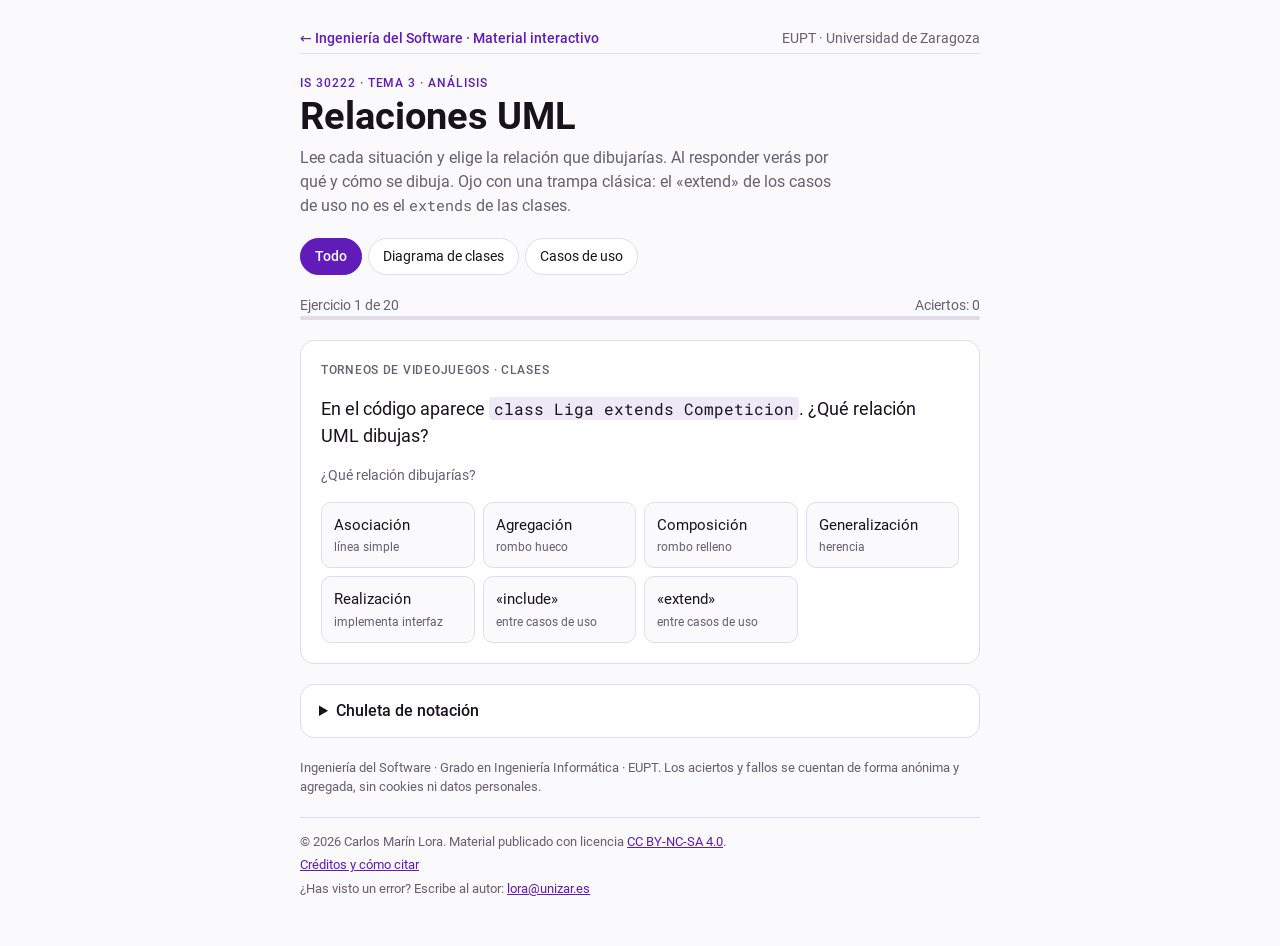
<file: t3-relaciones-uml.html>
<!doctype html>
<html lang="es">
<head>
<meta charset="utf-8">
<meta name="viewport" content="width=device-width, initial-scale=1, viewport-fit=cover">
<title>Entrenador de relaciones UML · IS 30222</title>
<meta name="description" content="Elegir la relación UML correcta entre clases y entre casos de uso, con corrección y diagrama.">
<meta name="author" content="Carlos Marín Lora">
<link rel="license" href="https://creativecommons.org/licenses/by-nc-sa/4.0/">
<link rel="icon" href="assets/favicon.svg" type="image/svg+xml">
<link rel="stylesheet" href="assets/base.css">
<style>
/* Layout: una sola columna tipo ficha de ejercicio; cabecera, progreso, enunciado, opciones y corrección con el diagrama */
:root{
  --bg:#FAF9FC; --surface:#FFFFFF; --fg:#17131D; --muted:#675F72; --line:#E2DCEA;
  --plum:#611BB8; --on-plum:#FFFFFF; --tint:#EEE8F7;
  --ok:#1D7148; --ok-bg:#E4F3EA; --ko:#B3261E; --ko-bg:#FBE9E7; --warn:#8A5A00; --warn-bg:#FBF0D9;
  --font:'Roboto',system-ui,-apple-system,'Segoe UI',sans-serif;
  --mono:'Roboto Mono',ui-monospace,Menlo,Consolas,monospace;
}
@media (prefers-color-scheme: dark){:root:not([data-theme="light"]){
  --bg:#131017; --surface:#1C1822; --fg:#ECE8F2; --muted:#A49CAF; --line:#342D3E;
  --plum:#B892F2; --on-plum:#160F20; --tint:#2A2137;
  --ok:#7DD8A8; --ok-bg:#15301F; --ko:#F39A92; --ko-bg:#3B1B19; --warn:#F0C46A; --warn-bg:#3A2C0F; color-scheme:dark}}
:root[data-theme="dark"]{
  --bg:#131017; --surface:#1C1822; --fg:#ECE8F2; --muted:#A49CAF; --line:#342D3E;
  --plum:#B892F2; --on-plum:#160F20; --tint:#2A2137;
  --ok:#7DD8A8; --ok-bg:#15301F; --ko:#F39A92; --ko-bg:#3B1B19; --warn:#F0C46A; --warn-bg:#3A2C0F; color-scheme:dark}

body{background:var(--bg);color:var(--fg);font-family:var(--font);font-size:16px;line-height:1.5}
.wrap{max-width:680px;margin:0 auto;padding-block:28px 48px;padding-left:max(16px,env(safe-area-inset-left,0px));padding-right:max(16px,env(safe-area-inset-right,0px));display:flex;flex-direction:column;gap:20px}
.eyebrow{font-size:12px;font-weight:500;letter-spacing:.08em;text-transform:uppercase;color:var(--plum)}
h1{font-size:clamp(28px,6vw,38px);line-height:1.1;margin:4px 0 8px;font-weight:700;text-wrap:balance}
.intro{color:var(--muted);margin:0;max-width:60ch}
.intro code{font-family:var(--mono);font-size:.92em}

.seg{display:flex;gap:6px;flex-wrap:wrap}
.seg button{font:inherit;font-size:14px;padding:7px 14px;border-radius:999px;border:1px solid var(--line);background:var(--surface);color:var(--fg);cursor:pointer}
.seg button[aria-pressed="true"]{background:var(--plum);border-color:var(--plum);color:var(--on-plum);font-weight:500}

.progress{display:flex;justify-content:space-between;font-size:14px;color:var(--muted);font-variant-numeric:tabular-nums}
.bar{height:4px;background:var(--line);border-radius:4px;overflow:hidden}
.bar i{display:block;height:100%;background:var(--plum);width:0;transition:width .25s}

.card{background:var(--surface);border:1px solid var(--line);border-radius:14px;padding:20px;display:flex;flex-direction:column;gap:16px}
.dom{font-size:12px;letter-spacing:.06em;text-transform:uppercase;color:var(--muted);font-weight:500}
.scen{font-size:18px;margin:0;text-wrap:pretty}
.scen code,.exp code{font-family:var(--mono);font-size:.9em;background:var(--tint);padding:1px 5px;border-radius:4px}
.q{font-size:14px;color:var(--muted);margin:0}
.opts{display:grid;grid-template-columns:repeat(auto-fill,minmax(150px,1fr));gap:8px}
.opt{font:inherit;font-size:15px;text-align:left;padding:11px 12px;border-radius:10px;border:1px solid var(--line);background:var(--bg);color:var(--fg);cursor:pointer;display:flex;flex-direction:column;gap:2px}
.opt small{font-size:12px;color:var(--muted)}
.opt:hover:not(:disabled){border-color:var(--plum)}
.opt:focus-visible,.seg button:focus-visible,.btn:focus-visible{outline:2px solid var(--plum);outline-offset:2px}
.opt:disabled{cursor:default}
.opt.ok{background:var(--ok-bg);border-color:var(--ok);color:var(--ok)}
.opt.ko{background:var(--ko-bg);border-color:var(--ko);color:var(--ko)}
.opt.ok small,.opt.ko small{color:inherit;opacity:.85}

.fb{border-top:1px solid var(--line);padding-top:16px;display:flex;flex-direction:column;gap:12px}
.verdict{font-weight:700;font-size:16px}
.verdict.ok{color:var(--ok)} .verdict.ko{color:var(--ko)} .verdict.warn{color:var(--warn)}
.exp{margin:0}
.diag{background:var(--bg);border:1px solid var(--line);border-radius:10px;padding:6px;overflow-x:auto}
.diag svg{display:block;width:100%;max-width:420px;height:auto;margin:0 auto}
.row{display:flex;gap:8px;flex-wrap:wrap}
.btn{font:inherit;font-size:15px;font-weight:500;padding:10px 18px;border-radius:10px;border:1px solid var(--plum);background:var(--plum);color:var(--on-plum);cursor:pointer}
.btn.ghost{background:transparent;color:var(--plum)}

.sum h2{font-size:24px;margin:0}
.big{font-size:44px;font-weight:700;color:var(--plum);font-variant-numeric:tabular-nums;line-height:1}
.fails{list-style:none;margin:0;padding:0;display:flex;flex-direction:column;gap:8px}
.fails li{font-size:14px;padding:10px 12px;border-radius:8px;background:var(--bg);border:1px solid var(--line)}
.fails b{color:var(--plum);font-weight:500}

details.legend{background:var(--surface);border:1px solid var(--line);border-radius:14px;padding:14px 18px}
details.legend summary{cursor:pointer;font-weight:500}
.lg{display:grid;grid-template-columns:repeat(auto-fill,minmax(260px,1fr));gap:12px;margin-top:14px}
.lg figure{margin:0;display:flex;flex-direction:column;gap:4px}
.lg figcaption{font-size:13px;color:var(--muted)}
.lg figcaption b{color:var(--fg);font-weight:500}
.foot{font-size:13px;color:var(--muted);margin:0}

svg text{font-family:var(--font)}
svg .mono{font-family:var(--mono)}
@media (prefers-reduced-motion:reduce){.bar i{transition:none}}
</style>
</head>
<body>
<div class="wrap">
  <nav class="site" aria-label="Navegación"><a href="index.html">← Ingeniería del Software · Material interactivo</a><span>EUPT · Universidad de Zaragoza</span></nav>
  <header>
    <div class="eyebrow">IS 30222 · Tema 3 · Análisis</div>
    <h1>Relaciones UML</h1>
    <p class="intro">Lee cada situación y elige la relación que dibujarías. Al responder verás por qué y cómo se dibuja. Ojo con una trampa clásica: el «extend» de los casos de uso no es el <code>extends</code> de las clases.</p>
  </header>

  <div class="seg" role="group" aria-label="Qué practicar">
    <button type="button" data-f="todo" aria-pressed="true">Todo</button>
    <button type="button" data-f="clases" aria-pressed="false">Diagrama de clases</button>
    <button type="button" data-f="cu" aria-pressed="false">Casos de uso</button>
  </div>

  <div>
    <div class="progress"><span id="pos">Ejercicio 1 de 20</span><span id="score">Aciertos: 0</span></div>
    <div class="bar" aria-hidden="true"><i id="barfill"></i></div>
  </div>

  <section class="card" id="card" aria-live="polite"></section>

  <details class="legend">
    <summary>Chuleta de notación</summary>
    <div class="lg" id="legend"></div>
  </details>

  <p class="foot">Ingeniería del Software · Grado en Ingeniería Informática · EUPT. Los aciertos y fallos se cuentan de forma anónima y agregada, sin cookies ni datos personales.</p>
  <footer class="site"><p>© 2026 Carlos Marín Lora. Material publicado con licencia <a href="https://creativecommons.org/licenses/by-nc-sa/4.0/deed.es" rel="license">CC BY-NC-SA 4.0</a>.</p><p><a href="index.html#creditos">Créditos y cómo citar</a></p></footer>
</div>

<script src="assets/metricas.js"></script>
<script>
const OPTS = [
  {k:'asoc', n:'Asociación', s:'línea simple'},
  {k:'agr',  n:'Agregación', s:'rombo hueco'},
  {k:'comp', n:'Composición', s:'rombo relleno'},
  {k:'gen',  n:'Generalización', s:'herencia'},
  {k:'real', n:'Realización', s:'implementa interfaz'},
  {k:'inc',  n:'«include»', s:'entre casos de uso'},
  {k:'ext',  n:'«extend»', s:'entre casos de uso'}
];
const NAME = Object.fromEntries(OPTS.map(o=>[o.k,o.n]));

// d: [izquierda, derecha]; el adorno se dibuja en el extremo derecho.
// gen/real: sub → super · agr/comp: parte → todo · inc: base → incluido · ext: extensión → base
const ITEMS = [
 {dom:'Teleconsulta rural', t:'clases', ans:'asoc',
  txt:'Un médico atiende a muchos pacientes y un paciente puede ser atendido por varios médicos. Ninguno forma parte del otro.',
  exp:'No hay semántica todo-parte, así que es una asociación con multiplicidad * a * en ambos extremos. Que uno "atienda" o "tenga" al otro no basta para poner rombos.',
  d:[['Paciente','c'],['Medico','c']]},
 {dom:'Teleconsulta rural', t:'clases', ans:'comp',
  txt:'La historia clínica está formada por anotaciones. Cada anotación pertenece a una sola historia y, si la historia se elimina, sus anotaciones desaparecen con ella.',
  exp:'Todo-parte con ciclo de vida compartido y una parte que no se comparte: composición. El rombo relleno va en el extremo del todo (HistoriaClinica).',
  d:[['Anotacion','c'],['HistoriaClinica','c']]},
 {dom:'Torneos de videojuegos', t:'clases', ans:'agr', alt:['asoc'],
  txt:'Un torneo reúne a varios equipos. Los equipos existen antes de inscribirse, siguen existiendo cuando el torneo termina y pueden jugar varios torneos.',
  exp:'El torneo agrupa equipos (todo-parte), pero la parte vive por su cuenta y se comparte: agregación, con rombo hueco en Torneo. Composición sería incorrecta.',
  d:[['Equipo','c'],['Torneo','c']]},
 {dom:'Editor de niveles', t:'clases', ans:'comp',
  txt:'Un nivel del editor está hecho de casillas. Cada casilla pertenece a un único nivel y no tiene sentido fuera de él; borrar el nivel borra sus casillas.',
  exp:'La casilla no existe sin su nivel y no se comparte: composición, rombo relleno en Nivel.',
  d:[['Casilla','c'],['Nivel','c']]},
 {dom:'Sensores agrícolas', t:'clases', ans:'real',
  txt:'Las clases SensorHumedad y SensorTemperatura implementan la interfaz Medible, que solo declara la operación leer().',
  exp:'Una clase que cumple el contrato de una interfaz se une a ella por realización: línea discontinua con triángulo hueco hacia la interfaz. En Java sería <code>implements</code>.',
  d:[['SensorHumedad','c'],['Medible','i']]},
 {dom:'Sensores agrícolas', t:'clases', ans:'agr', alt:['asoc'],
  txt:'Los sensores se instalan en una parcela, pero se pueden retirar y reinstalar en otra. Si se da de baja la parcela, los sensores siguen en el inventario.',
  exp:'La parcela agrupa sensores, pero la parte sobrevive al todo: agregación. Composición sería un error porque el sensor no desaparece con la parcela.',
  d:[['Sensor','c'],['Parcela','c']]},
 {dom:'Puntos de recarga', t:'clases', ans:'comp',
  txt:'Un punto de recarga tiene dos conectores físicos. Un conector no se traslada a otro punto y, si el punto se da de baja, sus conectores se dan de baja con él.',
  exp:'La parte depende del todo para existir y pertenece a un único todo: composición, rombo relleno en PuntoRecarga.',
  d:[['Conector','c'],['PuntoRecarga','c']]},
 {dom:'Puntos de recarga', t:'clases', ans:'gen',
  txt:'TarifaNocturna hereda de la clase abstracta Tarifa, que ya implementa calcularIVA() y deja abstracto calcularPrecio().',
  exp:'Hereda de una clase, aunque sea abstracta: generalización, con línea continua y triángulo hueco. Si Tarifa fuese una interfaz sin implementación, sería realización.',
  d:[['TarifaNocturna','c'],['Tarifa','a']]},
 {dom:'Puntos de recarga', t:'clases', ans:'asoc',
  txt:'Un conductor tiene registrados uno o varios vehículos en la app.',
  exp:'El "tiene" del enunciado no implica todo-parte: un vehículo no es un componente del conductor. Asociación 1 a 1..*. Es la trampa más habitual; la asociación es la opción por defecto.',
  d:[['Conductor','c'],['Vehiculo','c']]},
 {dom:'App de patrimonio', t:'clases', ans:'agr', alt:['asoc'],
  txt:'Una ruta turística agrupa puntos de interés. El mismo castillo aparece en tres rutas distintas.',
  exp:'Si la parte se comparte entre varios todos, no puede ser composición. Agregación, con rombo hueco en Ruta.',
  d:[['PuntoInteres','c'],['Ruta','c']]},
 {dom:'App de patrimonio', t:'cu', ans:'inc',
  txt:'Comprar entrada siempre necesita Validar pago, y Reservar visita guiada también lo usa.',
  exp:'Comportamiento obligatorio y reutilizado por varios casos: «include». La flecha discontinua va del caso base (Comprar entrada) al incluido (Validar pago).',
  d:[['Comprar entrada','u'],['Validar pago','u']]},
 {dom:'App de patrimonio', t:'cu', ans:'ext',
  txt:'Mientras usa Ver ruta, el visitante puede activar si quiere Mostrar capa RA, solo si su móvil lo permite.',
  exp:'Comportamiento opcional o condicional que amplía un caso base: «extend». Ojo con la dirección: la flecha va de la extensión (Mostrar capa RA) al caso base (Ver ruta).',
  d:[['Mostrar capa RA','u'],['Ver ruta','u']]},
 {dom:'Obrador con venta online', t:'cu', ans:'inc',
  txt:'Hacer encargo y Modificar encargo empiezan siempre por Identificar cliente.',
  exp:'Paso obligatorio compartido por dos casos: «include», del caso base al incluido.',
  d:[['Hacer encargo','u'],['Identificar cliente','u']]},
 {dom:'Obrador con venta online', t:'cu', ans:'ext',
  txt:'Al Cobrar encargo, y solo si el pedido supera las 20 unidades, se ejecuta Aplicar descuento por volumen.',
  exp:'Se ejecuta solo bajo una condición: «extend». La flecha sale de Aplicar descuento y apunta a Cobrar encargo.',
  d:[['Aplicar descuento','u'],['Cobrar encargo','u']]},
 {dom:'Obrador con venta online', t:'clases', ans:'comp',
  txt:'Un encargo se compone de líneas de encargo (producto, tamaño, extras). Una línea no existe fuera de su encargo.',
  exp:'Parte exclusiva que nace y muere con su todo: composición, rombo relleno en Encargo.',
  d:[['LineaEncargo','c'],['Encargo','c']]},
 {dom:'Obrador con venta online', t:'clases', ans:'asoc',
  txt:'Un cliente realiza muchos encargos a lo largo del año. Cada encargo es de un solo cliente.',
  exp:'Un encargo no es una parte del cliente. Es una asociación 1 a 0..*: que la multiplicidad sea de uno a muchos no convierte la relación en todo-parte.',
  d:[['Cliente','c'],['Encargo','c']]},
 {dom:'Teleconsulta rural', t:'cu', ans:'asoc',
  txt:'El actor Médico puede Consultar historial. ¿Cómo se une el actor al caso de uso?',
  exp:'Entre actor y caso de uso solo hay asociación: una línea continua, sin flecha ni estereotipo. «include» y «extend» unen casos de uso entre sí, nunca actores.',
  d:[['Médico','x'],['Consultar historial','u']]},
 {dom:'Teleconsulta rural', t:'cu', ans:'gen',
  txt:'Los actores Médico y Enfermero comparten todos los casos de uso del actor Sanitario (Consultar agenda, Ver historial) y además tienen los suyos propios.',
  exp:'Entre actores se usa generalización: Médico hereda los casos de uso de Sanitario. Triángulo hueco hacia el actor general.',
  d:[['Médico','x'],['Sanitario','x']]},
 {dom:'Torneos de videojuegos', t:'clases', ans:'gen',
  txt:'En el código aparece <code>class Liga extends Competicion</code>. ¿Qué relación UML dibujas?',
  exp:'<code>extends</code> en código es herencia: generalización. No tiene nada que ver con el «extend» de los casos de uso. Misma palabra, conceptos distintos.',
  d:[['Liga','c'],['Competicion','c']]},
 {dom:'Sensores agrícolas', t:'cu', ans:'ext',
  txt:'En Registrar lectura, si la humedad baja del umbral, se dispara Enviar alerta al agricultor.',
  exp:'Comportamiento condicional que se añade al caso base: «extend», de Enviar alerta hacia Registrar lectura.',
  d:[['Enviar alerta','u'],['Registrar lectura','u']]}
];

/* ---------- Diagrama ---------- */
const esc = s => s.replace(/&/g,'&amp;').replace(/</g,'&lt;');
function half(kind){ return kind==='u'?66 : kind==='x'?16 : 62; }
function node(name, kind, cx){
  const y=50;
  if(kind==='u') return `<ellipse cx="${cx}" cy="${y}" rx="66" ry="24" fill="var(--surface)" stroke="var(--fg)" stroke-width="1.4"/>
    <text x="${cx}" y="${y+4}" text-anchor="middle" font-size="11.5" fill="var(--fg)">${esc(name)}</text>`;
  if(kind==='x') return `<g stroke="var(--fg)" stroke-width="1.4" fill="none">
      <circle cx="${cx}" cy="${y-22}" r="6" fill="var(--surface)"/>
      <line x1="${cx}" y1="${y-16}" x2="${cx}" y2="${y+4}"/>
      <line x1="${cx-11}" y1="${y-8}" x2="${cx+11}" y2="${y-8}"/>
      <line x1="${cx}" y1="${y+4}" x2="${cx-9}" y2="${y+18}"/>
      <line x1="${cx}" y1="${y+4}" x2="${cx+9}" y2="${y+18}"/></g>
    <text x="${cx}" y="${y+34}" text-anchor="middle" font-size="11.5" fill="var(--fg)">${esc(name)}</text>`;
  const top = `<rect x="${cx-62}" y="${y-20}" width="124" height="40" rx="2" fill="var(--surface)" stroke="var(--fg)" stroke-width="1.4"/>`;
  if(kind==='i') return top+`<text x="${cx}" y="${y-4}" text-anchor="middle" font-size="9.5" fill="var(--muted)" class="mono">«interface»</text>
    <text x="${cx}" y="${y+12}" text-anchor="middle" font-size="12.5" font-weight="500" fill="var(--fg)">${esc(name)}</text>`;
  const it = kind==='a' ? ' font-style="italic"' : '';
  return top+`<text x="${cx}" y="${y+4}" text-anchor="middle" font-size="12.5" font-weight="500"${it} fill="var(--fg)">${esc(name)}</text>`;
}
function diagram(d, rel){
  const L=72, R=268, y=50;
  const x1=L+half(d[0][1]), x2=R-half(d[1][1]);
  const dashed = (rel==='real'||rel==='inc'||rel==='ext');
  let lineEnd=x2, deco='';
  if(rel==='gen'||rel==='real'){ lineEnd=x2-13;
    deco=`<polygon points="${x2},${y} ${x2-13},${y-7} ${x2-13},${y+7}" fill="var(--surface)" stroke="var(--fg)" stroke-width="1.4"/>`; }
  if(rel==='agr'||rel==='comp'){ lineEnd=x2-20;
    deco=`<polygon points="${x2},${y} ${x2-10},${y-6} ${x2-20},${y} ${x2-10},${y+6}" fill="${rel==='comp'?'var(--fg)':'var(--surface)'}" stroke="var(--fg)" stroke-width="1.4"/>`; }
  if(rel==='inc'||rel==='ext'){
    deco=`<polyline points="${x2-10},${y-6} ${x2},${y} ${x2-10},${y+6}" fill="none" stroke="var(--fg)" stroke-width="1.4"/>
      <text x="${(x1+x2)/2}" y="${y-8}" text-anchor="middle" font-size="9.5" fill="var(--plum)" class="mono">«${rel==='inc'?'include':'extend'}»</text>`; }
  const line=`<line x1="${x1}" y1="${y}" x2="${lineEnd}" y2="${y}" stroke="var(--fg)" stroke-width="1.4"${dashed?' stroke-dasharray="5 4"':''}/>`;
  return `<svg viewBox="0 0 340 92" role="img" aria-label="${NAME[rel]} entre ${esc(d[0][0])} y ${esc(d[1][0])}">${node(d[0][0],d[0][1],L)}${node(d[1][0],d[1][1],R)}${line}${deco}</svg>`;
}

/* ---------- Leyenda ---------- */
const LEG = [
 ['asoc','Asociación','Relación genérica. Opción por defecto.',[['A','c'],['B','c']]],
 ['agr','Agregación','Todo-parte débil. Rombo hueco en el todo.',[['Parte','c'],['Todo','c']]],
 ['comp','Composición','Todo-parte fuerte, la parte muere con el todo.',[['Parte','c'],['Todo','c']]],
 ['gen','Generalización','Herencia (extends). Triángulo hacia la superclase.',[['Hija','c'],['Padre','c']]],
 ['real','Realización','Implementa una interfaz (implements).',[['Clase','c'],['Interfaz','i']]],
 ['inc','«include»','Obligatorio. Del caso base al incluido.',[['Base','u'],['Incluido','u']]],
 ['ext','«extend»','Opcional o condicional. De la extensión a la base.',[['Extensión','u'],['Base','u']]]
];
document.getElementById('legend').innerHTML = LEG.map(([k,n,s,d])=>
  `<figure><div class="diag">${diagram(d,k)}</div><figcaption><b>${n}</b>. ${s}</figcaption></figure>`).join('');

/* ---------- Estado ---------- */
let filter='todo', order=[], idx=0, score=0, answered=false, fails=[], retrying=false;
const card=document.getElementById('card');
function shuffle(a){ for(let i=a.length-1;i>0;i--){const j=Math.floor(Math.random()*(i+1));[a[i],a[j]]=[a[j],a[i]];} return a; }
function start(list){
  retrying=!!list;
  order = shuffle(list ? list.slice() : ITEMS.filter(it=>filter==='todo'||it.t===filter));
  idx=0; score=0; fails=[]; render();
}
function updateProgress(){
  const done = Math.min(idx + (answered?1:0), order.length);
  document.getElementById('pos').textContent = idx<order.length ? `Ejercicio ${idx+1} de ${order.length}` : `${order.length} de ${order.length}`;
  document.getElementById('score').textContent = `Aciertos: ${score}`;
  document.getElementById('barfill').style.width = (100*done/order.length)+'%';
}
function render(){
  answered=false;
  if(idx>=order.length) return summary();
  const it=order[idx];
  card.innerHTML = `<div class="dom">${it.dom} · ${it.t==='cu'?'casos de uso':'clases'}</div>
    <p class="scen">${it.txt}</p>
    <p class="q">¿Qué relación dibujarías?</p>
    <div class="opts">${OPTS.map(o=>`<button type="button" class="opt" id="opt-${o.k}" data-k="${o.k}">${o.n}<small>${o.s}</small></button>`).join('')}</div>
    <div class="fb" id="fb" hidden></div>`;
  card.querySelectorAll('.opt').forEach(b=>b.addEventListener('click',()=>answer(b.dataset.k)));
  updateProgress();
  if(window.isMark) isMark();
}
function answer(k){
  if(answered) return; answered=true;
  const it=order[idx];
  const right = k===it.ans, partial = !right && (it.alt||[]).includes(k);
  if(right||partial) score++; else fails.push({it,k});
  { const iid=String(ITEMS.indexOf(it)+1).padStart(2,'0');
    if(retrying){ if(window.isRetry) isRetry('t3','relaciones',iid,right||partial); }
    else if(window.isMetric) isMetric('t3','relaciones',iid,right||partial,right?null:k); }
  card.querySelectorAll('.opt').forEach(b=>{
    b.disabled=true;
    if(b.dataset.k===it.ans) b.classList.add('ok');
    else if(b.dataset.k===k) b.classList.add(partial?'ok':'ko');
  });
  const fb=document.getElementById('fb');
  const v = right ? ['ok','Correcto']
          : partial ? ['warn',`Aceptable. La respuesta más precisa es ${NAME[it.ans]}`]
          : ['ko',`No. Es ${NAME[it.ans]}`];
  const last = idx===order.length-1;
  fb.innerHTML = `<div class="verdict ${v[0]}">${v[1]}</div>
    <p class="exp">${it.exp}</p>
    <div class="diag">${diagram(it.d,it.ans)}</div>
    <div class="row"><button type="button" class="btn" id="next">${last?'Ver resultado':'Siguiente'}</button></div>`;
  fb.hidden=false;
  if(window.isReportLink) fb.insertAdjacentHTML('beforeend',isReportLink('t3','relaciones',String(ITEMS.indexOf(it)+1).padStart(2,'0')));
  updateProgress();
  const nx=document.getElementById('next');
  nx.addEventListener('click',()=>{idx++;render();});
  nx.focus({preventScroll:true});
}
function summary(){
  const n=order.length;
  if(!retrying && window.isEnd) isEnd('t3','relaciones',score/n);
  card.innerHTML = `<div class="sum" style="display:flex;flex-direction:column;gap:14px">
    <div class="dom">Resultado</div>
    <div><span class="big">${score}</span><span style="color:var(--muted)"> de ${n}</span></div>
    <h2>${score===n?'Todo bien. Prueba con otro filtro o repite para ver otro orden.':fails.length<=3?'Casi. Repasa estos:':'Repasa estos y vuelve a intentarlo:'}</h2>
    ${fails.length?`<ul class="fails">${fails.map(f=>`<li>${f.it.txt}<br>Elegiste ${NAME[f.k]}; era <b>${NAME[f.it.ans]}</b>.</li>`).join('')}</ul>`:''}
    <div class="row">
      ${fails.length?'<button type="button" class="btn" id="retry">Repetir los fallos</button>':''}
      <button type="button" class="btn ${fails.length?'ghost':''}" id="again">Empezar de nuevo</button>
    </div></div>`;
  updateProgress();
  const r=document.getElementById('retry'); if(r) r.addEventListener('click',()=>start(fails.map(f=>f.it)));
  document.getElementById('again').addEventListener('click',()=>start());
}
document.querySelectorAll('.seg button').forEach(b=>b.addEventListener('click',()=>{
  filter=b.dataset.f;
  document.querySelectorAll('.seg button').forEach(x=>x.setAttribute('aria-pressed',x===b));
  start();
}));
start();
</script>
</body>
</html>
</file>
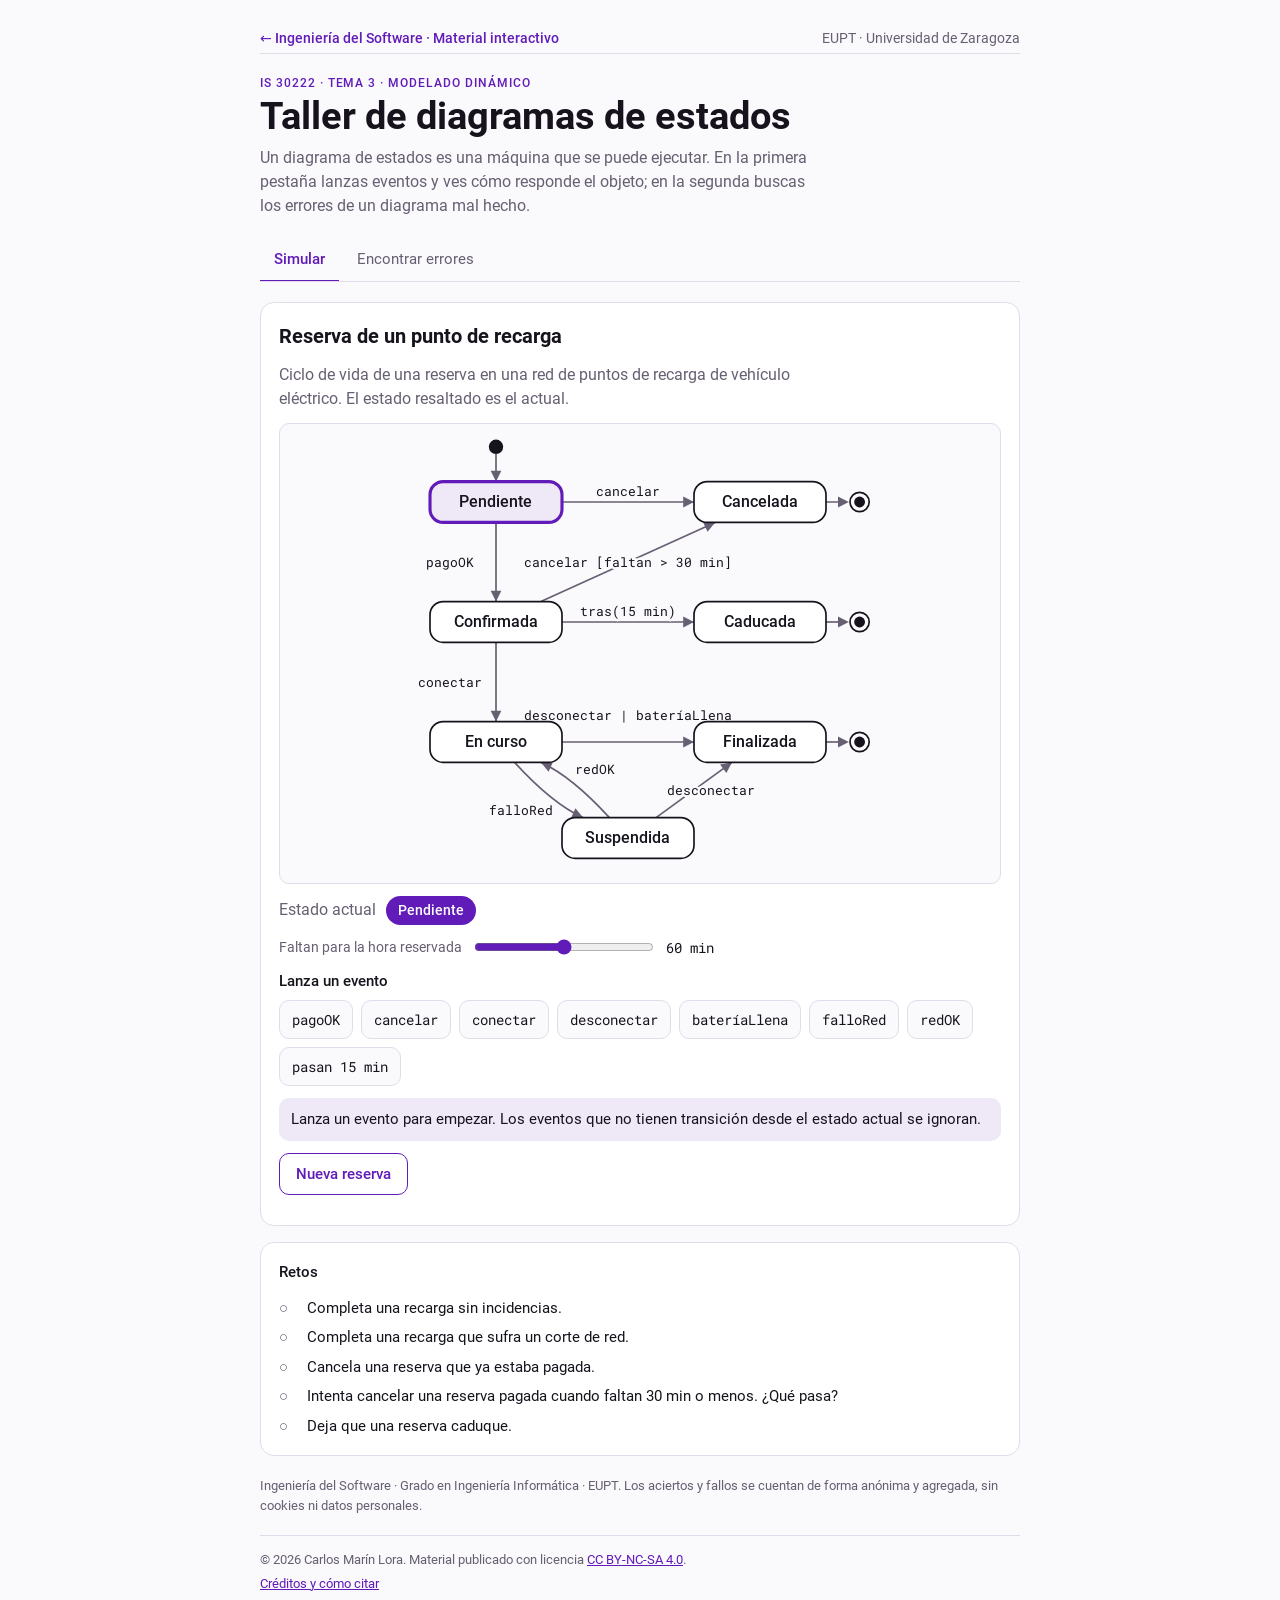
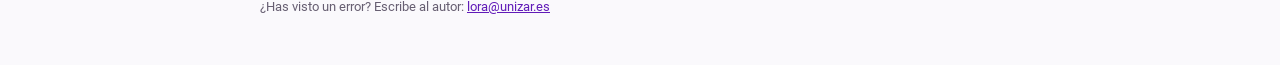
<file: t3-taller-estados.html>
<!doctype html>
<html lang="es">
<head>
<meta charset="utf-8">
<meta name="viewport" content="width=device-width, initial-scale=1, viewport-fit=cover">
<title>Taller de diagramas de estados · IS 30222</title>
<meta name="description" content="Simular una máquina de estados y encontrar errores en un diagrama de estados.">
<meta name="author" content="Carlos Marín Lora">
<link rel="license" href="https://creativecommons.org/licenses/by-nc-sa/4.0/">
<link rel="icon" href="assets/favicon.svg" type="image/svg+xml">
<link rel="stylesheet" href="assets/base.css">
<style>
/* Layout: una columna con dos pestañas; el diagrama manda y los controles van debajo, como en un banco de pruebas */
:root{
  --bg:#FAF9FC; --surface:#FFFFFF; --fg:#17131D; --muted:#675F72; --line:#E2DCEA;
  --plum:#611BB8; --on-plum:#FFFFFF; --tint:#EEE8F7;
  --ok:#1D7148; --ok-bg:#E4F3EA; --ko:#B3261E; --ko-bg:#FBE9E7; --warn:#8A5A00; --warn-bg:#FBF0D9;
  --font:'Roboto',system-ui,-apple-system,'Segoe UI',sans-serif;
  --mono:'Roboto Mono',ui-monospace,Menlo,Consolas,monospace;
}
@media (prefers-color-scheme: dark){:root:not([data-theme="light"]){
  --bg:#131017; --surface:#1C1822; --fg:#ECE8F2; --muted:#A49CAF; --line:#342D3E;
  --plum:#B892F2; --on-plum:#160F20; --tint:#2A2137;
  --ok:#7DD8A8; --ok-bg:#15301F; --ko:#F39A92; --ko-bg:#3B1B19; --warn:#F0C46A; --warn-bg:#3A2C0F; color-scheme:dark}}
:root[data-theme="dark"]{
  --bg:#131017; --surface:#1C1822; --fg:#ECE8F2; --muted:#A49CAF; --line:#342D3E;
  --plum:#B892F2; --on-plum:#160F20; --tint:#2A2137;
  --ok:#7DD8A8; --ok-bg:#15301F; --ko:#F39A92; --ko-bg:#3B1B19; --warn:#F0C46A; --warn-bg:#3A2C0F; color-scheme:dark}

body{background:var(--bg);color:var(--fg);font-family:var(--font);font-size:16px;line-height:1.5}
.wrap{max-width:760px;margin:0 auto;padding-block:28px 48px;padding-left:max(16px,env(safe-area-inset-left,0px));padding-right:max(16px,env(safe-area-inset-right,0px));display:flex;flex-direction:column;gap:20px}
.eyebrow{font-size:12px;font-weight:500;letter-spacing:.08em;text-transform:uppercase;color:var(--plum)}
h1{font-size:clamp(28px,6vw,38px);line-height:1.1;margin:4px 0 8px;font-weight:700;text-wrap:balance}
h2{font-size:20px;margin:0;text-wrap:balance}
h3{font-size:15px;margin:0;font-weight:500}
.intro,.muted{color:var(--muted);margin:0;max-width:62ch}
code,.mono{font-family:var(--mono)}

.tabs{display:flex;gap:4px;border-bottom:1px solid var(--line);overflow-x:auto}
.tabs button{font:inherit;font-size:15px;padding:10px 14px;border:0;background:none;color:var(--muted);cursor:pointer;border-bottom:2px solid transparent;margin-bottom:-1px;white-space:nowrap}
.tabs button[aria-selected="true"]{color:var(--plum);border-bottom-color:var(--plum);font-weight:500}
.panel{display:flex;flex-direction:column;gap:16px}
.card{background:var(--surface);border:1px solid var(--line);border-radius:14px;padding:18px;display:flex;flex-direction:column;gap:12px;min-width:0}
.canvas{background:var(--bg);border:1px solid var(--line);border-radius:10px;padding:6px;overflow-x:auto}
.canvas svg{display:block;width:100%;max-width:480px;min-width:320px;height:auto;margin:0 auto}
svg text{font-family:var(--font)}

.status{display:flex;gap:10px;align-items:baseline;flex-wrap:wrap}
.pill{font-size:14px;font-weight:500;padding:4px 12px;border-radius:999px;background:var(--plum);color:var(--on-plum)}
.pill.final{background:var(--fg);color:var(--bg)}
.events{display:flex;flex-wrap:wrap;gap:8px}
.ev{font:inherit;font-family:var(--mono);font-size:14px;padding:8px 12px;border-radius:10px;border:1px solid var(--line);background:var(--bg);color:var(--fg);cursor:pointer}
.ev:hover:not(:disabled){border-color:var(--plum)}
.ev:disabled{opacity:.45;cursor:default}
.guard{display:flex;gap:10px;align-items:center;flex-wrap:wrap;font-size:14px;color:var(--muted)}
.guard input{accent-color:var(--plum);width:180px}
.guard output{font-family:var(--mono);color:var(--fg);font-variant-numeric:tabular-nums}
.msg{font-size:15px;padding:10px 12px;border-radius:10px;background:var(--tint)}
.msg.ko{background:var(--warn-bg);color:var(--warn)}
.log{margin:0;padding:0;list-style:none;font-family:var(--mono);font-size:13px;color:var(--muted);display:flex;flex-direction:column;gap:2px;max-height:160px;overflow:auto}
.log li b{color:var(--plum);font-weight:500}
.retos{list-style:none;margin:0;padding:0;display:flex;flex-direction:column;gap:6px;font-size:15px}
.retos li{display:flex;gap:10px;align-items:baseline}
.mk{font-family:var(--mono);font-weight:500;width:1.2em;flex:none;color:var(--muted)}
.retos li.done .mk{color:var(--ok)}
.retos li.done span:last-child{color:var(--muted);text-decoration:line-through}
.btn{font:inherit;font-size:15px;font-weight:500;padding:9px 16px;border-radius:10px;border:1px solid var(--plum);background:var(--plum);color:var(--on-plum);cursor:pointer}
.btn.ghost{background:transparent;color:var(--plum)}
.row{display:flex;gap:8px;flex-wrap:wrap}
button:focus-visible,input:focus-visible,[tabindex]:focus-visible{outline:2px solid var(--plum);outline-offset:2px}

.hit{cursor:pointer}
.fbl{list-style:none;margin:0;padding:0;display:flex;flex-direction:column;gap:8px}
.fbl li{font-size:15px;padding:10px 12px;border-radius:10px;border:1px solid var(--line);background:var(--bg)}
.fbl li.ok{border-color:var(--ok);background:var(--ok-bg)}
.fbl li.ko{border-color:var(--ko);background:var(--ko-bg)}
.fbl li.miss{border-style:dashed;border-color:var(--warn);background:var(--warn-bg)}
.fbl b{font-weight:500}
.score{font-weight:700;font-size:16px}
.foot{font-size:13px;color:var(--muted);margin:0}
</style>
</head>
<body>
<div class="wrap">
  <nav class="site" aria-label="Navegación"><a href="index.html">← Ingeniería del Software · Material interactivo</a><span>EUPT · Universidad de Zaragoza</span></nav>
  <header>
    <div class="eyebrow">IS 30222 · Tema 3 · Modelado dinámico</div>
    <h1>Taller de diagramas de estados</h1>
    <p class="intro">Un diagrama de estados es una máquina que se puede ejecutar. En la primera pestaña lanzas eventos y ves cómo responde el objeto; en la segunda buscas los errores de un diagrama mal hecho.</p>
  </header>

  <div class="tabs" role="tablist" aria-label="Modo">
    <button role="tab" id="tab-sim" aria-controls="p-sim" aria-selected="true">Simular</button>
    <button role="tab" id="tab-err" aria-controls="p-err" aria-selected="false">Encontrar errores</button>
  </div>

  <!-- ============ SIMULAR ============ -->
  <section class="panel" id="p-sim" role="tabpanel" aria-labelledby="tab-sim">
    <div class="card">
      <h2>Reserva de un punto de recarga</h2>
      <p class="muted">Ciclo de vida de una reserva en una red de puntos de recarga de vehículo eléctrico. El estado resaltado es el actual.</p>
      <div class="canvas"><svg id="simsvg" viewBox="0 0 400 372" role="img" aria-label="Diagrama de estados de la reserva"></svg></div>
      <div class="status"><span class="muted">Estado actual</span><span class="pill" id="cur"></span></div>
      <div class="guard"><label for="mins">Faltan para la hora reservada</label><input type="range" id="mins" min="0" max="120" step="5" value="60"><output id="minsout" for="mins">60 min</output></div>
      <div>
        <h3 style="margin-bottom:8px">Lanza un evento</h3>
        <div class="events" id="events"></div>
      </div>
      <div class="msg" id="simmsg">Lanza un evento para empezar. Los eventos que no tienen transición desde el estado actual se ignoran.</div>
      <div class="row"><button type="button" class="btn ghost" id="restart">Nueva reserva</button></div>
      <ul class="log" id="log" aria-label="Traza"></ul>
    </div>
    <div class="card">
      <h3>Retos</h3>
      <ul class="retos" id="retos"></ul>
    </div>
  </section>

  <!-- ============ ERRORES ============ -->
  <section class="panel" id="p-err" role="tabpanel" aria-labelledby="tab-err" hidden>
    <div class="card">
      <h2>Programa de riego de una parcela</h2>
      <p class="muted">Este diagrama tiene <strong>4 errores</strong> de modelado. Toca los estados o transiciones que creas que están mal (se marcan en color) y pulsa Corregir.</p>
      <div class="canvas"><svg id="errsvg" viewBox="0 0 400 320" role="img" aria-label="Diagrama de estados del riego con errores"></svg></div>
      <div class="row">
        <button type="button" class="btn" id="checkErr">Corregir</button>
        <button type="button" class="btn ghost" id="resetErr">Borrar marcas</button>
      </div>
      <div id="errfb" class="panel" hidden></div>
    </div>
  </section>

  <p class="foot">Ingeniería del Software · Grado en Ingeniería Informática · EUPT. Los aciertos y fallos se cuentan de forma anónima y agregada, sin cookies ni datos personales.</p>
  <footer class="site"><p>© 2026 Carlos Marín Lora. Material publicado con licencia <a href="https://creativecommons.org/licenses/by-nc-sa/4.0/deed.es" rel="license">CC BY-NC-SA 4.0</a>.</p><p><a href="index.html#creditos">Créditos y cómo citar</a></p></footer>
</div>

<script src="assets/metricas.js"></script>
<script>
/* ---------- Geometría común ---------- */
const W=110, H=34;
function clip(c,tx,ty){ const dx=tx-c[0], dy=ty-c[1]; if(!dx&&!dy) return [c[0],c[1]];
  const sx=dx?(W/2)/Math.abs(dx):Infinity, sy=dy?(H/2)/Math.abs(dy):Infinity, s=Math.min(sx,sy); return [c[0]+dx*s,c[1]+dy*s]; }
function geo(a,b,off){ const mx=(a[0]+b[0])/2, my=(a[1]+b[1])/2, dx=b[0]-a[0], dy=b[1]-a[1], L=Math.hypot(dx,dy);
  const n=[-dy/L,dx/L], C=[mx+n[0]*(off||0), my+n[1]*(off||0)];
  const s=clip(a,C[0],C[1]), e=clip(b,C[0],C[1]);
  const m=[.25*s[0]+.5*C[0]+.25*e[0], .25*s[1]+.5*C[1]+.25*e[1]];
  return {s,e,C,n,m}; }
const f1=x=>x.toFixed(1);
function arrow(e,C,color){ const dx=e[0]-C[0], dy=e[1]-C[1], l=Math.hypot(dx,dy), d=[dx/l,dy/l], n=[-d[1],d[0]];
  const a=[e[0]-d[0]*9, e[1]-d[1]*9];
  return `<polygon points="${f1(e[0])},${f1(e[1])} ${f1(a[0]+n[0]*4.5)},${f1(a[1]+n[1]*4.5)} ${f1(a[0]-n[0]*4.5)},${f1(a[1]-n[1]*4.5)}" fill="${color}"/>`; }
function label(txt,x,y,color,weight){ return `<text x="${f1(x)}" y="${f1(y)}" text-anchor="middle" font-size="11" ${weight?`font-weight="${weight}"`:''} fill="${color}" paint-order="stroke" stroke="var(--bg)" stroke-width="4" stroke-linejoin="round" class="mono">${txt}</text>`; }
function stateBox(name,c,fill,stroke,sw){ return `<rect x="${c[0]-W/2}" y="${c[1]-H/2}" width="${W}" height="${H}" rx="11" fill="${fill}" stroke="${stroke}" stroke-width="${sw}"/>
  <text x="${c[0]}" y="${c[1]+4.5}" text-anchor="middle" font-size="13" font-weight="500" fill="var(--fg)">${name}</text>`; }
function initial(c, from){ const e=clip(c,from[0],from[1]); return `<circle cx="${from[0]}" cy="${from[1]}" r="6" fill="var(--fg)"/><line x1="${from[0]}" y1="${from[1]+6}" x2="${f1(e[0])}" y2="${f1(e[1]-1)}" stroke="var(--muted)" stroke-width="1.4"/>${arrow([e[0],e[1]],[from[0],from[1]],'var(--muted)')}`; }
function finalMark(c){ const x=c[0]+W/2, bx=x+28; return `<line x1="${x}" y1="${c[1]}" x2="${bx-17}" y2="${c[1]}" stroke="var(--muted)" stroke-width="1.4"/>${arrow([bx-9,c[1]],[x,c[1]],'var(--muted)')}<circle cx="${bx}" cy="${c[1]}" r="8" fill="none" stroke="var(--fg)" stroke-width="1.4"/><circle cx="${bx}" cy="${c[1]}" r="4.5" fill="var(--fg)"/>`; }

/* ---------- Pestañas ---------- */
const TABS=['sim','err'];
function showTab(t){ TABS.forEach(x=>{document.getElementById('tab-'+x).setAttribute('aria-selected',x===t);document.getElementById('p-'+x).hidden=x!==t;}); }
TABS.forEach(t=>document.getElementById('tab-'+t).addEventListener('click',()=>showTab(t)));
if(location.hash==='#errores') showTab('err');

/* ---------- SIMULAR ---------- */
const S={Pendiente:[80,60],Confirmada:[80,160],EnCurso:[80,260],Suspendida:[190,340],Finalizada:[300,260],Cancelada:[300,60],Caducada:[300,160]};
const SN={EnCurso:'En curso'};
const FINALS=['Finalizada','Cancelada','Caducada'];
const T=[
 {id:'t1',from:'Pendiente',to:'Confirmada',ev:['pagoOK'],lab:'pagoOK',ldx:-38},
 {id:'t2',from:'Pendiente',to:'Cancelada',ev:['cancelar'],lab:'cancelar',ldy:-9},
 {id:'t3',from:'Confirmada',to:'Cancelada',ev:['cancelar'],guard:()=>mins>30,lab:'cancelar [faltan > 30 min]'},
 {id:'t4',from:'Confirmada',to:'Caducada',ev:['tras15'],lab:'tras(15 min)',ldy:-9},
 {id:'t5',from:'Confirmada',to:'EnCurso',ev:['conectar'],lab:'conectar',ldx:-38},
 {id:'t6',from:'EnCurso',to:'Finalizada',ev:['desconectar','bateriaLlena'],lab:'desconectar | bateríaLlena',ldy:-22},
 {id:'t7',from:'EnCurso',to:'Suspendida',ev:['falloRed'],lab:'falloRed',off:14,ldx:-16},
 {id:'t8',from:'Suspendida',to:'EnCurso',ev:['redOK'],lab:'redOK',off:14,ldx:10},
 {id:'t9',from:'Suspendida',to:'Finalizada',ev:['desconectar'],lab:'desconectar',ldx:14}
];
const EVENTS=[['pagoOK','pagoOK'],['cancelar','cancelar'],['conectar','conectar'],['desconectar','desconectar'],['bateriaLlena','bateríaLlena'],['falloRed','falloRed'],['redOK','redOK'],['tras15','pasan 15 min']];
const RETOS=[
 ['r1','Completa una recarga sin incidencias.'],
 ['r2','Completa una recarga que sufra un corte de red.'],
 ['r3','Cancela una reserva que ya estaba pagada.'],
 ['r4','Intenta cancelar una reserva pagada cuando faltan 30 min o menos. ¿Qué pasa?'],
 ['r5','Deja que una reserva caduque.']
];
let cur='Pendiente', last=null, visited=new Set(['Pendiente']), mins=60, done=new Set();
function drawSim(){
  let s='';
  s+=initial(S.Pendiente,[80,14]);
  T.forEach(t=>{ const g=geo(S[t.from],S[t.to],t.off); const hot=last===t.id;
    const col=hot?'var(--plum)':'var(--muted)';
    s+=`<path d="M${f1(g.s[0])},${f1(g.s[1])} Q${f1(g.C[0])},${f1(g.C[1])} ${f1(g.e[0])},${f1(g.e[1])}" fill="none" stroke="${col}" stroke-width="${hot?2.4:1.4}"/>`+arrow(g.e,g.C,col);
    const push=t.off?14*Math.sign(t.off):0;
    s+=label(t.lab, g.m[0]+g.n[0]*push+(t.ldx||0), g.m[1]+g.n[1]*push+(t.ldy||0)+4, hot?'var(--plum)':'var(--fg)', hot?500:0);
  });
  FINALS.forEach(f=>s+=finalMark(S[f]));
  Object.entries(S).forEach(([k,c])=>{ const on=k===cur; s+=stateBox(SN[k]||k,c,on?'var(--tint)':'var(--surface)',on?'var(--plum)':'var(--fg)',on?2.6:1.4); });
  document.getElementById('simsvg').innerHTML=s;
  const pill=document.getElementById('cur'); pill.textContent=SN[cur]||cur; pill.className='pill'+(FINALS.includes(cur)?' final':'');
  document.querySelectorAll('.ev').forEach(b=>b.disabled=FINALS.includes(cur));
  document.getElementById('retos').innerHTML=RETOS.map(([k,t])=>`<li class="${done.has(k)?'done':''}"><span class="mk">${done.has(k)?'✓':'○'}</span><span>${t}</span></li>`).join('');
}
function say(t,ko){ const m=document.getElementById('simmsg'); m.textContent=t; m.className='msg'+(ko?' ko':''); }
function fire(ev){
  const evName=EVENTS.find(e=>e[0]===ev)[1];
  const t=T.find(x=>x.from===cur&&x.ev.includes(ev));
  if(!t){ last=null; say(`Desde ${SN[cur]||cur} no sale ninguna transición con el evento ${evName}. El evento se ignora y el estado no cambia.`,true); drawSim(); return; }
  if(t.guard && !t.guard()){ last=null; if(t.id==='t3') done.add('r4');
    say(`La guarda [faltan > 30 min] es falsa (faltan ${mins} min). La transición no se dispara: el evento se descarta y la reserva sigue Confirmada.`,true); drawSim(); return; }
  const prev=cur; cur=t.to; last=t.id; visited.add(cur);
  const li=document.createElement('li'); li.innerHTML=`${SN[prev]||prev} —<b>${evName}</b>→ ${SN[cur]||cur}`; document.getElementById('log').prepend(li);
  if(t.id==='t3') done.add('r3');
  if(cur==='Caducada') done.add('r5');
  if(cur==='Finalizada') done.add(visited.has('Suspendida')?'r2':'r1');
  say(FINALS.includes(cur)?`${SN[cur]||cur} es un estado final: la reserva ya no responde a eventos. Pulsa Nueva reserva para empezar otra.`:`Transición disparada. Ahora la reserva está en ${SN[cur]||cur}.`);
  drawSim();
}
document.getElementById('events').innerHTML=EVENTS.map(([k,n])=>`<button type="button" class="ev" id="ev-${k}" data-k="${k}">${n}</button>`).join('');
document.querySelectorAll('.ev').forEach(b=>b.addEventListener('click',()=>fire(b.dataset.k)));
document.getElementById('mins').addEventListener('input',e=>{ mins=+e.target.value; document.getElementById('minsout').textContent=mins+' min'; });
document.getElementById('restart').addEventListener('click',()=>{ cur='Pendiente'; last=null; visited=new Set(['Pendiente']); document.getElementById('log').innerHTML=''; say('Nueva reserva creada en estado Pendiente.'); drawSim(); });
drawSim();

/* ---------- ENCONTRAR ERRORES ---------- */
const R={Inactivo:[80,75],Regando:[300,75],Pausado:[190,180],Averiado:[310,270],Mantenimiento:[80,270]};
const RT=[
 {id:'a1',from:'Inactivo',to:'Regando',lab:'cuando(humedad < umbral)',off:-16,ldy:-6},
 {id:'a2',from:'Regando',to:'Inactivo',lab:'cuando(humedad ≥ umbral)',off:-16,ldy:2},
 {id:'a3',from:'Regando',to:'Pausado',lab:'lluvia',off:12},
 {id:'a4',from:'Pausado',to:'Regando',lab:'finLluvia',off:12,err:'nd'},
 {id:'a5',from:'Pausado',to:'Inactivo',lab:'finLluvia',off:12,err:'nd'},
 {id:'a6',from:'Inactivo',to:'Pausado',lab:'',off:12,err:'sinev'},
 {id:'a7',from:'Regando',to:'Averiado',lab:'falloBomba',ldx:36},
 {id:'a8',from:'Mantenimiento',to:'Inactivo',lab:'finRevisión',ldx:-42}
];
const RS={Averiado:'sumidero',Mantenimiento:'inalc'};
const ERRS={
 nd:{t:'Comportamiento no determinista',x:'Desde Pausado, el mismo evento finLluvia lleva a dos estados distintos sin guardas. Hacen falta guardas excluyentes, por ejemplo [humedad < umbral] hacia Regando y [humedad ≥ umbral] hacia Inactivo.'},
 sinev:{t:'Transición sin evento',x:'¿Cuándo pasa el riego de Inactivo a Pausado? Una transición entre estados estables necesita un evento (o una guarda) que la dispare. Además, estando inactivo no hay nada que pausar: probablemente sobra.'},
 sumidero:{t:'Estado sin salida que no es final',x:'Una vez en Averiado, el sistema se queda ahí para siempre y no es un estado final. Falta al menos una transición, por ejemplo reparada → Inactivo.'},
 inalc:{t:'Estado inalcanzable',x:'Ninguna transición entra en Mantenimiento, así que nunca se llega a él. Falta, por ejemplo, Inactivo → Mantenimiento con el evento revisión.'}
};
const OKX={
 a1:'Correcta: cuando(…) es un evento de cambio, se dispara al cumplirse la condición.',
 a2:'Correcta: vuelve a Inactivo cuando la humedad alcanza el umbral.',
 a3:'Correcta: la lluvia pausa el riego.',
 a7:'Correcta: un fallo de la bomba lleva a Averiado. El problema está en Averiado, no en esta transición.',
 a8:'La transición en sí es correcta. El problema es que a Mantenimiento no se llega nunca.',
 Inactivo:'Inactivo es correcto: tiene entrada (estado inicial) y salidas.',
 Regando:'Regando es correcto.',
 Pausado:'Pausado como estado es correcto; el problema está en dos de sus transiciones.'
};
let marks=new Set(), checked=false;
function drawErr(){
  let s=initial(R.Inactivo,[80,22]);
  RT.forEach(t=>{ const g=geo(R[t.from],R[t.to],t.off); const on=marks.has(t.id);
    const st=checked?resultFor(t.id):null;
    const col= st==='ok'?'var(--ok)': st==='ko'?'var(--ko)': st==='miss'?'var(--warn)': on?'var(--plum)':'var(--muted)';
    const d=`M${f1(g.s[0])},${f1(g.s[1])} Q${f1(g.C[0])},${f1(g.C[1])} ${f1(g.e[0])},${f1(g.e[1])}`;
    s+=`<path d="${d}" fill="none" stroke="${col}" stroke-width="${on||st?2.6:1.4}"${st==='miss'?' stroke-dasharray="5 4"':''}/>`+arrow(g.e,g.C,col);
    s+=`<path d="${d}" fill="none" stroke="transparent" stroke-width="16" class="hit" data-id="${t.id}" tabindex="0" role="button" aria-label="Transición ${t.from} a ${t.to} ${t.lab||'sin etiqueta'}" aria-pressed="${on}"/>`;
    if(t.lab){ const push=t.off?14*Math.sign(t.off):0; s+=label(t.lab,g.m[0]+g.n[0]*push+(t.ldx||0),g.m[1]+g.n[1]*push+(t.ldy||0)+4,on?'var(--plum)':'var(--fg)'); }
  });
  Object.entries(R).forEach(([k,c])=>{ const on=marks.has(k); const st=checked?resultFor(k):null;
    const stroke= st==='ok'?'var(--ok)': st==='ko'?'var(--ko)': st==='miss'?'var(--warn)': on?'var(--plum)':'var(--fg)';
    const fill= st==='ok'?'var(--ok-bg)': st==='ko'?'var(--ko-bg)': st==='miss'?'var(--warn-bg)': on?'var(--tint)':'var(--surface)';
    s+=`<g class="hit" data-id="${k}" tabindex="0" role="button" aria-label="Estado ${k}" aria-pressed="${on}">${stateBox(k,c,fill,stroke,on||st?2.4:1.4)}</g>`; });
  const svg=document.getElementById('errsvg'); svg.innerHTML=s;
  svg.querySelectorAll('.hit').forEach(el=>{
    const tog=()=>{ if(checked) return; const id=el.dataset.id; marks.has(id)?marks.delete(id):marks.add(id); drawErr(); };
    el.addEventListener('click',tog);
    el.addEventListener('keydown',e=>{ if(e.key==='Enter'||e.key===' '){e.preventDefault();tog();} });
  });
}
function errKey(id){ const t=RT.find(x=>x.id===id); return t?t.err:RS[id]; }
function resultFor(id){
  const k=errKey(id), on=marks.has(id);
  if(k){ if(on) return 'ok';
    if(k==='nd' && (marks.has('a4')||marks.has('a5'))) return null;
    return 'miss'; }
  return on?'ko':null;
}
document.getElementById('checkErr').addEventListener('click',()=>{
  checked=true; drawErr();
  const found=new Set([...marks].map(errKey).filter(Boolean));
  const fps=[...marks].filter(id=>!errKey(id));
  if(window.isMetric) isMetric('t3','estados','errores',found.size===4&&fps.length===0,`encontrados-${found.size}-falsas-${fps.length}`);
  const items=[];
  Object.entries(ERRS).forEach(([k,e])=>items.push(`<li class="${found.has(k)?'ok':'miss'}"><b>${found.has(k)?'Encontrado':'Se te escapó'}: ${e.t}.</b> ${e.x}</li>`));
  fps.forEach(id=>items.push(`<li class="ko"><b>Marcaste ${RT.find(x=>x.id===id)?'una transición correcta':id}.</b> ${OKX[id]||'Este elemento es correcto.'}</li>`));
  const fb=document.getElementById('errfb');
  fb.innerHTML=`<div class="score">${found.size} de 4 errores encontrados${fps.length?`, ${fps.length} ${fps.length===1?'falsa alarma':'falsas alarmas'}`:''}.</div><ul class="fbl">${items.join('')}</ul>`;
  fb.hidden=false;
  if(window.isReportLink) fb.insertAdjacentHTML('beforeend',isReportLink('t3','estados','errores'));
});
document.getElementById('resetErr').addEventListener('click',()=>{ marks.clear(); checked=false; document.getElementById('errfb').hidden=true; drawErr(); });
drawErr();
</script>
</body>
</html>
</file>
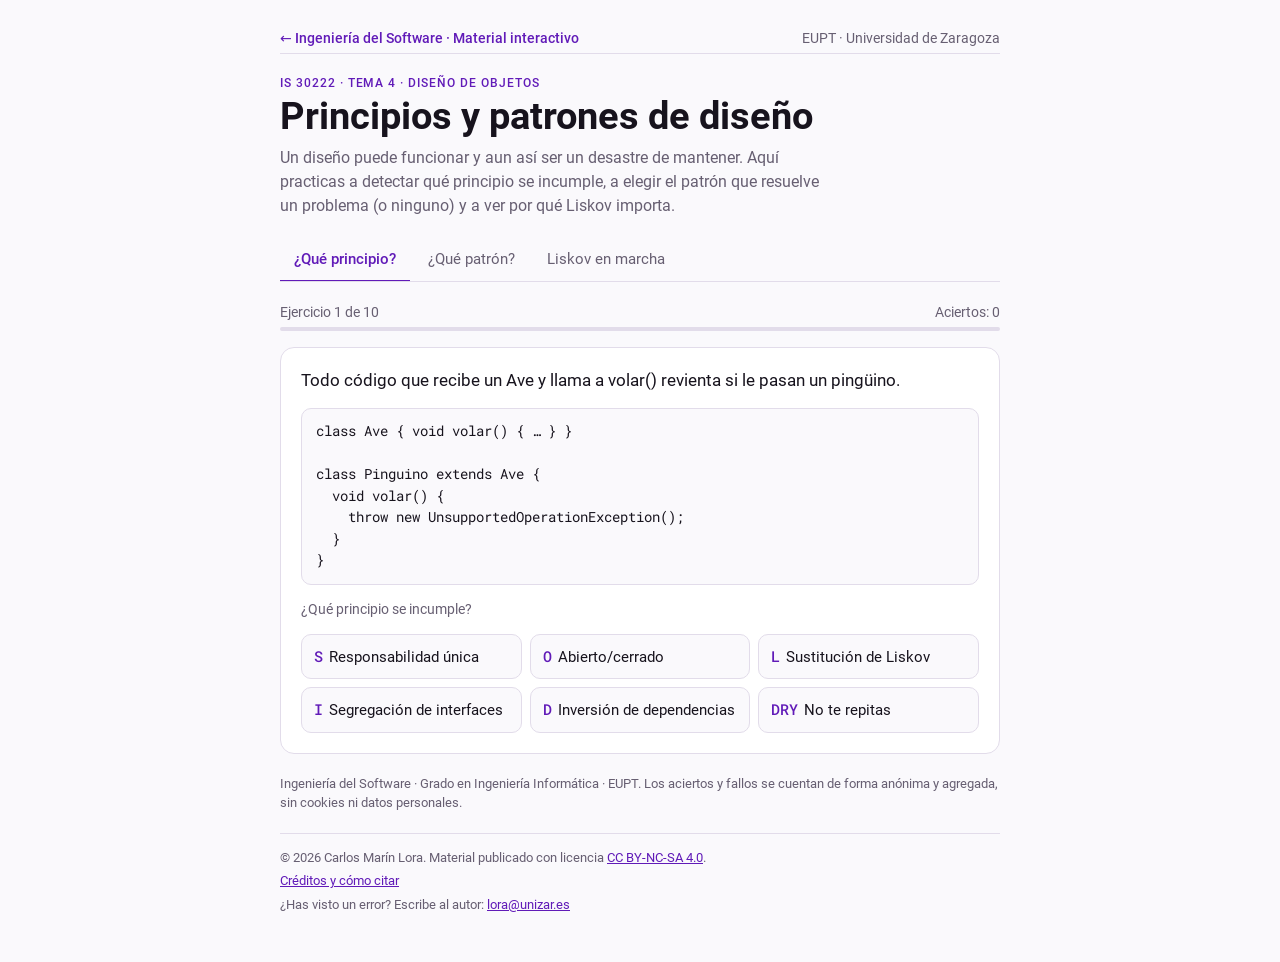
<file: t4-principios-patrones.html>
<!doctype html>
<html lang="es">
<head>
<meta charset="utf-8">
<meta name="viewport" content="width=device-width, initial-scale=1, viewport-fit=cover">
<title>Principios y patrones de diseño · IS 30222</title>
<meta name="description" content="Detectar principios de diseño incumplidos, elegir patrones y ver el principio de Liskov en marcha.">
<meta name="author" content="Carlos Marín Lora">
<link rel="license" href="https://creativecommons.org/licenses/by-nc-sa/4.0/">
<link rel="icon" href="assets/favicon.svg" type="image/svg+xml">
<link rel="stylesheet" href="assets/base.css">
<style>
/* Layout: una columna con tres pestañas; dos son fichas de ejercicio con código y la tercera es una demo ejecutable de Liskov */
:root{
  --bg:#FAF9FC; --surface:#FFFFFF; --fg:#17131D; --muted:#675F72; --line:#E2DCEA;
  --plum:#611BB8; --on-plum:#FFFFFF; --tint:#EEE8F7;
  --ok:#1D7148; --ok-bg:#E4F3EA; --ko:#B3261E; --ko-bg:#FBE9E7; --warn:#8A5A00; --warn-bg:#FBF0D9;
  --font:'Roboto',system-ui,-apple-system,'Segoe UI',sans-serif;
  --mono:'Roboto Mono',ui-monospace,Menlo,Consolas,monospace;
}
@media (prefers-color-scheme: dark){:root:not([data-theme="light"]){
  --bg:#131017; --surface:#1C1822; --fg:#ECE8F2; --muted:#A49CAF; --line:#342D3E;
  --plum:#B892F2; --on-plum:#160F20; --tint:#2A2137;
  --ok:#7DD8A8; --ok-bg:#15301F; --ko:#F39A92; --ko-bg:#3B1B19; --warn:#F0C46A; --warn-bg:#3A2C0F; color-scheme:dark}}
:root[data-theme="dark"]{
  --bg:#131017; --surface:#1C1822; --fg:#ECE8F2; --muted:#A49CAF; --line:#342D3E;
  --plum:#B892F2; --on-plum:#160F20; --tint:#2A2137;
  --ok:#7DD8A8; --ok-bg:#15301F; --ko:#F39A92; --ko-bg:#3B1B19; --warn:#F0C46A; --warn-bg:#3A2C0F; color-scheme:dark}

body{background:var(--bg);color:var(--fg);font-family:var(--font);font-size:16px;line-height:1.5}
.wrap{max-width:720px;margin:0 auto;padding-block:28px 48px;padding-left:max(16px,env(safe-area-inset-left,0px));padding-right:max(16px,env(safe-area-inset-right,0px));display:flex;flex-direction:column;gap:20px}
.eyebrow{font-size:12px;font-weight:500;letter-spacing:.08em;text-transform:uppercase;color:var(--plum)}
h1{font-size:clamp(28px,6vw,38px);line-height:1.1;margin:4px 0 8px;font-weight:700;text-wrap:balance}
h2{font-size:20px;margin:0;text-wrap:balance}
h3{font-size:15px;margin:0;font-weight:500}
.intro,.muted{color:var(--muted);margin:0;max-width:62ch}
code{font-family:var(--mono);font-size:.9em;background:var(--tint);padding:1px 5px;border-radius:4px}
.tabs{display:flex;gap:4px;border-bottom:1px solid var(--line);overflow-x:auto}
.tabs button{font:inherit;font-size:15px;padding:10px 14px;border:0;background:none;color:var(--muted);cursor:pointer;border-bottom:2px solid transparent;margin-bottom:-1px;white-space:nowrap}
.tabs button[aria-selected="true"]{color:var(--plum);border-bottom-color:var(--plum);font-weight:500}
.panel{display:flex;flex-direction:column;gap:16px}
.progress{display:flex;justify-content:space-between;font-size:14px;color:var(--muted);font-variant-numeric:tabular-nums}
.bar{height:4px;background:var(--line);border-radius:4px;overflow:hidden;margin-top:4px}
.bar i{display:block;height:100%;background:var(--plum);width:0;transition:width .25s}
.card{background:var(--surface);border:1px solid var(--line);border-radius:14px;padding:20px;display:flex;flex-direction:column;gap:14px;min-width:0}
.scen{font-size:17px;margin:0;text-wrap:pretty}
pre.code{margin:0;font-family:var(--mono);font-size:13.5px;line-height:1.6;background:var(--bg);border:1px solid var(--line);border-radius:10px;padding:12px 14px;overflow-x:auto}
.q{font-size:14px;color:var(--muted);margin:0}
.opts{display:grid;grid-template-columns:repeat(auto-fill,minmax(180px,1fr));gap:8px}
.opt{font:inherit;font-size:15px;text-align:left;padding:10px 12px;border-radius:10px;border:1px solid var(--line);background:var(--bg);color:var(--fg);cursor:pointer}
.opt b{font-family:var(--mono);font-weight:500;color:var(--plum);margin-right:6px}
.opt:hover:not(:disabled){border-color:var(--plum)}
.opt:disabled{cursor:default}
.opt.ok{background:var(--ok-bg);border-color:var(--ok);color:var(--ok)} .opt.ok b{color:inherit}
.opt.ko{background:var(--ko-bg);border-color:var(--ko);color:var(--ko)} .opt.ko b{color:inherit}
.fb{border-top:1px solid var(--line);padding-top:14px;display:flex;flex-direction:column;gap:10px}
.verdict{font-weight:700}
.verdict.ok{color:var(--ok)} .verdict.ko{color:var(--ko)}
.exp{margin:0}
.row{display:flex;gap:8px;flex-wrap:wrap;align-items:center}
.btn{font:inherit;font-size:15px;font-weight:500;padding:9px 16px;border-radius:10px;border:1px solid var(--plum);background:var(--plum);color:var(--on-plum);cursor:pointer}
.btn.ghost{background:transparent;color:var(--plum)}
button:focus-visible{outline:2px solid var(--plum);outline-offset:2px}
.big{font-size:44px;font-weight:700;color:var(--plum);font-variant-numeric:tabular-nums;line-height:1}
.fails{list-style:none;margin:0;padding:0;display:flex;flex-direction:column;gap:8px}
.fails li{font-size:14px;padding:10px 12px;border-radius:8px;background:var(--bg);border:1px solid var(--line)}
.fails b{color:var(--plum);font-weight:500}

table.trace{border-collapse:collapse;font-family:var(--mono);font-size:13.5px;font-variant-numeric:tabular-nums;width:100%}
.trace th,.trace td{border-bottom:1px solid var(--line);padding:7px 8px;text-align:left}
.trace th{font-family:var(--font);font-weight:500;color:var(--muted);font-size:13px}
.trace td.chg{color:var(--plum);font-weight:500}
.trace-wrap{overflow-x:auto}
.result{padding:12px 14px;border-radius:10px;font-size:15px}
.result.ok{background:var(--ok-bg);color:var(--ok)} .result.ko{background:var(--ko-bg);color:var(--ko)}
.foot{font-size:13px;color:var(--muted);margin:0}
@media (prefers-reduced-motion:reduce){.bar i{transition:none}}
</style>
</head>
<body>
<div class="wrap">
  <nav class="site" aria-label="Navegación"><a href="index.html">← Ingeniería del Software · Material interactivo</a><span>EUPT · Universidad de Zaragoza</span></nav>
  <header>
    <div class="eyebrow">IS 30222 · Tema 4 · Diseño de objetos</div>
    <h1>Principios y patrones de diseño</h1>
    <p class="intro">Un diseño puede funcionar y aun así ser un desastre de mantener. Aquí practicas a detectar qué principio se incumple, a elegir el patrón que resuelve un problema (o ninguno) y a ver por qué Liskov importa.</p>
  </header>

  <div class="tabs" role="tablist" aria-label="Bloque">
    <button role="tab" id="tab-pri" aria-controls="p-pri" aria-selected="true">¿Qué principio?</button>
    <button role="tab" id="tab-pat" aria-controls="p-pat" aria-selected="false">¿Qué patrón?</button>
    <button role="tab" id="tab-lsp" aria-controls="p-lsp" aria-selected="false">Liskov en marcha</button>
  </div>

  <section class="panel" id="p-pri" role="tabpanel" aria-labelledby="tab-pri"></section>
  <section class="panel" id="p-pat" role="tabpanel" aria-labelledby="tab-pat" hidden></section>

  <section class="panel" id="p-lsp" role="tabpanel" aria-labelledby="tab-lsp" hidden>
    <div class="card">
      <h2>¿Un cuadrado es un rectángulo?</h2>
      <p class="muted">En geometría sí. En diseño orientado a objetos, depende del contrato. El cliente de abajo fue escrito pensando en Rectangulo. Ejecútalo con cada objeto.</p>
<pre class="code">class Rectangulo {
  void setAncho(int a) { ancho = a; }
  void setAlto(int h)  { alto = h; }
  int area()           { return ancho * alto; }
}
class Cuadrado extends Rectangulo {
  void setAncho(int a) { ancho = a; alto = a; }
  void setAlto(int h)  { ancho = h; alto = h; }
}

// Cliente: confía en el contrato de Rectangulo
void ajustar(Rectangulo r) {
  r.setAncho(5);
  r.setAlto(4);
  assert r.area() == 20;
}</pre>
      <div class="row">
        <button type="button" class="btn" id="runR">ajustar(new Rectangulo())</button>
        <button type="button" class="btn" id="runC">ajustar(new Cuadrado())</button>
      </div>
      <div id="lspout" hidden></div>
    </div>
    <div class="card" id="lspwhy" hidden>
      <h3>Qué ha pasado</h3>
      <p class="exp">El contrato de <code>setAncho</code> en Rectangulo dice, sin escribirlo, que solo cambia el ancho. Cuadrado lo rompe: al fijar el ancho también cambia el alto. El cliente no ha hecho nada mal y aun así falla con una subclase. Eso es justo lo que prohíbe el principio de sustitución de Liskov: <strong>una subclase debe poder usarse donde se espera su clase base sin que el cliente note la diferencia</strong>.</p>
      <p class="exp">Arreglos habituales: no hacer que Cuadrado herede de Rectangulo, sino que ambos implementen una interfaz <code>Figura</code> con <code>area()</code>; o hacer las figuras inmutables (sin setters), de modo que no haya contrato que romper.</p>
    </div>
  </section>

  <p class="foot">Ingeniería del Software · Grado en Ingeniería Informática · EUPT. Los aciertos y fallos se cuentan de forma anónima y agregada, sin cookies ni datos personales.</p>
  <footer class="site"><p>© 2026 Carlos Marín Lora. Material publicado con licencia <a href="https://creativecommons.org/licenses/by-nc-sa/4.0/deed.es" rel="license">CC BY-NC-SA 4.0</a>.</p><p><a href="index.html#creditos">Créditos y cómo citar</a></p></footer>
</div>

<script src="assets/metricas.js"></script>
<script>
const TABS=['pri','pat','lsp'];
function showTab(t){ TABS.forEach(x=>{document.getElementById('tab-'+x).setAttribute('aria-selected',x===t);document.getElementById('p-'+x).hidden=x!==t;}); }
TABS.forEach(t=>document.getElementById('tab-'+t).addEventListener('click',()=>showTab(t)));
{ const h=(location.hash||'').slice(1); if(TABS.includes(h)) showTab(h); }

const PRI_OPTS=[['S','Responsabilidad única'],['O','Abierto/cerrado'],['L','Sustitución de Liskov'],['I','Segregación de interfaces'],['D','Inversión de dependencias'],['DRY','No te repitas']];
const PRI=[
 {ans:'S',txt:'La clase del informe de una sesión calcula las métricas, maqueta el PDF y lo envía por correo.',
  code:`class InformeSesion {
  double calcularCalorias(Sesion s) { … }
  byte[] generarPdf(Sesion s)        { … }
  void enviarPorEmail(byte[] pdf, String dir) { … }
}`,
  exp:'Tiene tres razones para cambiar: las fórmulas, el formato y el canal de envío. Se separa en tres clases con una responsabilidad cada una.'},
 {ans:'O',txt:'Cada vez que la tienda añade un tipo de envío hay que abrir y modificar este método.',
  code:`double precioEnvio(Pedido p) {
  if (p.tipo == ESTANDAR)      return 3.5;
  else if (p.tipo == URGENTE)  return 7.0;
  else if (p.tipo == TIENDA)   return 0;
}`,
  exp:'Debería estar abierto a extensión y cerrado a modificación: cada tipo de envío como una clase que implementa una interfaz común. Añadir un tipo es añadir una clase, sin tocar el código que ya funciona.'},
 {ans:'L',txt:'Todo código que recibe un Ave y llama a volar() revienta si le pasan un pingüino.',
  code:`class Ave { void volar() { … } }

class Pinguino extends Ave {
  void volar() {
    throw new UnsupportedOperationException();
  }
}`,
  exp:'La subclase no puede sustituir a la base sin romper al cliente. El fallo está en la jerarquía: volar() no es común a todas las aves.'},
 {ans:'I',txt:'Una impresora sencilla se ve obligada a implementar operaciones que no tiene.',
  code:`interface Dispositivo {
  void imprimir(Doc d);
  void escanear(Doc d);
  void enviarFax(Doc d);
}
class ImpresoraBasica implements Dispositivo {
  void escanear(Doc d)  { /* no hace nada */ }
  void enviarFax(Doc d) { /* no hace nada */ }
  …
}`,
  exp:'Mejor varias interfaces pequeñas (Imprimible, Escaneable, Fax) y que cada clase implemente solo las que le corresponden.'},
 {ans:'D',txt:'La lógica de reservas crea por su cuenta el acceso a una base de datos concreta.',
  code:`class ServicioReservas {
  private MySqlReservas repo = new MySqlReservas();
  …
}`,
  exp:'Depende de un detalle concreto. Debería depender de una abstracción (RepositorioReservas) que se le pasa desde fuera; así se cambia de base de datos, o se prueba con un doble, sin tocar el servicio.'},
 {ans:'DRY',txt:'La misma validación del formato del DNI está copiada en Paciente, Profesional y Administrativo.',
  exp:'Si cambia la regla hay que acordarse de cambiarla en tres sitios, y tarde o temprano alguno se queda atrás. Se extrae a un único lugar, por ejemplo una clase Dni.'},
 {ans:'D',txt:'El controlador de alertas crea el envío de SMS dentro de su método. Para probarlo hay que mandar SMS de verdad.',
  code:`class ControladorAlertas {
  void avisar(Alerta a) {
    SmsSender s = new SmsSender();
    s.enviar(a.telefono, a.texto);
  }
}`,
  exp:'Acoplado a una clase concreta. Si recibe un Notificador (interfaz) por el constructor, en las pruebas se le pasa uno falso y en producción el de SMS.'},
 {ans:'S',txt:'La clase Torneo gestiona las inscripciones, calcula la clasificación y además guarda y lee sus datos de un fichero.',
  exp:'Mezcla lógica de negocio con persistencia. La persistencia va a otra clase (un repositorio); Torneo se queda con las reglas del torneo.'},
 {ans:'I',txt:'La interfaz Usuario tiene 25 métodos (pagos, torneos, administración) y la clase Jugador solo usa 6 de verdad; el resto los deja vacíos.',
  exp:'Interfaz demasiado gorda. Se parte por roles (Pagador, Participante, Administrador) y cada clase implementa las que necesita.'},
 {ans:'O',txt:'Para añadir el formato CSV al exportador hay que meter otra rama en este método.',
  code:`void exportar(Datos d, String formato) {
  if (formato.equals("pdf"))       { … }
  else if (formato.equals("xlsx")) { … }
  // y ahora otro else if para "csv"
}`,
  exp:'Cada formato nuevo obliga a modificar código existente. Con una interfaz Exportador y una clase por formato, añadir CSV es añadir una clase.'}
];

const PAT_OPTS=[['Observer','Observer'],['Strategy','Strategy'],['State','State'],['—','Ninguno, no hace falta']];
const PAT=[
 {ans:'Observer',txt:'Cuando cambia la lectura de un sensor de humedad, se tienen que actualizar el panel del agricultor, el registro histórico y el módulo de alertas. Mañana puede haber más interesados.',
  exp:'Un sujeto (el sensor) notifica a varios observadores suscritos sin conocerlos en concreto. Añadir un interesado no obliga a tocar el sensor.'},
 {ans:'Strategy',txt:'El precio del envío se calcula de forma distinta si es estándar, urgente o recogida en tienda, y el cliente lo elige al pagar.',
  exp:'Algoritmos intercambiables detrás de una interfaz común, elegidos en tiempo de ejecución. Lo decide quien usa el objeto, no el propio objeto.'},
 {ans:'State',txt:'Un torneo responde distinto a inscribirEquipo() según esté abierto, en curso o cerrado, y el código está lleno de if (estado == …).',
  exp:'El comportamiento depende del estado interno del objeto y cambia cuando cambia el estado. Cada estado es una clase que sabe responder a las acciones. Es la traducción a diseño de un diagrama de estados.'},
 {ans:'Strategy',txt:'El usuario puede ordenar los resultados de búsqueda por distancia, por valoración o por precio.',
  exp:'Tres formas de ordenar intercambiables elegidas desde fuera: Strategy. No es State, porque no hay un ciclo de vida del objeto que vaya cambiando solo.'},
 {ans:'Observer',txt:'Cuando un canal publica un vídeo, todos sus suscriptores reciben un aviso.',
  exp:'El caso de libro: un sujeto, muchos suscriptores que se dan de alta y de baja.'},
 {ans:'State',txt:'El botón de un reproductor hace cosas distintas si está parado, reproduciendo o en pausa.',
  exp:'La misma acción (pulsar) con resultado distinto según el estado actual, y el propio objeto pasa de un estado a otro: State.'},
 {ans:'—',txt:'Una clase de utilidades tiene una función que convierte grados Celsius a Fahrenheit. Alguien propone aplicarle un patrón para que el diseño quede más profesional.',
  exp:'No hay problema de diseño que resolver. Un patrón aplicado sin necesidad añade clases y complejidad sin beneficio (KISS, YAGNI).'}
];

function makeQuiz(root, items, opts, label, mname){
  let order=[], idx=0, score=0, fails=[], answered=false, retrying=false;
  const name=Object.fromEntries(opts);
  root.innerHTML=`<div><div class="progress"><span class="pos"></span><span class="sc"></span></div><div class="bar" aria-hidden="true"><i></i></div></div><section class="card" aria-live="polite"></section>`;
  const card=root.querySelector('.card');
  const shuffle=a=>{for(let i=a.length-1;i>0;i--){const j=Math.floor(Math.random()*(i+1));[a[i],a[j]]=[a[j],a[i]];}return a;};
  function prog(){ const done=Math.min(idx+(answered?1:0),order.length);
    root.querySelector('.pos').textContent= idx<order.length?`Ejercicio ${idx+1} de ${order.length}`:`${order.length} de ${order.length}`;
    root.querySelector('.sc').textContent=`Aciertos: ${score}`;
    root.querySelector('.bar i').style.width=(100*done/order.length)+'%'; }
  function start(list){ retrying=!!list; order=shuffle((list||items).slice()); idx=0; score=0; fails=[]; render(); }
  function render(){ answered=false; if(idx>=order.length) return summary(); const it=order[idx];
    card.innerHTML=`<p class="scen">${it.txt}</p>${it.code?`<pre class="code">${it.code.replace(/</g,'&lt;')}</pre>`:''}
      <p class="q">${label}</p>
      <div class="opts">${opts.map(([k,n])=>`<button type="button" class="opt" data-k="${k}">${k.length<=3&&k!=='—'?`<b>${k}</b>`:''}${n}</button>`).join('')}</div>
      <div class="fb" hidden></div>`;
    card.querySelectorAll('.opt').forEach(b=>b.addEventListener('click',()=>answer(b.dataset.k))); prog(); if(window.isMark) isMark(); }
  function answer(k){ if(answered) return; answered=true; const it=order[idx], ok=k===it.ans;
    if(ok) score++; else fails.push({it,k});
    { const iid=String(items.indexOf(it)+1).padStart(2,'0');
      if(retrying){ if(window.isRetry) isRetry('t4',mname,iid,ok); }
      else if(window.isMetric) isMetric('t4',mname,iid,ok,ok?null:k); }
    card.querySelectorAll('.opt').forEach(b=>{ b.disabled=true; if(b.dataset.k===it.ans) b.classList.add('ok'); else if(b.dataset.k===k) b.classList.add('ko'); });
    const fb=card.querySelector('.fb'); const last=idx===order.length-1;
    fb.innerHTML=`<div class="verdict ${ok?'ok':'ko'}">${ok?'Correcto':`No. Es ${name[it.ans]}`}</div><p class="exp">${it.exp}</p><div class="row"><button type="button" class="btn">${last?'Ver resultado':'Siguiente'}</button></div>`;
    fb.hidden=false; prog(); if(window.isReportLink) fb.insertAdjacentHTML('beforeend',isReportLink('t4',mname,String(items.indexOf(it)+1).padStart(2,'0')));
    const nx=fb.querySelector('.btn'); nx.addEventListener('click',()=>{idx++;render();}); nx.focus({preventScroll:true}); }
  function summary(){ prog(); if(!retrying && window.isEnd) isEnd('t4',mname,score/order.length);
    card.innerHTML=`<div><span class="big">${score}</span><span class="muted"> de ${order.length}</span></div>
      ${fails.length?`<ul class="fails">${fails.map(f=>`<li>${f.it.txt}<br>Elegiste ${name[f.k]}; era <b>${name[f.it.ans]}</b>.</li>`).join('')}</ul>`:'<p class="exp">Sin fallos. Repite para verlos en otro orden.</p>'}
      <div class="row">${fails.length?'<button type="button" class="btn" data-a="retry">Repetir los fallos</button>':''}<button type="button" class="btn ${fails.length?'ghost':''}" data-a="again">Empezar de nuevo</button></div>`;
    card.querySelectorAll('[data-a]').forEach(b=>b.addEventListener('click',()=>b.dataset.a==='retry'?start(fails.map(f=>f.it)):start()));
  }
  start();
}
makeQuiz(document.getElementById('p-pri'),PRI,PRI_OPTS,'¿Qué principio se incumple?','principios');
makeQuiz(document.getElementById('p-pat'),PAT,PAT_OPTS,'¿Qué patrón lo resuelve mejor?','patrones');

/* ---------- Liskov ---------- */
function run(isSq){
  let ancho=0, alto=0; const rows=[];
  const step=(op,fn)=>{ const a0=ancho,h0=alto; fn(); rows.push([op,ancho,alto,a0!==ancho,h0!==alto]); };
  step('r.setAncho(5)',()=>{ ancho=5; if(isSq) alto=5; });
  step('r.setAlto(4)',()=>{ alto=4; if(isSq) ancho=4; });
  const area=ancho*alto, ok=area===20;
  const out=document.getElementById('lspout');
  out.innerHTML=`<div class="trace-wrap"><table class="trace"><thead><tr><th>Paso</th><th>ancho</th><th>alto</th></tr></thead><tbody>
    ${rows.map(r=>`<tr><td>${r[0]}</td><td class="${r[3]?'chg':''}">${r[1]}</td><td class="${r[4]?'chg':''}">${r[2]}</td></tr>`).join('')}
    <tr><td>r.area()</td><td colspan="2">${area}</td></tr></tbody></table></div>
    <div class="result ${ok?'ok':'ko'}">${ok?'assert area() == 20 se cumple con un Rectangulo.':`assert area() == 20 falla: el área es ${area}. setAlto(4) ha cambiado también el ancho.`}</div>`;
  out.hidden=false;
  if(!ok) document.getElementById('lspwhy').hidden=false;
}
document.getElementById('runR').addEventListener('click',()=>run(false));
document.getElementById('runC').addEventListener('click',()=>run(true));
</script>
</body>
</html>
</file>
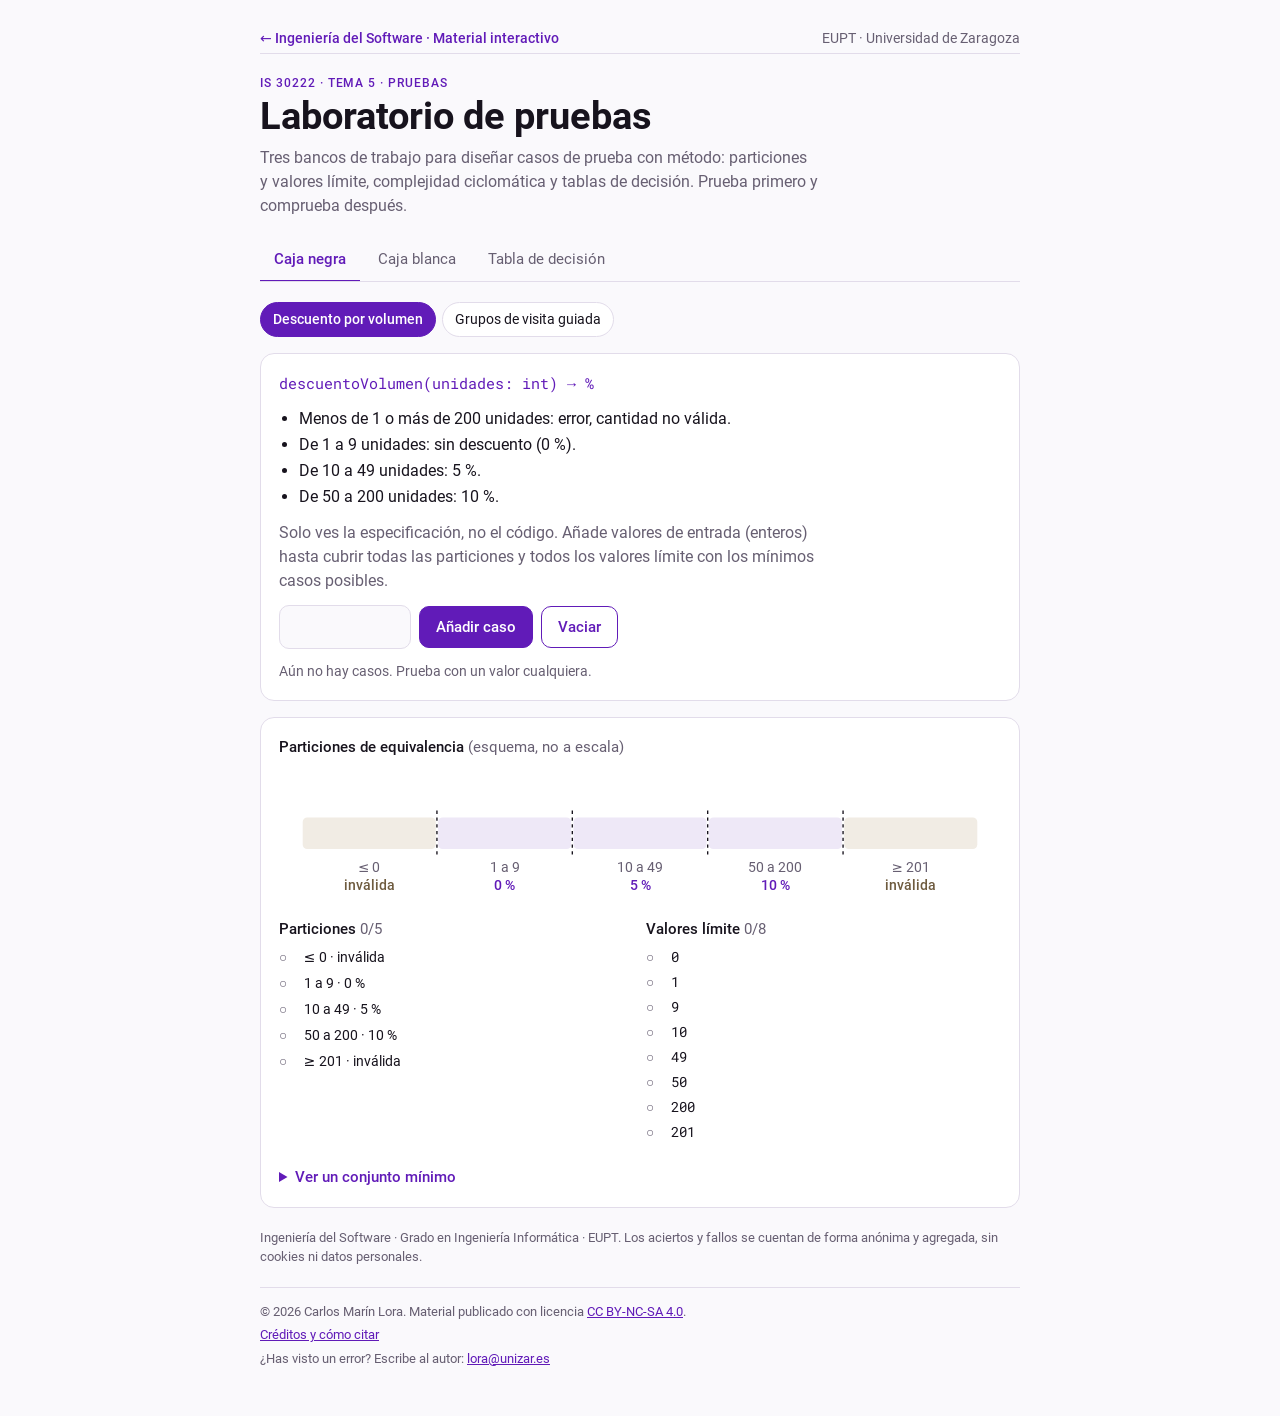
<file: t5-laboratorio-pruebas.html>
<!doctype html>
<html lang="es">
<head>
<meta charset="utf-8">
<meta name="viewport" content="width=device-width, initial-scale=1, viewport-fit=cover">
<title>Laboratorio de pruebas · IS 30222</title>
<meta name="description" content="Particiones y valores límite, complejidad ciclomática y tablas de decisión.">
<meta name="author" content="Carlos Marín Lora">
<link rel="license" href="https://creativecommons.org/licenses/by-nc-sa/4.0/">
<link rel="icon" href="assets/favicon.svg" type="image/svg+xml">
<link rel="stylesheet" href="assets/base.css">
<style>
/* Layout: una columna con tres pestañas (caja negra, caja blanca, tabla de decisión); cada una es un banco de trabajo con enunciado, zona de trabajo y comprobación */
:root{
  --bg:#FAF9FC; --surface:#FFFFFF; --fg:#17131D; --muted:#675F72; --line:#E2DCEA;
  --plum:#611BB8; --on-plum:#FFFFFF; --tint:#EEE8F7;
  --ok:#1D7148; --ok-bg:#E4F3EA; --ko:#B3261E; --ko-bg:#FBE9E7; --inv:#F1ECE4; --inv-fg:#6E5B3F;
  --font:'Roboto',system-ui,-apple-system,'Segoe UI',sans-serif;
  --mono:'Roboto Mono',ui-monospace,Menlo,Consolas,monospace;
}
@media (prefers-color-scheme: dark){:root:not([data-theme="light"]){
  --bg:#131017; --surface:#1C1822; --fg:#ECE8F2; --muted:#A49CAF; --line:#342D3E;
  --plum:#B892F2; --on-plum:#160F20; --tint:#2A2137;
  --ok:#7DD8A8; --ok-bg:#15301F; --ko:#F39A92; --ko-bg:#3B1B19; --inv:#2E2820; --inv-fg:#D7BE95; color-scheme:dark}}
:root[data-theme="dark"]{
  --bg:#131017; --surface:#1C1822; --fg:#ECE8F2; --muted:#A49CAF; --line:#342D3E;
  --plum:#B892F2; --on-plum:#160F20; --tint:#2A2137;
  --ok:#7DD8A8; --ok-bg:#15301F; --ko:#F39A92; --ko-bg:#3B1B19; --inv:#2E2820; --inv-fg:#D7BE95; color-scheme:dark}

body{background:var(--bg);color:var(--fg);font-family:var(--font);font-size:16px;line-height:1.5}
.wrap{max-width:760px;margin:0 auto;padding-block:28px 48px;padding-left:max(16px,env(safe-area-inset-left,0px));padding-right:max(16px,env(safe-area-inset-right,0px));display:flex;flex-direction:column;gap:20px}
.eyebrow{font-size:12px;font-weight:500;letter-spacing:.08em;text-transform:uppercase;color:var(--plum)}
h1{font-size:clamp(28px,6vw,38px);line-height:1.1;margin:4px 0 8px;font-weight:700;text-wrap:balance}
h2{font-size:20px;margin:0;text-wrap:balance}
h3{font-size:15px;margin:0;font-weight:500}
.intro,.muted{color:var(--muted);margin:0;max-width:62ch}
code,.mono{font-family:var(--mono)}
p code{font-size:.9em;background:var(--tint);padding:1px 5px;border-radius:4px}

.tabs{display:flex;gap:4px;border-bottom:1px solid var(--line);overflow-x:auto}
.tabs button{font:inherit;font-size:15px;padding:10px 14px;border:0;background:none;color:var(--muted);cursor:pointer;border-bottom:2px solid transparent;margin-bottom:-1px;white-space:nowrap}
.tabs button[aria-selected="true"]{color:var(--plum);border-bottom-color:var(--plum);font-weight:500}
.panel{display:flex;flex-direction:column;gap:16px}

.card{background:var(--surface);border:1px solid var(--line);border-radius:14px;padding:18px;display:flex;flex-direction:column;gap:12px;min-width:0}
.sig{font-family:var(--mono);font-size:15px;color:var(--plum);overflow-x:auto}
.rules{margin:0;padding-left:20px;display:flex;flex-direction:column;gap:2px}
.pick{display:flex;gap:6px;flex-wrap:wrap}
.pick button{font:inherit;font-size:14px;padding:6px 12px;border-radius:999px;border:1px solid var(--line);background:var(--surface);color:var(--fg);cursor:pointer}
.pick button[aria-pressed="true"]{background:var(--plum);border-color:var(--plum);color:var(--on-plum);font-weight:500}

.add{display:flex;gap:8px;flex-wrap:wrap;align-items:center}
input[type=number]{font:inherit;font-family:var(--mono);font-size:16px;width:110px;padding:9px 10px;border-radius:10px;border:1px solid var(--line);background:var(--bg);color:var(--fg)}
.btn{font:inherit;font-size:15px;font-weight:500;padding:9px 16px;border-radius:10px;border:1px solid var(--plum);background:var(--plum);color:var(--on-plum);cursor:pointer}
.btn.ghost{background:transparent;color:var(--plum)}
button:focus-visible,input:focus-visible{outline:2px solid var(--plum);outline-offset:2px}
.chips{display:flex;gap:6px;flex-wrap:wrap}
.chip{font-family:var(--mono);font-size:13px;padding:5px 6px 5px 10px;border-radius:8px;background:var(--tint);display:inline-flex;align-items:center;gap:6px}
.chip.bad{background:var(--inv);color:var(--inv-fg)}
.chip button{border:0;background:none;color:inherit;cursor:pointer;font-size:15px;line-height:1;padding:0 4px}
.empty{font-size:14px;color:var(--muted)}

.line-wrap{overflow-x:auto}
.line-wrap svg{display:block;width:100%;min-width:520px;height:auto}
svg text{font-family:var(--font)}
.cov{display:grid;grid-template-columns:repeat(auto-fit,minmax(240px,1fr));gap:12px}
.cov ul{list-style:none;margin:6px 0 0;padding:0;display:flex;flex-direction:column;gap:4px;font-size:14px}
.cov li{display:flex;gap:8px;align-items:baseline}
.mark{font-family:var(--mono);font-weight:500;width:1.2em;flex:none}
.hit{color:var(--ok)} .miss{color:var(--muted)}
.count{font-variant-numeric:tabular-nums;color:var(--muted);font-weight:400}

.split{display:grid;grid-template-columns:minmax(0,1.1fr) minmax(0,1fr);gap:16px}
@media (max-width:640px){.split{grid-template-columns:1fr}}
pre.code{margin:0;font-family:var(--mono);font-size:13.5px;line-height:1.7;background:var(--bg);border:1px solid var(--line);border-radius:10px;padding:12px;overflow-x:auto}
pre.code .n{display:inline-block;width:1.6em;color:var(--plum);font-weight:500}
.graph{background:var(--bg);border:1px solid var(--line);border-radius:10px;padding:6px}
.graph svg{display:block;width:100%;max-width:300px;height:auto;margin:0 auto}
.fields{display:flex;gap:12px;flex-wrap:wrap;align-items:flex-end}
.fields label{display:flex;flex-direction:column;gap:4px;font-size:13px;color:var(--muted)}
.fields input{width:84px}
input.ok{border-color:var(--ok);background:var(--ok-bg)} input.ko{border-color:var(--ko);background:var(--ko-bg)}
.fb{font-size:15px;display:flex;flex-direction:column;gap:6px}
.fb .v{font-weight:700}
.fb .v.ok{color:var(--ok)} .fb .v.ko{color:var(--ko)}
.paths{margin:0;padding-left:20px;font-family:var(--mono);font-size:14px}
details summary{cursor:pointer;color:var(--plum);font-weight:500;font-size:15px}
details .muted{margin-top:6px}

.dt-wrap{overflow-x:auto}
table.dt{border-collapse:collapse;font-size:14px;font-variant-numeric:tabular-nums}
.dt th,.dt td{border:1px solid var(--line);padding:7px 9px;text-align:center}
.dt th:first-child,.dt td:first-child{text-align:left;white-space:nowrap}
.dt thead th{color:var(--muted);font-weight:500;font-size:13px}
.dt td.y{color:var(--fg);font-weight:500} .dt td.n{color:var(--muted)}
.dt tr.act td{background:var(--tint)}
.cell{font:inherit;font-size:14px;font-weight:500;min-width:44px;padding:5px 6px;border-radius:7px;border:1px dashed var(--plum);background:var(--surface);color:var(--plum);cursor:pointer}
.cell.set{border-style:solid}
.cell.ok{border-color:var(--ok);background:var(--ok-bg);color:var(--ok)}
.cell.ko{border-color:var(--ko);background:var(--ko-bg);color:var(--ko)}
.foot{font-size:13px;color:var(--muted);margin:0}
</style>
</head>
<body>
<div class="wrap">
  <nav class="site" aria-label="Navegación"><a href="index.html">← Ingeniería del Software · Material interactivo</a><span>EUPT · Universidad de Zaragoza</span></nav>
  <header>
    <div class="eyebrow">IS 30222 · Tema 5 · Pruebas</div>
    <h1>Laboratorio de pruebas</h1>
    <p class="intro">Tres bancos de trabajo para diseñar casos de prueba con método: particiones y valores límite, complejidad ciclomática y tablas de decisión. Prueba primero y comprueba después.</p>
  </header>

  <div class="tabs" role="tablist" aria-label="Técnica">
    <button role="tab" id="tab-negra" aria-controls="p-negra" aria-selected="true">Caja negra</button>
    <button role="tab" id="tab-blanca" aria-controls="p-blanca" aria-selected="false">Caja blanca</button>
    <button role="tab" id="tab-decision" aria-controls="p-decision" aria-selected="false">Tabla de decisión</button>
  </div>

  <!-- ============ CAJA NEGRA ============ -->
  <section class="panel" id="p-negra" role="tabpanel" aria-labelledby="tab-negra">
    <div class="pick" id="spec-pick" role="group" aria-label="Función a probar"></div>
    <div class="card">
      <div class="sig" id="spec-sig"></div>
      <ul class="rules" id="spec-rules"></ul>
      <p class="muted">Solo ves la especificación, no el código. Añade valores de entrada (enteros) hasta cubrir todas las particiones y todos los valores límite con los mínimos casos posibles.</p>
      <div class="add">
        <input type="number" id="val" step="1" inputmode="numeric" aria-label="Valor de entrada">
        <button type="button" class="btn" id="add">Añadir caso</button>
        <button type="button" class="btn ghost" id="reset-n">Vaciar</button>
      </div>
      <div class="chips" id="chips"></div>
    </div>
    <div class="card">
      <h3>Particiones de equivalencia <span class="count">(esquema, no a escala)</span></h3>
      <div class="line-wrap"><svg id="nline" viewBox="0 0 640 120" role="img" aria-label="Particiones y casos añadidos"></svg></div>
      <div class="cov">
        <div><h3>Particiones <span class="count" id="pc"></span></h3><ul id="plist"></ul></div>
        <div><h3>Valores límite <span class="count" id="bc"></span></h3><ul id="blist"></ul></div>
      </div>
      <div class="fb" id="nfb"></div>
      <details id="nsol"><summary>Ver un conjunto mínimo</summary><p class="muted" id="nsoltxt"></p></details>
    </div>
  </section>

  <!-- ============ CAJA BLANCA ============ -->
  <section class="panel" id="p-blanca" role="tabpanel" aria-labelledby="tab-blanca" hidden>
    <div class="pick" id="snip-pick" role="group" aria-label="Fragmento"></div>
    <div class="card">
      <div class="sig" id="snip-sig"></div>
      <div class="split">
        <pre class="code" id="snip-code"></pre>
        <div class="graph"><svg id="cfg" role="img" aria-label="Grafo de flujo"></svg></div>
      </div>
      <p class="muted">Cada letra es un nodo del grafo de flujo (un bloque de sentencias o una decisión). Cuenta y calcula.</p>
      <div class="fields">
        <label for="fN">Nodos (N)<input type="number" id="fN" min="0" inputmode="numeric"></label>
        <label for="fE">Aristas (E)<input type="number" id="fE" min="0" inputmode="numeric"></label>
        <label for="fV">V(G)<input type="number" id="fV" min="0" inputmode="numeric"></label>
        <button type="button" class="btn" id="checkB">Comprobar</button>
      </div>
      <div class="fb" id="bfb"></div>
      <details><summary>Recordatorio de fórmulas</summary>
        <p class="muted">V(G) = E − N + 2. Equivale a P + 1, donde P es el número de decisiones simples (if, while, for, cada rama de un else if). V(G) es el número de caminos independientes, es decir, el mínimo de casos para recorrer un conjunto básico de caminos.</p>
      </details>
    </div>
  </section>

  <!-- ============ TABLA DE DECISIÓN ============ -->
  <section class="panel" id="p-decision" role="tabpanel" aria-labelledby="tab-decision" hidden>
    <div class="card">
      <h2>Reserva de un punto de recarga</h2>
      <p class="muted">Regla de negocio: <strong>se puede reservar</strong> el punto si es hora valle, o si el usuario es abonado y la batería de su vehículo está por debajo del 20 %.</p>
      <p class="muted">Rellena la fila de acción de cada regla (toca para alternar entre Sí y No) y comprueba.</p>
      <div class="dt-wrap"><table class="dt" id="dt"></table></div>
      <div class="add"><button type="button" class="btn" id="checkD">Comprobar</button><button type="button" class="btn ghost" id="resetD">Borrar</button></div>
      <div class="fb" id="dfb"></div>
    </div>
    <div class="card" id="dsimp" hidden>
      <h3>Tabla simplificada</h3>
      <p class="muted">Cuando una condición no cambia el resultado se marca con un guion y varias reglas se funden en una. Las 8 combinaciones quedan en 4 reglas, y cada una es un caso de prueba.</p>
      <div class="dt-wrap"><table class="dt">
        <thead><tr><th>Condición</th><th>R1</th><th>R2</th><th>R3</th><th>R4</th></tr></thead>
        <tbody>
          <tr><td>Hora valle</td><td class="y">S</td><td class="n">N</td><td class="n">N</td><td class="n">N</td></tr>
          <tr><td>Abonado</td><td>–</td><td class="y">S</td><td class="y">S</td><td class="n">N</td></tr>
          <tr><td>Batería &lt; 20 %</td><td>–</td><td class="y">S</td><td class="n">N</td><td>–</td></tr>
          <tr class="act"><td><strong>Puede reservar</strong></td><td><strong>Sí</strong></td><td><strong>Sí</strong></td><td>No</td><td>No</td></tr>
        </tbody></table></div>
    </div>
  </section>

  <p class="foot">Ingeniería del Software · Grado en Ingeniería Informática · EUPT. Los aciertos y fallos se cuentan de forma anónima y agregada, sin cookies ni datos personales.</p>
  <footer class="site"><p>© 2026 Carlos Marín Lora. Material publicado con licencia <a href="https://creativecommons.org/licenses/by-nc-sa/4.0/deed.es" rel="license">CC BY-NC-SA 4.0</a>.</p><p><a href="index.html#creditos">Créditos y cómo citar</a></p></footer>
</div>

<script src="assets/metricas.js"></script>
<script>
/* ---------- Pestañas ---------- */
const TABS=['negra','blanca','decision'];
function showTab(t){
  TABS.forEach(x=>{
    document.getElementById('tab-'+x).setAttribute('aria-selected',x===t);
    document.getElementById('p-'+x).hidden = x!==t;
  });
}
TABS.forEach(t=>document.getElementById('tab-'+t).addEventListener('click',()=>showTab(t)));
const h=(location.hash||'').slice(1); if(TABS.includes(h)) showTab(h);

/* ---------- CAJA NEGRA ---------- */
const SPECS={
  desc:{label:'Descuento por volumen', sig:'descuentoVolumen(unidades: int) → %',
    rules:['Menos de 1 o más de 200 unidades: error, cantidad no válida.','De 1 a 9 unidades: sin descuento (0 %).','De 10 a 49 unidades: 5 %.','De 50 a 200 unidades: 10 %.'],
    parts:[{lo:-Infinity,hi:0,out:'error',inv:true},{lo:1,hi:9,out:'0 %'},{lo:10,hi:49,out:'5 %'},{lo:50,hi:200,out:'10 %'},{lo:201,hi:Infinity,out:'error',inv:true}],
    sol:'Límites: 0, 1, 9, 10, 49, 50, 200 y 201. Esos ocho valores ya cubren las cinco particiones, así que un representante central (por ejemplo 30) es opcional.'},
  guia:{label:'Grupos de visita guiada', sig:'guiasNecesarios(personas: int) → int',
    rules:['Menos de 4 o más de 25 personas: error, grupo no admitido.','De 4 a 14 personas: 1 guía.','De 15 a 25 personas: 2 guías.'],
    parts:[{lo:-Infinity,hi:3,out:'error',inv:true},{lo:4,hi:14,out:'1 guía'},{lo:15,hi:25,out:'2 guías'},{lo:26,hi:Infinity,out:'error',inv:true}],
    sol:'Límites: 3, 4, 14, 15, 25 y 26. Con esos seis valores se cubren también las cuatro particiones.'}
};
let spec='desc', vals=[];
function bounds(s){ const b=[]; s.parts.forEach(p=>{ if(isFinite(p.lo)) b.push(p.lo); if(isFinite(p.hi)) b.push(p.hi); }); return [...new Set(b)].sort((a,b)=>a-b); }
function partOf(s,v){ return s.parts.findIndex(p=>v>=p.lo&&v<=p.hi); }
function rangeTxt(p){ return !isFinite(p.lo)?`≤ ${p.hi}`:!isFinite(p.hi)?`≥ ${p.lo}`:`${p.lo} a ${p.hi}`; }

document.getElementById('spec-pick').innerHTML=Object.entries(SPECS).map(([k,s])=>`<button type="button" data-k="${k}" aria-pressed="${k===spec}">${s.label}</button>`).join('');
document.querySelectorAll('#spec-pick button').forEach(b=>b.addEventListener('click',()=>{
  spec=b.dataset.k; vals=[];
  document.querySelectorAll('#spec-pick button').forEach(x=>x.setAttribute('aria-pressed',x===b));
  document.getElementById('nsol').open=false; renderN();
}));
function addVal(){
  const inp=document.getElementById('val'); const v=parseInt(inp.value,10);
  if(Number.isNaN(v)) return;
  if(!vals.includes(v)) vals.push(v);
  vals.sort((a,b)=>a-b); inp.value=''; inp.focus(); renderN();
}
document.getElementById('add').addEventListener('click',addVal);
document.getElementById('val').addEventListener('keydown',e=>{ if(e.key==='Enter'){e.preventDefault();addVal();} });
document.getElementById('reset-n').addEventListener('click',()=>{vals=[];renderN();});

function renderN(){
  const s=SPECS[spec], B=bounds(s);
  document.getElementById('spec-sig').textContent=s.sig;
  document.getElementById('spec-rules').innerHTML=s.rules.map(r=>`<li>${r}</li>`).join('');
  const chips=document.getElementById('chips');
  chips.innerHTML = vals.length ? vals.map(v=>{ const p=s.parts[partOf(s,v)];
    return `<span class="chip${p.inv?' bad':''}">${v} → ${p.out}<button type="button" aria-label="Quitar ${v}" data-v="${v}">×</button></span>`; }).join('')
    : '<span class="empty">Aún no hay casos. Prueba con un valor cualquiera.</span>';
  chips.querySelectorAll('button').forEach(b=>b.addEventListener('click',()=>{vals=vals.filter(x=>x!==+b.dataset.v);renderN();}));

  // Recta esquemática: segmentos de igual ancho por partición
  const W=640, x0=20, x1=620, n=s.parts.length, seg=(x1-x0)/n, y=56;
  let svg='';
  s.parts.forEach((p,i)=>{
    const a=x0+i*seg;
    svg+=`<rect x="${a+1}" y="${y-14}" width="${seg-2}" height="28" rx="4" fill="${p.inv?'var(--inv)':'var(--tint)'}"/>`;
    svg+=`<text x="${a+seg/2}" y="${y+34}" text-anchor="middle" font-size="12" fill="var(--muted)">${rangeTxt(p)}</text>`;
    svg+=`<text x="${a+seg/2}" y="${y+50}" text-anchor="middle" font-size="12" font-weight="500" fill="${p.inv?'var(--inv-fg)':'var(--plum)'}">${p.inv?'inválida':p.out}</text>`;
    if(i>0) svg+=`<line x1="${a}" y1="${y-20}" x2="${a}" y2="${y+20}" stroke="var(--fg)" stroke-width="1.2" stroke-dasharray="3 3"/>`;
  });
  const pos=v=>{ const i=partOf(s,v), p=s.parts[i], a=x0+i*seg, pad=14;
    let f; if(!isFinite(p.lo)) f = 1 - Math.min(1,(p.hi-v)/ (Math.abs(p.hi)+10||10));
    else if(!isFinite(p.hi)) f = Math.min(1,(v-p.lo)/(Math.abs(p.lo)+10||10));
    else f = p.hi===p.lo?0.5:(v-p.lo)/(p.hi-p.lo);
    return a+pad+f*(seg-2*pad); };
  vals.forEach((v,k)=>{ const cx=pos(v), isB=B.includes(v), ty=(k%2?y-24:y-30);
    svg+=`<circle cx="${cx}" cy="${y}" r="5.5" fill="${isB?'var(--plum)':'var(--surface)'}" stroke="var(--plum)" stroke-width="2"/>`;
    svg+=`<text x="${cx}" y="${ty}" text-anchor="middle" font-size="11" fill="var(--fg)" class="mono">${v}</text>`; });
  document.getElementById('nline').innerHTML=svg;

  const pHit=s.parts.map((p,i)=>vals.some(v=>partOf(s,v)===i));
  const bHit=B.map(b=>vals.includes(b));
  document.getElementById('plist').innerHTML=s.parts.map((p,i)=>`<li><span class="mark ${pHit[i]?'hit':'miss'}">${pHit[i]?'✓':'○'}</span><span>${rangeTxt(p)} · ${p.inv?'inválida':p.out}</span></li>`).join('');
  document.getElementById('blist').innerHTML=B.map((b,i)=>`<li><span class="mark ${bHit[i]?'hit':'miss'}">${bHit[i]?'✓':'○'}</span><span class="mono">${b}</span></li>`).join('');
  const np=pHit.filter(Boolean).length, nb=bHit.filter(Boolean).length;
  document.getElementById('pc').textContent=`${np}/${s.parts.length}`;
  document.getElementById('bc').textContent=`${nb}/${B.length}`;
  const extra=vals.filter(v=>!B.includes(v));
  const redund=extra.filter(v=>vals.some(w=>w!==v&&partOf(s,w)===partOf(s,v)));
  let msg='';
  if(!vals.length) msg='';
  else if(np===s.parts.length&&nb===B.length&&(window.isMetric&&isMetric('t5','negra',spec,true),true)) msg=`<span class="v ok">Cobertura completa con ${vals.length} casos.</span>`+(redund.length?`<span>Te sobran ${redund.join(', ')}: su partición ya estaba cubierta por otro valor.</span>`:'<span>Sin casos redundantes.</span>');
  else if(np===s.parts.length) msg=`<span class="v ko">Particiones cubiertas, pero faltan valores límite.</span><span>Los fallos se esconden en los bordes: prueba justo en cada extremo y justo fuera.</span>`;
  else msg=`<span>Llevas ${np} de ${s.parts.length} particiones${s.parts.some((p,i)=>p.inv&&!pHit[i])?'. No olvides las inválidas: también hay que probar que el sistema rechaza lo que debe.':'.'}</span>`;
  document.getElementById('nfb').innerHTML=msg;
  document.getElementById('nsoltxt').textContent=s.sol;
}
renderN();

/* ---------- CAJA BLANCA ---------- */
const SNIPS={
  s1:{label:'Bucle', sig:'precioCesta(cesta, socio)',
    code:[['A','total = 0; i = 0'],['A','if (socio)'],['B','    desc = 0.10'],['','else'],['C','    desc = 0'],['D','while (i < cesta.n)'],['E','    total += cesta.precio[i] * (1 - desc); i++'],['F','return total']],
    nodes:{A:[130,28],B:[70,90],C:[190,90],D:[130,152],E:[205,215],F:[60,215]},
    edges:[['A','B'],['A','C'],['B','D'],['C','D'],['D','E',14],['E','D',14],['D','F']],
    vb:[260,248], P:2, paths:['A B D F','A C D F','A B D E D F']},
  s2:{label:'Else if', sig:'avisarEstado(t, sensores)',
    code:[['A','if (t < 0)'],['B','    estado = HELADA'],['C','else if (t > 35)'],['D','    estado = CALOR'],['','else'],['E','    estado = NORMAL'],['F','for (s : sensores)'],['G','    s.avisar(estado)'],['H','return']],
    nodes:{A:[130,28],B:[55,95],C:[195,95],D:[150,160],E:[235,160],F:[130,225],G:[215,285],H:[55,285]},
    edges:[['A','B'],['A','C'],['C','D'],['C','E'],['B','F'],['D','F'],['E','F'],['F','G',14],['G','F',14],['F','H']],
    vb:[270,316], P:3, paths:['A B F H','A C D F H','A C E F H','A B F G F H']},
  s3:{label:'Anidado', sig:'descuento(pedido, cliente)',
    code:[['A','if (pedido.unidades >= 10)'],['B','    if (cliente.esSocio)'],['C','        d = 0.15'],['','    else'],['D','        d = 0.05'],['','else'],['E','    d = 0'],['F','return pedido.precio * (1 - d)']],
    nodes:{A:[130,28],B:[80,95],E:[205,130],C:[40,165],D:[125,165],F:[130,235]},
    edges:[['A','B'],['A','E'],['B','C'],['B','D'],['C','F'],['D','F'],['E','F']],
    vb:[260,266], P:2, paths:['A B C F','A B D F','A E F']}
};
let snip='s1';
document.getElementById('snip-pick').innerHTML=Object.entries(SNIPS).map(([k,s])=>`<button type="button" data-k="${k}" aria-pressed="${k===snip}">${s.label}</button>`).join('');
document.querySelectorAll('#snip-pick button').forEach(b=>b.addEventListener('click',()=>{
  snip=b.dataset.k; document.querySelectorAll('#snip-pick button').forEach(x=>x.setAttribute('aria-pressed',x===b)); renderB();
}));
function edgeSvg(a,b,off){
  const r=15, mx=(a[0]+b[0])/2, my=(a[1]+b[1])/2, dx=b[0]-a[0], dy=b[1]-a[1], L=Math.hypot(dx,dy);
  const cx=mx+(-dy/L)*(off||0), cy=my+(dx/L)*(off||0);
  const u=(px,py,qx,qy)=>{const l=Math.hypot(qx-px,qy-py);return [(qx-px)/l,(qy-py)/l];};
  const s=u(a[0],a[1],cx,cy), e=u(b[0],b[1],cx,cy);
  const sx=a[0]+s[0]*r, sy=a[1]+s[1]*r, ex=b[0]+e[0]*r, ey=b[1]+e[1]*r;
  const d=u(cx,cy,ex,ey), n=[-d[1],d[0]];
  const ax=ex-d[0]*9, ay=ey-d[1]*9;
  return `<path d="M${sx.toFixed(1)},${sy.toFixed(1)} Q${cx.toFixed(1)},${cy.toFixed(1)} ${ex.toFixed(1)},${ey.toFixed(1)}" fill="none" stroke="var(--muted)" stroke-width="1.4"/>
    <polygon points="${ex.toFixed(1)},${ey.toFixed(1)} ${(ax+n[0]*4.5).toFixed(1)},${(ay+n[1]*4.5).toFixed(1)} ${(ax-n[0]*4.5).toFixed(1)},${(ay-n[1]*4.5).toFixed(1)}" fill="var(--muted)"/>`;
}
function renderB(){
  const s=SNIPS[snip];
  document.getElementById('snip-sig').textContent=s.sig;
  document.getElementById('snip-code').innerHTML=s.code.map(([n,t])=>`<span class="n">${n}</span>${t.replace(/&/g,'&amp;').replace(/</g,'&lt;')}`).join('\n');
  const g=document.getElementById('cfg');
  g.setAttribute('viewBox',`0 0 ${s.vb[0]} ${s.vb[1]}`);
  let svg=s.edges.map(([a,b,o])=>edgeSvg(s.nodes[a],s.nodes[b],o)).join('');
  svg+=Object.entries(s.nodes).map(([k,[x,y]])=>`<circle cx="${x}" cy="${y}" r="14" fill="var(--surface)" stroke="var(--plum)" stroke-width="1.8"/><text x="${x}" y="${y+4.5}" text-anchor="middle" font-size="13" font-weight="500" fill="var(--fg)">${k}</text>`).join('');
  g.innerHTML=svg;
  ['fN','fE','fV'].forEach(id=>{const i=document.getElementById(id); i.value=''; i.className='';});
  document.getElementById('bfb').innerHTML='';
}
document.getElementById('checkB').addEventListener('click',()=>{
  const s=SNIPS[snip], N=Object.keys(s.nodes).length, E=s.edges.length, V=E-N+2;
  const want={fN:N,fE:E,fV:V}; let all=true;
  Object.entries(want).forEach(([id,w])=>{ const i=document.getElementById(id), v=parseInt(i.value,10);
    const ok=v===w; i.className=Number.isNaN(v)?'':(ok?'ok':'ko'); if(!ok) all=false; });
  if(window.isMetric) isMetric('t5','blanca',snip,all,['fN','fE','fV'].filter(id=>document.getElementById(id).className!=='ok').map(id=>id.slice(1)).join('-'));
  const fb=document.getElementById('bfb');
  if(all) fb.innerHTML=`<span class="v ok">Correcto: V(G) = ${E} − ${N} + 2 = ${V}.</span>
    <span>Comprobación cruzada: hay ${s.P} decisiones, y P + 1 = ${s.P+1}. Un conjunto básico de ${V} caminos independientes:</span>
    <ol class="paths">${s.paths.map(p=>`<li>${p}</li>`).join('')}</ol>
    <span class="muted">Cada camino añade al menos una arista que los anteriores no recorrían. Necesitas ${V} casos de prueba para recorrerlos.</span>`;
  else { const hints=[];
    if(parseInt(document.getElementById('fN').value,10)!==N) hints.push('Cuenta los círculos del grafo: cada uno es un nodo.');
    if(parseInt(document.getElementById('fE').value,10)!==E) hints.push('Cuenta las flechas, incluida la que vuelve al inicio del bucle si la hay.');
    if(parseInt(document.getElementById('fV').value,10)!==V) hints.push('Aplica V(G) = E − N + 2 con tus valores, o cuenta las decisiones y suma 1.');
    fb.innerHTML=`<span class="v ko">Revisa los campos en rojo.</span>${hints.map(x=>`<span>${x}</span>`).join('')}`; }
  if(window.isReportLink) fb.insertAdjacentHTML('beforeend',isReportLink('t5','blanca',snip));
});
renderB();

/* ---------- TABLA DE DECISIÓN ---------- */
const COMB=[]; [1,0].forEach(a=>[1,0].forEach(v=>[1,0].forEach(b=>COMB.push([a,v,b]))));
const truth=([a,v,b])=> v || (a&&b);
let act=COMB.map(()=>null);
function renderD(){
  const SN=x=>x?'<td class="y">S</td>':'<td class="n">N</td>';
  document.getElementById('dt').innerHTML=`<thead><tr><th>Condición</th>${COMB.map((_,i)=>`<th>R${i+1}</th>`).join('')}</tr></thead>
   <tbody>
    <tr><td>Abonado</td>${COMB.map(c=>SN(c[0])).join('')}</tr>
    <tr><td>Hora valle</td>${COMB.map(c=>SN(c[1])).join('')}</tr>
    <tr><td>Batería &lt; 20 %</td>${COMB.map(c=>SN(c[2])).join('')}</tr>
    <tr class="act"><td><strong>Puede reservar</strong></td>${COMB.map((c,i)=>`<td><button type="button" class="cell${act[i]===null?'':' set'}" id="cell-${i}" data-i="${i}">${act[i]===null?'?':act[i]?'Sí':'No'}</button></td>`).join('')}</tr>
   </tbody>`;
  document.querySelectorAll('.cell').forEach(b=>b.addEventListener('click',()=>{
    const i=+b.dataset.i; act[i]= act[i]===null?true: act[i]?false:true;
    b.textContent=act[i]?'Sí':'No'; b.className='cell set';
    document.getElementById('dfb').innerHTML='';
  }));
}
document.getElementById('checkD').addEventListener('click',()=>{
  let ok=0, pend=0;
  COMB.forEach((c,i)=>{ const b=document.getElementById('cell-'+i);
    if(act[i]===null){pend++;return;}
    const r=act[i]===!!truth(c); b.classList.add(r?'ok':'ko'); if(r) ok++; });
  if(!pend && window.isMetric) isMetric('t5','decision','reserva',ok===8,`${ok}-de-8`);
  const fb=document.getElementById('dfb');
  if(pend) fb.innerHTML=`<span>Te faltan ${pend} reglas por rellenar.</span>`;
  else if(ok===8){ fb.innerHTML='<span class="v ok">Las 8 reglas son correctas.</span><span>Ahora mira cómo se simplifica la tabla.</span>'; document.getElementById('dsimp').hidden=false; }
  else fb.innerHTML=`<span class="v ko">${ok} de 8 correctas.</span><span>Para cada columna, pregúntate primero si es hora valle; si no lo es, solo se reserva con abonado y batería baja a la vez.</span>`;
  if(!pend) if(window.isReportLink) fb.insertAdjacentHTML('beforeend',isReportLink('t5','decision','reserva'));
});
document.getElementById('resetD').addEventListener('click',()=>{act=COMB.map(()=>null);renderD();document.getElementById('dfb').innerHTML='';document.getElementById('dsimp').hidden=true;});
renderD();
</script>
</body>
</html>
</file>
<file: assets/base.css>
/* Base común de la web: fuentes alojadas en el propio sitio, reset mínimo, navegación y pie */
@font-face{font-family:'Roboto';font-style:normal;font-weight:400;font-display:swap;src:url(fonts/roboto-latin-400-normal.woff2) format('woff2')}
@font-face{font-family:'Roboto';font-style:normal;font-weight:500;font-display:swap;src:url(fonts/roboto-latin-500-normal.woff2) format('woff2')}
@font-face{font-family:'Roboto';font-style:normal;font-weight:700;font-display:swap;src:url(fonts/roboto-latin-700-normal.woff2) format('woff2')}
@font-face{font-family:'Roboto';font-style:italic;font-weight:400;font-display:swap;src:url(fonts/roboto-latin-400-italic.woff2) format('woff2')}
@font-face{font-family:'Roboto';font-style:italic;font-weight:500;font-display:swap;src:url(fonts/roboto-latin-500-italic.woff2) format('woff2')}
@font-face{font-family:'Roboto Mono';font-style:normal;font-weight:400;font-display:swap;src:url(fonts/roboto-mono-latin-400-normal.woff2) format('woff2')}
@font-face{font-family:'Roboto Mono';font-style:normal;font-weight:500;font-display:swap;src:url(fonts/roboto-mono-latin-500-normal.woff2) format('woff2')}

html{-webkit-text-size-adjust:100%}
:root{padding-top:env(safe-area-inset-top,0px);padding-bottom:env(safe-area-inset-bottom,0px)}
body{margin:0}
img{max-width:100%}
[hidden]{display:none!important}

nav.site{display:flex;justify-content:space-between;align-items:center;gap:12px;flex-wrap:wrap;font-size:14px;padding-bottom:4px;border-bottom:1px solid var(--line)}
nav.site a{color:var(--plum);text-decoration:none;font-weight:500}
nav.site a:hover{text-decoration:underline}
nav.site a:focus-visible{outline:2px solid var(--plum);outline-offset:2px;border-radius:4px}
nav.site span{color:var(--muted)}

footer.site{font-size:13px;color:var(--muted);border-top:1px solid var(--line);padding-top:14px;display:flex;flex-direction:column;gap:4px}
footer.site p{margin:0;max-width:70ch}
footer.site a{color:var(--plum)}

.rep-wrap{margin:0}
button.rep{font:inherit;font-size:13px;background:none;border:0;padding:0;color:var(--muted);text-decoration:underline;text-underline-offset:3px;cursor:pointer}
button.rep:hover{color:var(--plum)}
button.rep:focus-visible{outline:2px solid var(--plum);outline-offset:2px;border-radius:4px}
.rep-note{font-size:13px;color:var(--muted)}
</file>
